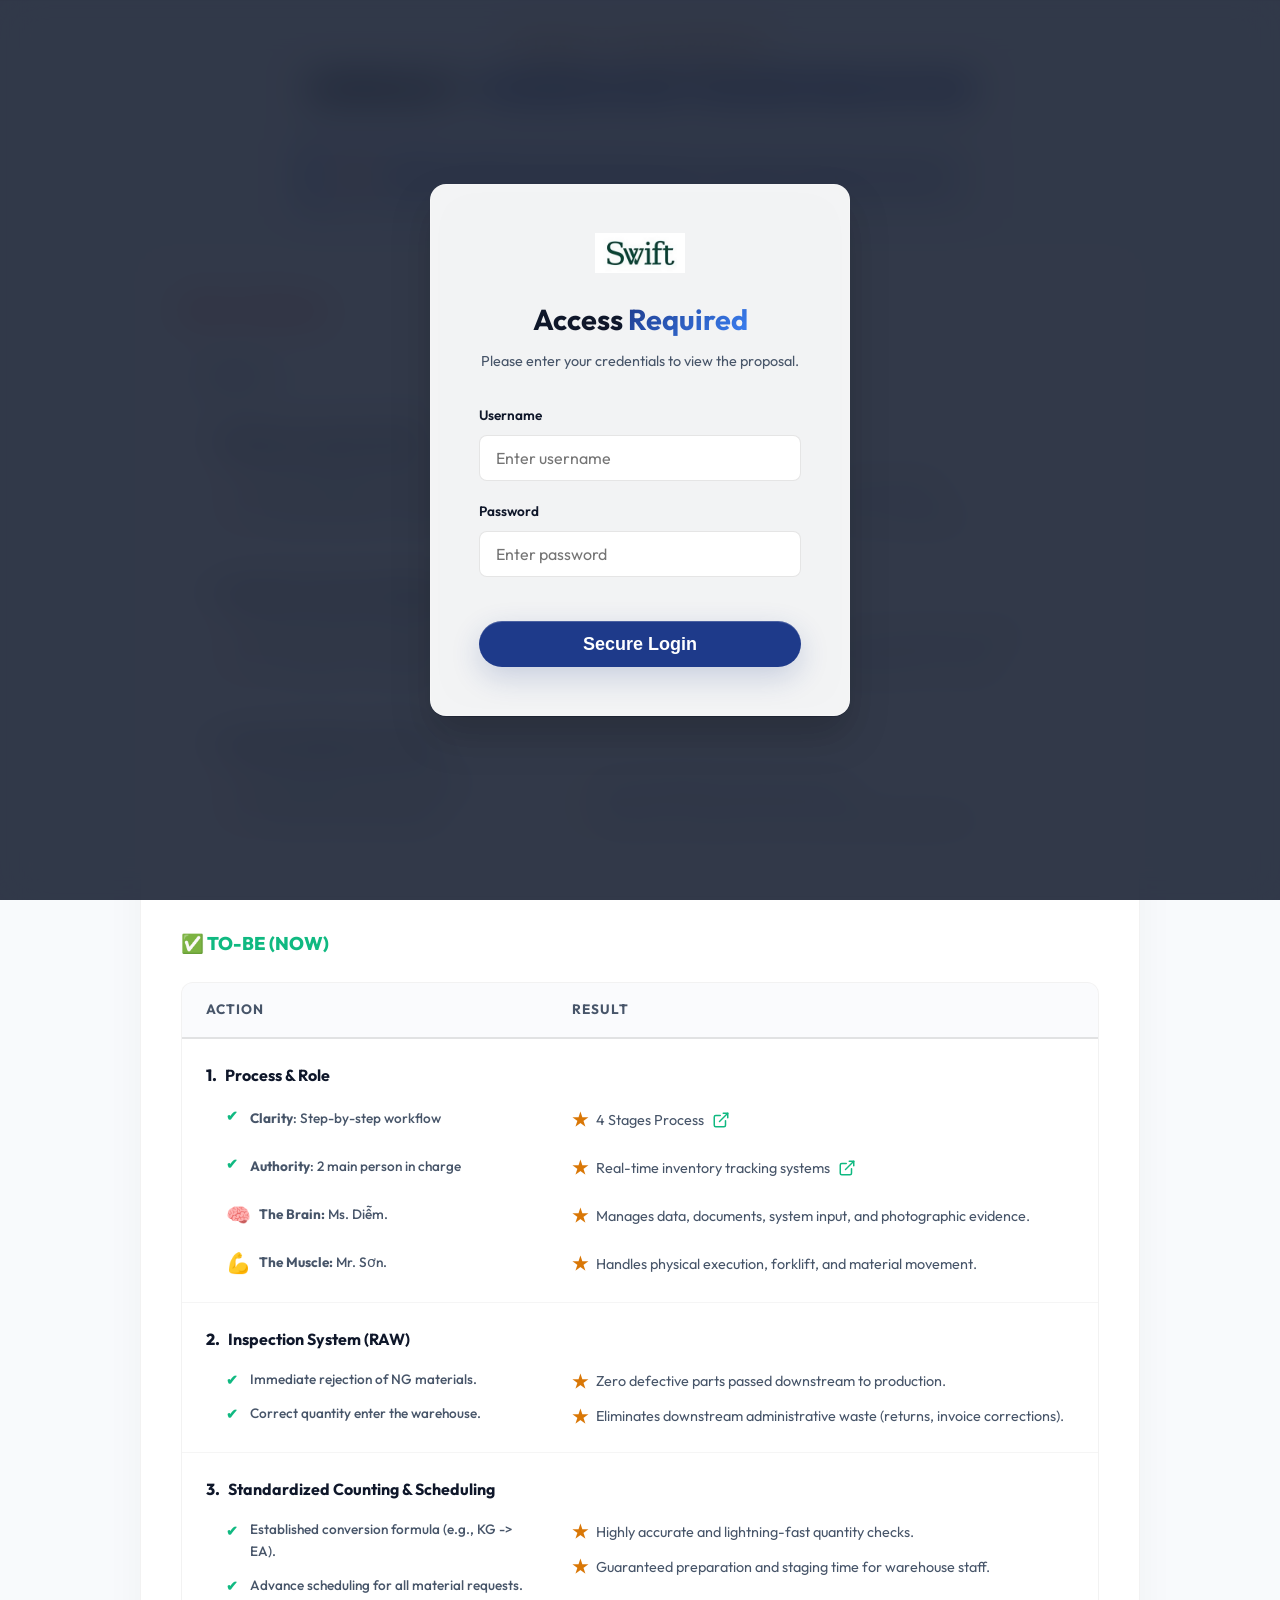
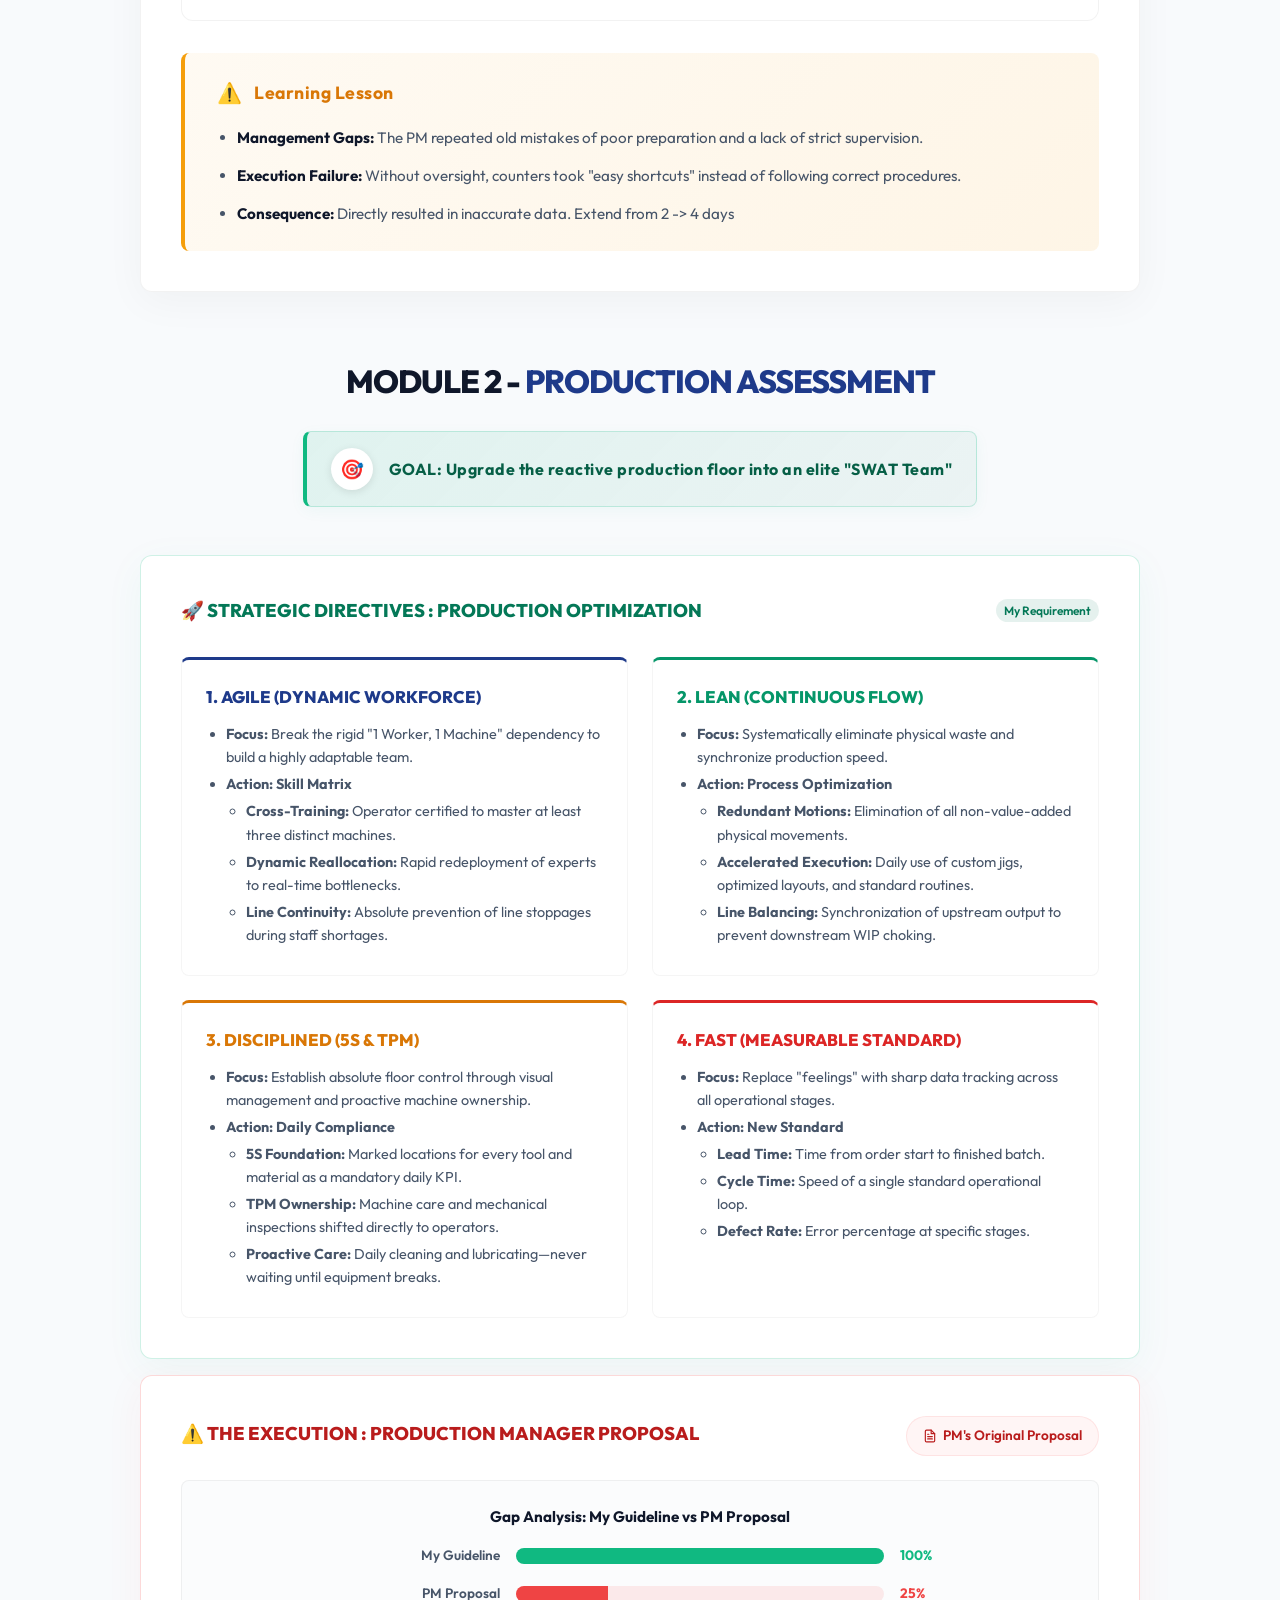
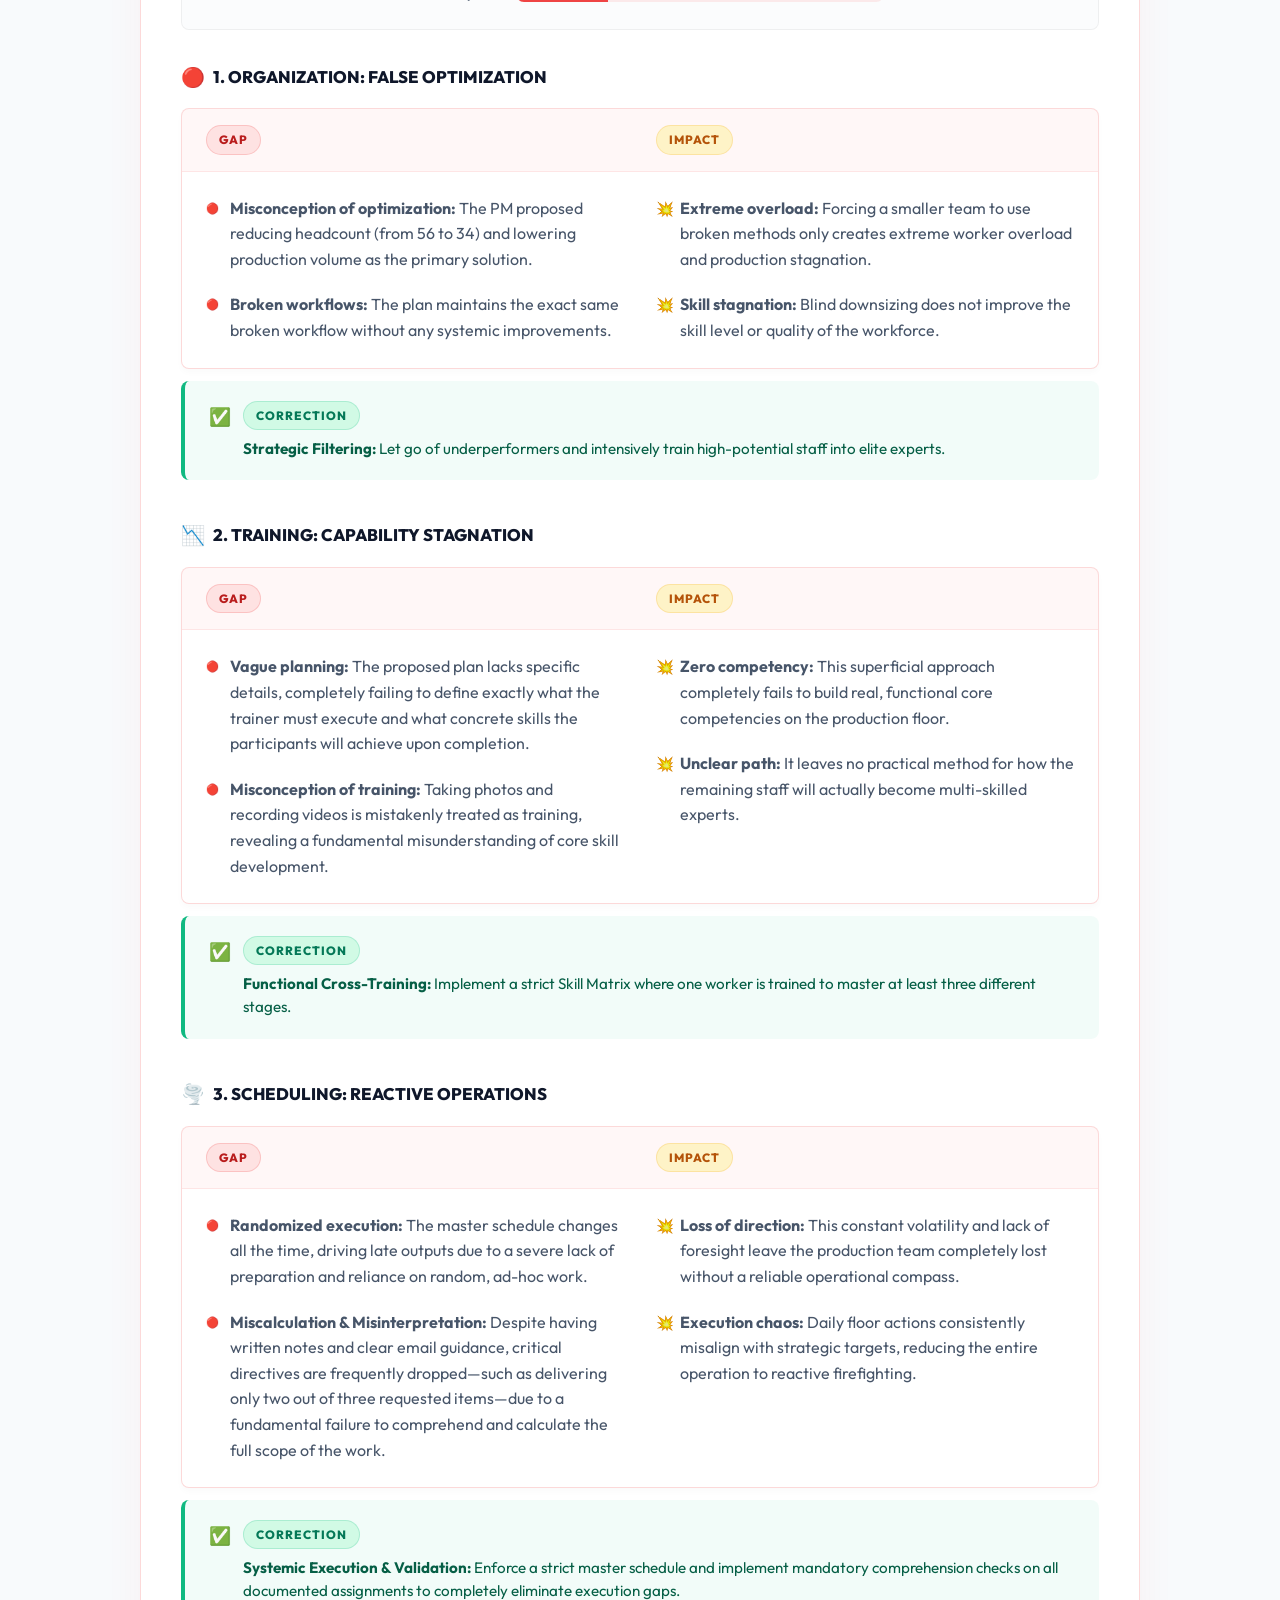
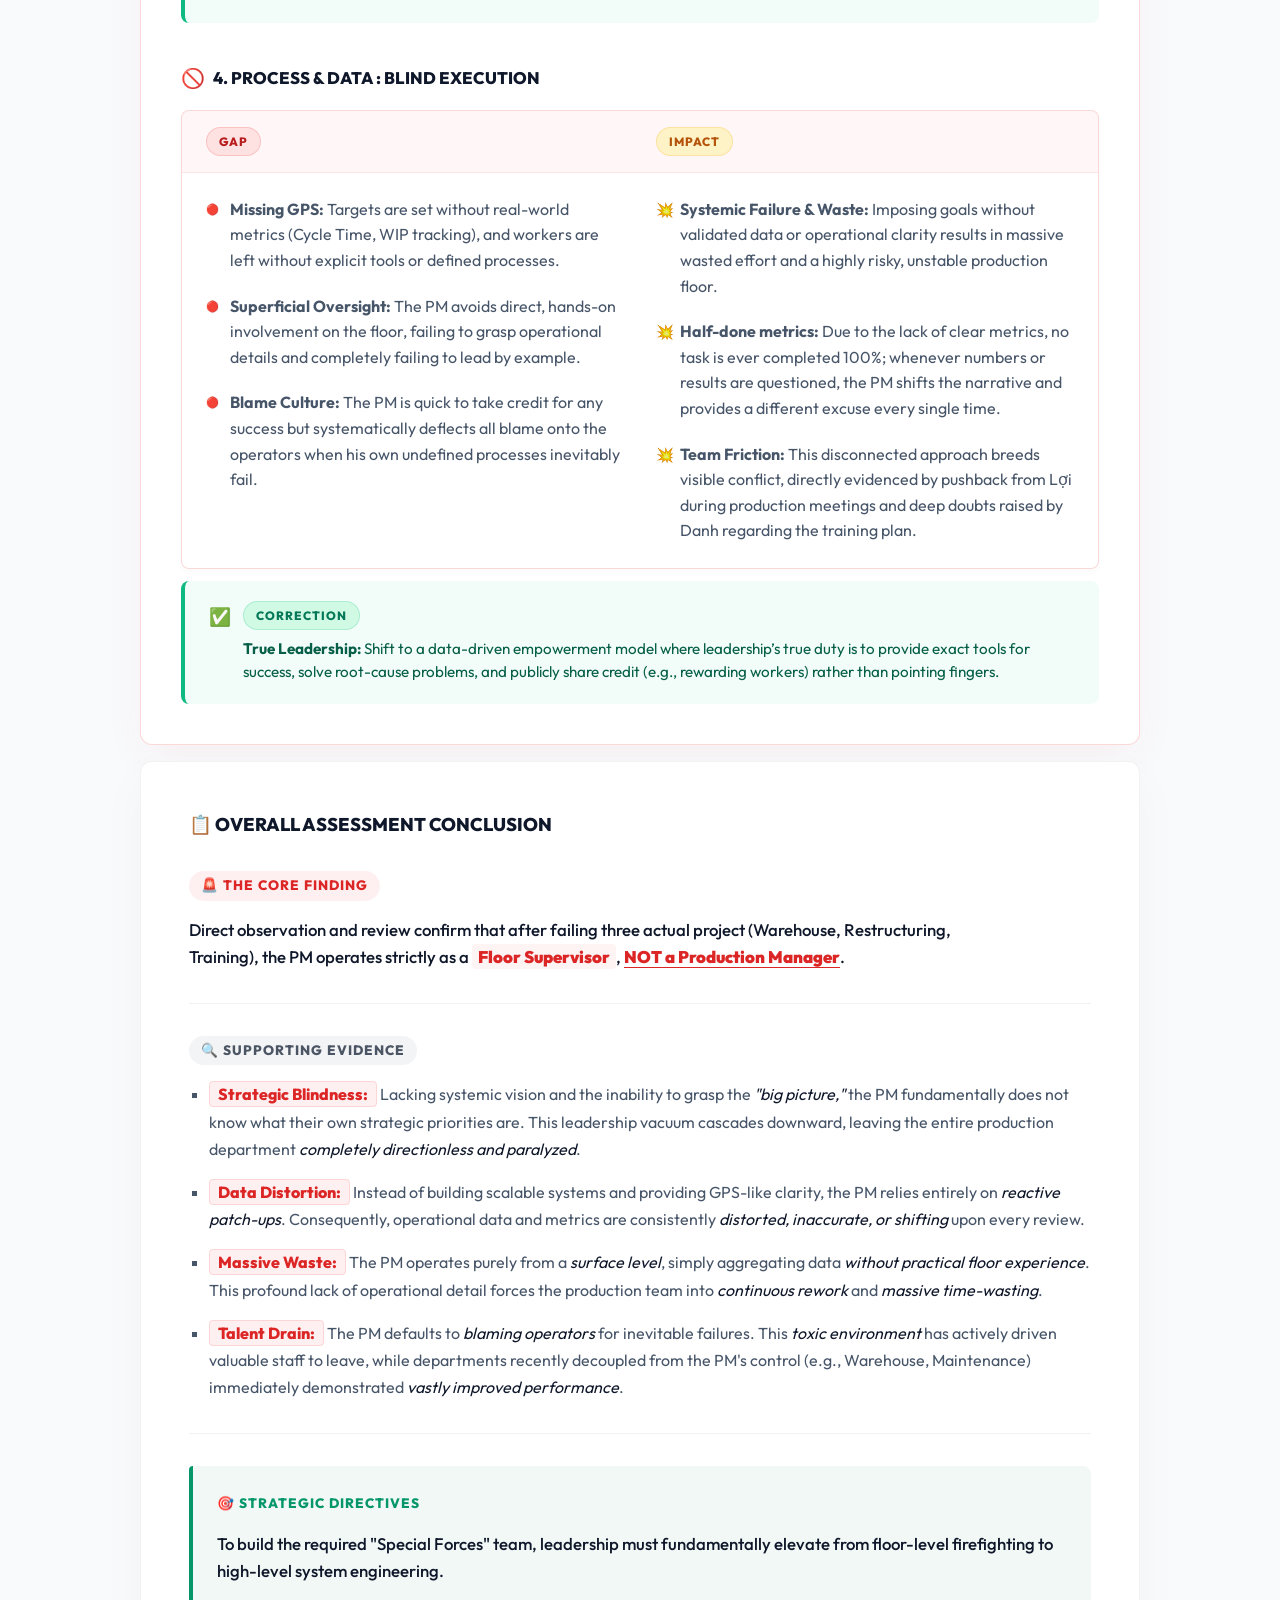
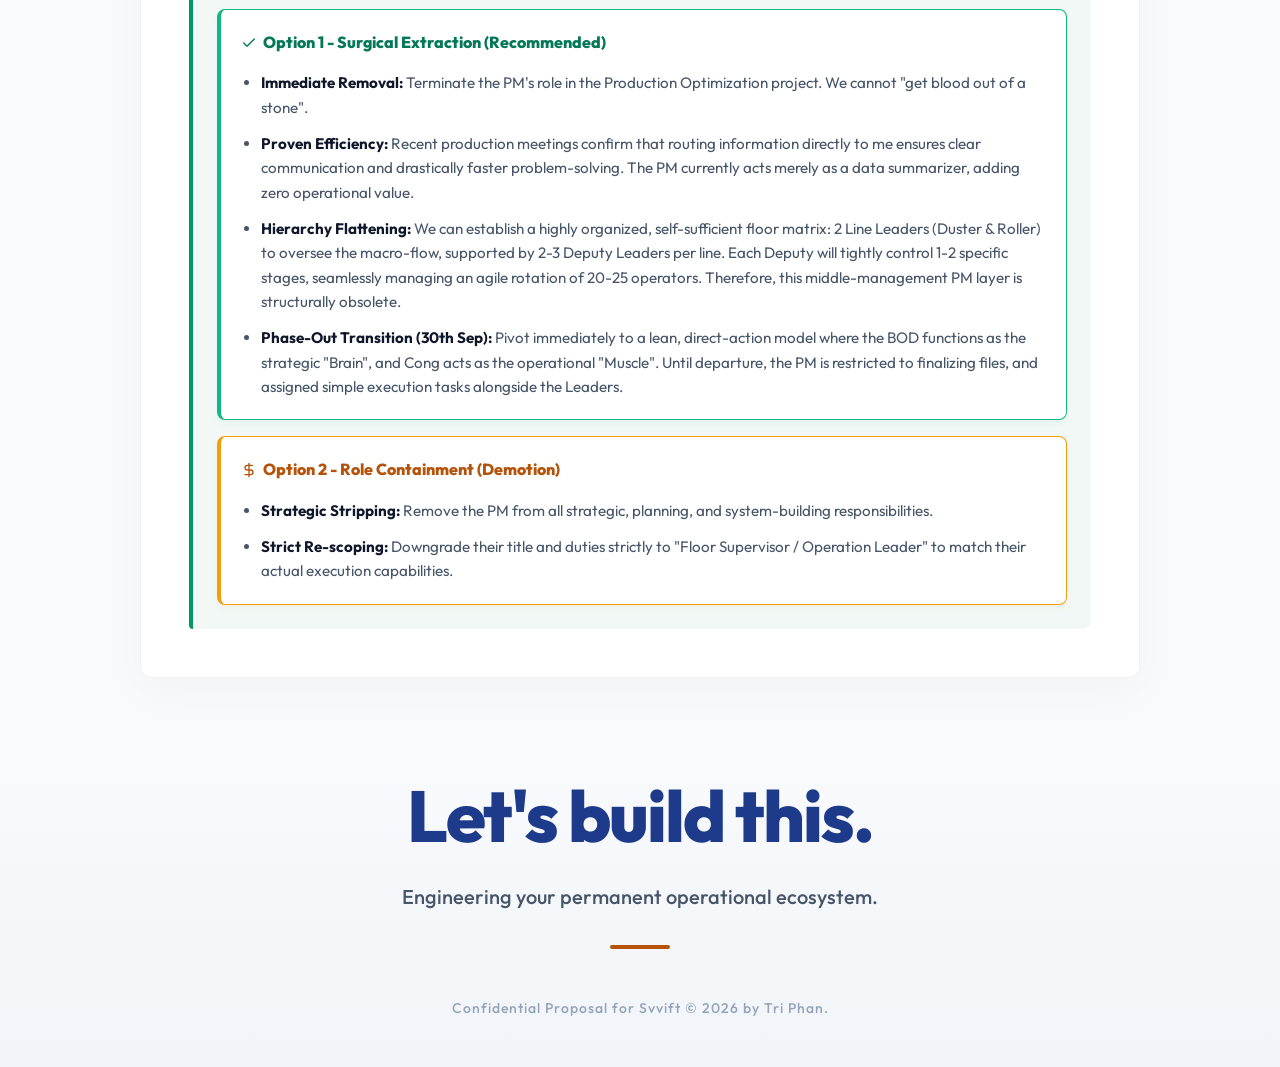
<file: index.html>
<!DOCTYPE html>
<html lang="en">
<head>
    <meta charset="UTF-8">
    <meta name="viewport" content="width=device-width, initial-scale=1.0">
    <title>Svvift Proposal | A Legacy System</title>
    <meta name="description" content="A 3-Phase Adaptive Roadmap and Risk-Free Solution for Svvift. Prepared for Ms. Fay & Mr. Scot.">
    
    <!-- Google Fonts: Outfit -->
    <link rel="preconnect" href="https://fonts.googleapis.com">
    <link rel="preconnect" href="https://fonts.gstatic.com" crossorigin>
    <link href="https://fonts.googleapis.com/css2?family=Outfit:wght@300;400;500;600;700;800&display=swap" rel="stylesheet">
    
    <link rel="stylesheet" href="styles.css">
</head>
<body>
    <!-- Login Overlay -->
    <div id="login-overlay" class="login-overlay">
        <div class="login-card glass-card">
            <div class="login-header">
                <img src="logo.png" alt="Svvift Logo" class="login-logo">
                <h2>Access <span class="gradient-text">Required</span></h2>
                <p>Please enter your credentials to view the proposal.</p>
            </div>
            <form id="login-form">
                <div class="input-group">
                    <label for="username">Username</label>
                    <input type="text" id="username" autocomplete="off" required placeholder="Enter username">
                </div>
                <div class="input-group">
                    <label for="password">Password</label>
                    <input type="password" id="password" required placeholder="Enter password">
                </div>
                <div id="login-error" class="login-error" style="display: none; color: #EF4444; font-size: 0.85rem; margin-top: 0.5rem; text-align: left;">Invalid credentials. Please try again.</div>
                <button type="submit" class="cta-button" style="width: 100%; margin-top: 1.5rem; padding: 0.8rem; border: none; cursor: pointer;">Secure Login</button>
            </form>
        </div>
    </div>
    
    <div id="main-content-wrapper" style="display: none;">
    <!-- Background Elements -->
    <div class="bg-gradient"></div>
    <div class="bg-glow"></div>

    <!-- Navigation -->
    <nav class="navbar">
        <div class="nav-content">
            <div class="logo">
                <img src="logo.png" alt="Svvift Logo" class="logo-img">
                The <span>Proposal</span>
            </div>
            <div class="nav-links">
                <a href="#hero" class="nav-home-btn">
                    <svg viewBox="0 0 24 24" width="16" height="16" stroke="currentColor" stroke-width="2.5" fill="none" style="margin-right: 4px;"><path d="M3 9l9-7 9 7v11a2 2 0 0 1-2 2H5a2 2 0 0 1-2-2z"/><polyline points="9 22 9 12 15 12 15 22"/></svg>
                    Home
                </a>
                <a href="dashboard.html" class="nav-demo-btn">Demo</a>
            </div>
        </div>
    </nav>

    <!-- Hero Section -->
    <header class="hero" id="hero">
        <!-- Abstract Glowing Orbs -->
        <div class="hero-glow hero-glow-1"></div>
        <div class="hero-glow hero-glow-2"></div>
        
        <div class="hero-content fade-in-up">
            <div class="hero-badge">
                <span class="pulse-dot"></span>
                Ms. Fay & Mr. Scot
            </div>
            <h1 class="hero-title">Manufacturing <br><span class="gradient-text">Execution Systems</span></h1>
            <p class="hero-subtitle">Comprehensive diagnostic and system implementation driving 100% adherence and establishing total factory autonomy.</p>
            <div class="hero-interactive-menu">
                <div class="hero-actions">
                    <button class="cta-button-phase active" data-phase="phase1">
                        Phase I
                    </button>
                    <button class="cta-button-phase" data-phase="phase2">
                        Phase II
                    </button>
                    <button class="cta-button-phase" data-phase="phase3">
                        Phase III
                    </button>
                </div>
                <div class="phase-navigator-container">
                    <div class="phase-navigator active" id="nav-phase1">
                        <a href="#experience" class="nav-chip">Concept</a>
                        <a href="#options" class="nav-chip">Roadmap</a>
                        <a href="#option1" class="nav-chip">Investment</a>
                        <a href="#blueprint" class="nav-chip">Blueprint</a>
                    </div>
                    <div class="phase-navigator" id="nav-phase2">
                        <a href="#phase2-survey" class="nav-chip">Survey</a>
                        <a href="#phase2-interview" class="nav-chip">Interview</a>
                        <a href="#phase2-actionplan" class="nav-chip">New Boat</a>
                        <a href="#phase2-execution" class="nav-chip">Execution</a>
                    </div>
                    <div class="phase-navigator" id="nav-phase3">
                        <a href="#phase3-warehouse" class="nav-chip">Warehouse</a>
                        <a href="#phase3-production" class="nav-chip">Production</a>
                    </div>
                </div>
            </div>
        </div>
    </header>

    <main class="bento-layout-main">
        <!-- Premium Experience Bento Section -->
        <section class="section bento-section" id="experience">
            <div class="section-container">
                <div class="philosophy-layout">
                    <!-- Left Side: Content -->
                    <div class="philosophy-content reveal">
                        <div class="section-header" style="text-align: left; margin-bottom: 3rem;">
                            <h2 class="section-title">Executive <span class="accent-text" style="position: relative; display: inline-block;">Experience<svg style="position: absolute; bottom: -8px; left: 0; width: 100%; height: 12px; opacity: 0.5;" viewBox="0 0 100 12" preserveAspectRatio="none"><path d="M0 8 Q 50 -4 100 8" stroke="var(--accent-primary)" stroke-width="6" fill="none" stroke-linecap="round"/></svg></span></h2>
                        </div>

                        <div class="philosophy-cards">
                            <div class="ph-card glass-card">
                                <div class="ph-icon">
                                    <svg viewBox="0 0 24 24" fill="none" stroke="currentColor" stroke-width="2"><path d="M22 11.08V12a10 10 0 1 1-5.93-9.14"></path><polyline points="22 4 12 14.01 9 11.01"></polyline></svg>
                                </div>
                                <div class="ph-text">
                                    <h4>Industrial Systems Architect & Entrepreneur</h4>
                                    <p>Engineered end-to-end operational solutions, including digitized SOPs, ISO compliance frameworks, and custom digital workspace software for factory environments.</p>
                                </div>
                            </div>

                            <div class="ph-card glass-card">
                                <div class="ph-icon">
                                    <svg viewBox="0 0 24 24" fill="none" stroke="currentColor" stroke-width="2"><path d="M17 21v-2a4 4 0 0 0-4-4H5a4 4 0 0 0-4 4v2"></path><circle cx="9" cy="7" r="4"></circle><path d="M23 21v-2a4 4 0 0 0-3-3.87"></path><path d="M16 3.13a4 4 0 0 1 0 7.75"></path></svg>
                                </div>
                                <div class="ph-text">
                                    <h4>Factory Operations Director</h4>
                                    <p>Commanded a high-precision automotive component facility with a 200+ floor workforce, driving production standards for global tier-1 brands (Toyota & Hyundai).</p>
                                </div>
                            </div>

                            <div class="ph-highlight-card">
                                <div class="ph-highlight-header">
                                    <span style="color:#F59E0B; margin-right: 8px;">💡</span> <span class="highlight-label">THE GROUND TRUTH</span>
                                </div>
                                <p class="ph-highlight-text">
                                    The answer is <span style="color: #DC2626;">never a thick manual SOP</span> on paper. Ultimate success hinges on: <strong>Execution & Adherence</strong> and the ability to <strong>continuously evolve</strong> to match ongoing changes.
                                </p>
                            </div>
                        </div>
                    </div>

                    <!-- Right Side: Image Card -->
                    <div class="philosophy-image-card reveal delay-1">
                        <div class="ph-image-wrapper">
                            <div class="ph-image-badge">THE ULTIMATE GOAL</div>
                            <h3 class="ph-image-text">
                                "Building a self-sustaining ecosystem that guarantees long-term compliance and true <span class="accent-text-light">Control Without Involvement.</span>"
                            </h3>
                        </div>
                    </div>
                </div>
            </div>
        </section>

        <!-- The 3-Phase Adaptive Roadmap Node -->
        <!-- Proposal Options Section -->
        <section class="section options-section" id="options">
            <div class="section-container">
                <div class="section-header text-center reveal" id="options-header">
                    <p class="section-meta">Long-term Proposal</p>
                    <h2 class="section-title">The Proposal <span class="accent-text">Options</span></h2>
                </div>

                <!-- Phase 1 Common Block -->
                <div class="phase-one-block glass-card reveal delay-1" id="phase1-roadmap-block" style="margin-bottom: 1.5rem; padding-bottom: 2rem;">
                    <div class="phase-one-badge">PHASE 1</div>
                    <h3 style="margin-bottom: 0.25rem;">The Blue Print</h3>
                    <div style="font-size: 0.9rem; font-weight: 700; color: var(--accent-primary); letter-spacing: 1px; text-transform: uppercase; margin-bottom: 0.5rem;">Duration: 4 Weeks</div>
                    <p style="margin-bottom: 0.5rem;">A rigorous foundational phase designed to decode your current manufacturing complexities, map existing workflows, and architect a robust operational framework that scales.</p>
                    <ul class="opt-features" style="text-align: left; max-width: 650px; margin: 0 auto;">
                        <li><strong>The Deliverable:</strong> A comprehensive Operational Audit Report and a finalized set of Digital SOPs tailored for your precision manufacturing.</li>
                        <li><strong>The Approach:</strong> Deep-dive factory floor observation, process mapping, and eliminating procedural bottlenecks.</li>
                    </ul>
                </div>
                
                <div id="roadmap-connector-line" style="width: 2px; height: 1.5rem; background: var(--accent-primary); margin: 0 auto; opacity: 0.5;"></div>

                <!-- Phase 2 Common Block -->
                <div class="phase-one-block glass-card reveal delay-1" id="phase2-roadmap-block" style="margin-bottom: 3rem; background: var(--text-primary); color: white;">
                    <div class="phase-one-badge" style="background: rgba(255,255,255,0.15); color: #fff;">PHASE 2</div>
                    <h3 style="color: white; margin-bottom: 0.25rem;">Execution</h3>
                    <div style="font-size: 0.9rem; font-weight: 700; color: #38BDF8; letter-spacing: 1px; text-transform: uppercase; margin-bottom: 0.5rem;">Duration: 4 Weeks</div>
                    <p style="color: rgba(255,255,255,0.85); margin-bottom: 0; max-width: 650px; margin-inline: auto;">Translating the Blueprint into operational reality. Depending on your 2026 vision and required level of involvement, we execute through one of the two dedicated pathways below.</p>
                </div>

                <div class="branch-connector reveal delay-1" id="options-branch-connector"></div>

                <div class="options-grid">
                    <!-- Option 1 -->
                    <div class="option-card glass-card reveal delay-1" id="option1">
                        <div class="opt-header">
                            <span class="opt-label">OPTION 1</span>
                            <h3>The System Builder</h3>
                            <p class="opt-subtitle">Manufacturing Execution System (MES)</p>
                        </div>
                        <div class="opt-body">
                            <p class="body-text-sm">Engineered strategically for founders who choose to retain direct operational command and high-level management of their facility, yet require an elite, enterprise-grade technological framework to monitor, audit, and direct the factory floor from anywhere.</p>
                            <ul class="opt-features">
                                <li style="line-height: 1.5;"><strong>The Deliverable:</strong> A bespoke Manufacturing Execution System (MES) Web Application deployed directly onto the production floor to eliminate operational blind spots.</li>
                                <li style="line-height: 1.5;"><strong>The Strategy:</strong> I architect the operational engine through dynamic SOPs, engineer the custom software, train your local team for standalone compliance before executing a structured transition out.</li>
                            </ul>

                            <div class="pros-cons-box" style="margin: 0.5rem 0 2rem 0; padding: 1.5rem; background: rgba(30,58,138,0.03); border-radius: 8px; border: 1px solid rgba(0,0,0,0.05);">
                                <div style="margin-bottom: 1.25rem;">
                                    <strong style="color: #059669; display: flex; align-items: center; gap: 8px;"><svg width="16" height="16" viewBox="0 0 24 24" fill="none" stroke="currentColor" stroke-width="3"><path d="M20 6L9 17l-5-5"/></svg> Advantages</strong>
                                    <ul style="font-size: 0.95rem; margin-top: 0.35rem; margin-bottom: 0; padding-left: 1.25rem; color: var(--text-secondary); line-height: 1.6;">
                                        <li style="margin-bottom: 0.35rem;"><strong>Maintain Leadership:</strong> Owners maintain absolute, unmediated command and data transparency from anywhere in the world.</li>
                                        <li style="margin-bottom: 0.35rem;"><strong>Real-Time Production & Output Tracking:</strong> Replaces human guesswork with systematic, data-driven remote management.</li>
                                        <li><strong>Clear workflow:</strong> Eradicates manual, slow logbooks and translation lag by embedding digitized workflows straight into local team workstations.</li>
                                    </ul>
                                </div>
                                <div>
                                    <strong style="color: #DC2626; display: flex; align-items: center; gap: 8px;"><svg width="16" height="16" viewBox="0 0 24 24" fill="none" stroke="currentColor" stroke-width="3"><path d="M18 6L6 18M6 6l12 12"/></svg> Disadvantages</strong>
                                    <ul style="font-size: 0.95rem; margin-top: 0.35rem; margin-bottom: 0; padding-left: 1.25rem; color: var(--text-secondary); line-height: 1.6;">
                                        <li style="margin-bottom: 0.35rem;"><strong>Active Remote Enforcement:</strong> Requires the remote ownership team to consistently monitor daily metrics to enforce operational standards.</li>
                                        <li style="margin-bottom: 0.35rem;"><strong>Static Software Scope:</strong> Fixed to finalized development workflows. Future process modifications, regulatory updates, or custom feature requests will incur separate development fees.</li>
                                        <li><strong>Ongoing IT Fees:</strong> Subject to ongoing cloud infrastructure hosting and standard system maintenance fees.</li>
                                    </ul>
                                </div>
                            </div>
                            
                            <div class="risk-free-box light-box" style="margin-top: 0; display: flex; flex-direction: column;">
                                <div style="display: flex; justify-content: space-between; align-items: baseline; margin-bottom: 1.5rem; flex-wrap: wrap; gap: 1rem;">
                                    <h4 style="margin-bottom: 0; font-weight: 500;">Risk-Free Structure</h4>
                                    <span style="color: var(--accent-primary); font-size: 1.15rem; font-weight: bold;">160M ₫ <span style="font-size: 0.9rem; opacity: 0.8; font-weight: 600;">($6k)</span></span>
                                </div>
                                <div class="rf-tier">
                                    <span class="rf-percent">20%</span>
                                    <div class="rf-text" style="width: 100%;">
                                        <strong style="display: flex; justify-content: space-between; align-items: baseline; flex-wrap: wrap; gap: 0.5rem;">
                                            <span>Project Kickoff</span>
                                            <span style="color: var(--accent-primary); font-size: 1.1rem;">32M ₫ <span style="font-size: 0.9rem; opacity: 0.8; font-weight: 600;">($1.2k)</span></span>
                                        </strong>
                                        <span style="display: block; margin-top: 0.25rem; font-weight: normal; color: var(--text-secondary);">Initial launch diagnostics process.</span>
                                    </div>
                                </div>
                                <div class="rf-tier">
                                    <span class="rf-percent">40%</span>
                                    <div class="rf-text" style="width: 100%;">
                                        <strong style="display: flex; justify-content: space-between; align-items: baseline; flex-wrap: wrap; gap: 0.5rem;">
                                            <span>Week 5 : Phase 2 Execution</span>
                                            <span style="color: var(--accent-primary); font-size: 1.1rem;">64M ₫ <span style="font-size: 0.9rem; opacity: 0.8; font-weight: 600;">($2.4k)</span></span>
                                        </strong>
                                        <span style="display: block; margin-top: 0.25rem; font-weight: normal; color: var(--text-secondary);">Upon delivery of the completed SOP blueprint.</span>
                                    </div>
                                </div>
                                <div class="rf-tier highlight">
                                    <span class="rf-percent">40%</span>
                                    <div class="rf-text" style="width: 100%;">
                                        <strong style="display: flex; justify-content: space-between; align-items: baseline; flex-wrap: wrap; gap: 0.5rem;">
                                            <span>Performance Gate</span>
                                            <span style="color: var(--accent-secondary); font-size: 1.1rem;">64M ₫ <span style="font-size: 0.9rem; opacity: 0.8; font-weight: 600;">($2.4k)</span></span>
                                        </strong>
                                        <span style="display: block; margin-top: 0.25rem; font-weight: normal; color: var(--text-secondary);">ONLY after the real-time MES run successfully</span>
                                    </div>
                                </div>
                            </div>
                            <div class="opt-footer">
                                <strong>The "Efficiency" Principle</strong><br>Zero long-term cost: A premium system builder should cost you nothing. The efficiency created will fund the rate.
                            </div>
                        </div>
                    </div>

                    <!-- Option 2 -->
                    <div class="option-card accent-glass reveal delay-2">
                        <div class="opt-header">
                            <span class="opt-label text-white" style="background: rgba(255,255,255,0.2);">OPTION 2</span>
                            <h3 class="text-white">The Partner</h3>
                            <p class="opt-subtitle text-white opacity-80">Managing Deputy Director (Full time)</p>
                        </div>
                        <div class="opt-body">
                            <p class="body-text-sm text-white opacity-90">As an on-the-ground executive with an owner’s mindset, developer capabilities, and industrial expertise, I partner directly with you to build an adaptive operational foundation—executing your goals to secure absolute freedom.</p>
                            <ul class="opt-features text-white">
                                <li style="line-height: 1.5;"><strong>The Deliverable:</strong> Absolute operational stabilization, a systematic executive handover window, and a fully optimized factory floor executing under strict accountability metrics.</li>
                                <li style="line-height: 1.5;"><strong>The Strategy:</strong> Deploy an intensive operational audit to map current workflows, optimize processes, and unlock raw material and freight bottlenecks. Simultaneously step into full-time local leadership to absorb daily operational tasks</li>
                            </ul>

                            <div class="pros-cons-box" style="margin: 0.5rem 0 2rem 0; padding: 1.5rem; background: rgba(255,255,255,0.06); border-radius: 8px; border: 1px solid rgba(255,255,255,0.1);">
                                <div style="margin-bottom: 1.25rem;">
                                    <strong style="color: #34D399; display: flex; align-items: center; gap: 8px;"><svg width="16" height="16" viewBox="0 0 24 24" fill="none" stroke="currentColor" stroke-width="3"><path d="M20 6L9 17l-5-5"/></svg> Advantages</strong>
                                    <ul style="font-size: 0.95rem; margin-top: 0.35rem; margin-bottom: 0; padding-left: 1.25rem; color: rgba(255,255,255,0.85); line-height: 1.6;">
                                        <li style="margin-bottom: 0.35rem;"><strong>Industrial Leadership & Owner Mindset:</strong> Deep expertise in heavy manufacturing, worker psychology, and multicultural dynamics between ANZ leadership and Vietnamese labor—delivering the precise high-level metrics required for absolute remote peace of mind.</li>
                                        <li style="margin-bottom: 0.35rem;"><strong>Built-In Developer Capability:</strong> I personally architect, code, and deploy your custom MES and Live Dashboards, completely eliminates the cost, friction, and risks of an external IT agency.</li>
                                        <li><strong>Living System Adaptation:</strong> SOPs and software never stay static. I deliver continuous, live upgrades to instantly adapt to shifting Vietnamese laws, market volatility, and floor realities—with zero extra fees.</li>
                                    </ul>
                                </div>
                                <div>
                                    <strong style="color: #F87171; display: flex; align-items: center; gap: 8px;"><svg width="16" height="16" viewBox="0 0 24 24" fill="none" stroke="currentColor" stroke-width="3"><path d="M18 6L6 18M6 6l12 12"/></svg> Disadvantages</strong>
                                    <ul style="font-size: 0.95rem; margin-top: 0.35rem; margin-bottom: 0; padding-left: 1.25rem; color: rgba(255,255,255,0.85); line-height: 1.6;">
                                        <li style="margin-bottom: 0.35rem;"><strong>OpEx Commitment:</strong> Requires a long-term executive payroll allocation (Base Salary + Performance-Driven Incentives).</li>
                                        <li><strong>Strategic Alignment:</strong> Requires high-level trust and a structured executive reporting cadence between the Board and local leadership.</li>
                                    </ul>
                                </div>
                            </div>
                            <div class="risk-free-box dark-box" style="margin-top: 0; display: flex; flex-direction: column;">
                                <h4 class="text-white" style="margin-bottom: 1.5rem; font-weight: 500;">Risk-Free Structure</h4>
                                
                                <div class="rf-tier" style="border-bottom-color: rgba(255,255,255,0.1);">
                                    <div style="min-width: 40px; display: flex; align-items: flex-start; padding-top: 0.1rem;">
                                        <svg width="24" height="24" viewBox="0 0 24 24" fill="none" stroke="#F87171" stroke-width="2" stroke-linecap="round" stroke-linejoin="round" style="filter: drop-shadow(0 0 8px rgba(248,113,113,0.3));"><path d="M12 22s8-4 8-10V5l-8-3-8 3v7c0 6 8 10 8 10z"/></svg>
                                    </div>
                                    <div class="rf-text" style="width: 100%;">
                                        <strong style="display: flex; justify-content: space-between; align-items: baseline; flex-wrap: wrap; gap: 0.5rem; color: white;">
                                            <span>Trial Period <span style="opacity: 0.6; font-size: 0.9rem; font-weight: 500;">(2 Months)</span></span>
                                            <span style="color: #F87171; font-size: 1.15rem;">55M ₫ <span style="font-size: 0.9rem; opacity: 0.8; font-weight: 600;">($2k) / mo</span></span>
                                        </strong>
                                        <span style="display: block; margin-top: 0.25rem; font-weight: normal; color: rgba(255,255,255,0.7); font-size: 0.95rem;">Stop any time. No questions asked.</span>
                                    </div>
                                </div>
                                
                                <div class="rf-tier" style="border-bottom-color: rgba(255,255,255,0.1);">
                                    <div style="min-width: 40px; display: flex; align-items: flex-start; padding-top: 0.1rem;">
                                        <svg width="24" height="24" viewBox="0 0 24 24" fill="none" stroke="#34D399" stroke-width="2" stroke-linecap="round" stroke-linejoin="round" style="filter: drop-shadow(0 0 8px rgba(52,211,153,0.3));"><path d="M22 11.08V12a10 10 0 1 1-5.93-9.14"></path><polyline points="22 4 12 14.01 9 11.01"></polyline></svg>
                                    </div>
                                    <div class="rf-text" style="width: 100%;">
                                        <strong style="display: flex; justify-content: space-between; align-items: baseline; flex-wrap: wrap; gap: 0.5rem; color: white;">
                                            <span>Official <span style="opacity: 0.6; font-size: 0.9rem; font-weight: 500;">(3rd Month Onward)</span></span>
                                            <span style="color: #34D399; font-size: 1.15rem;">90M ₫ <span style="font-size: 0.9rem; opacity: 0.8; font-weight: 600;">($3.3k) / mo</span></span>
                                        </strong>
                                        <div style="display: flex; justify-content: space-between; margin-top: 0.25rem; color: rgba(255,255,255,0.7); font-size: 0.95rem;">
                                            <span style="font-weight: 400;">1 year contract</span>
                                            <span style="color: #34D399; font-weight: 600;">+ Bonus (KPI)</span>
                                        </div>
                                    </div>
                                </div>

                                <div class="rf-tier highlight">
                                    <div style="min-width: 40px; display: flex; align-items: flex-start; padding-top: 0.1rem;">
                                        <svg width="24" height="24" viewBox="0 0 24 24" fill="none" stroke="#38BDF8" stroke-width="2" stroke-linecap="round" stroke-linejoin="round" style="filter: drop-shadow(0 0 8px rgba(56,189,248,0.3));"><polygon points="12 2 15.09 8.26 22 9.27 17 14.14 18.18 21.02 12 17.77 5.82 21.02 7 14.14 2 9.27 8.91 8.26 12 2"></polygon></svg>
                                    </div>
                                    <div class="rf-text" style="width: 100%;">
                                        <strong style="display: flex; justify-content: space-between; align-items: baseline; flex-wrap: wrap; gap: 0.5rem; color: white;">
                                            <span>Partnership Guarantee</span>
                                            <span style="color: #38BDF8; font-size: 0.95rem; text-transform: uppercase; letter-spacing: 1px; margin-top: 0.15rem;">Long-Term</span>
                                        </strong>
                                        <span style="display: block; margin-top: 0.25rem; font-weight: normal; color: rgba(255,255,255,0.7); font-size: 0.95rem; line-height: 1.5;">Continuous optimization and long-term scale</span>
                                    </div>
                                </div>
                            </div>     </div>
                            <div class="opt-footer text-white">
                                <strong>The "One Thing" Focus</strong><br>Absolute 100% Commitment: Full divestment from Torasung to ensure zero conflict of interest, and build a legacy system here.
                            </div>
                        </div>
                    </div>
                </div>
            <!-- </div> removed -->
        </section>
        
        <!-- Blueprint Process Section -->
        <section class="section blueprint-section" id="blueprint" style="background-color: var(--bg-surface); padding: 5rem 0;">
            <div class="section-container">
                <div class="section-header" style="text-align: left; display: flex; flex-direction: column; gap: 0.5rem; max-width: 1000px; margin-inline: auto;">
                    <div>
                        <p class="section-meta" style="margin-bottom: 0.5rem;">PHASE I: THE BLUEPRINT</p>
                        <h2 class="section-title" style="margin: 0;">The Blueprint <span class="accent-text">Architecture</span></h2>
                    </div>
                    
                    <div class="bp-objective" style="margin-top: 0.25rem; max-width: 900px;">
                        <strong style="color: #059669; display: inline-block; margin-right: 0.5rem; letter-spacing: 1px; font-size: 0.95rem; text-transform: uppercase;">Objective:</strong>
                        <span style="font-size: 1.1rem; line-height: 1.6; color: var(--text-secondary); font-weight: 500;">
                            Establish a high-efficiency management process with absolute role clarity, eliminate operational delays and setup unreadiness, and deploy a standardized framework for <span style="color: var(--accent-primary); font-weight: 800;">Control Without Involvement</span>.
                        </span>
                    </div>
                </div>
                   <div class="blueprint-process-container reveal delay-1" style="margin-top: 3rem; max-width: 1000px; margin-inline: auto;">
                    
                    <!-- Tab Navigation (The Timeline) -->
                    <div class="bp-tabs-nav" style="display: flex; align-items: center; justify-content: space-between; margin-bottom: 3rem; position: relative; z-index: 2;">
                        <div class="bp-tab-node active" data-tab="tab-1">
                            <div class="node-circle">01</div>
                            <span class="node-label">Deep Diagnostic</span>
                        </div>
                        <div class="bp-tab-line"></div>
                        <div class="bp-tab-node" data-tab="tab-2">
                            <div class="node-circle">02</div>
                            <span class="node-label">Bottleneck Isolation</span>
                        </div>
                        <div class="bp-tab-line"></div>
                        <div class="bp-tab-node" data-tab="tab-3">
                            <div class="node-circle">03</div>
                            <span class="node-label">System Architecture</span>
                        </div>
                        <div class="bp-tab-line"></div>
                        <div class="bp-tab-node" data-tab="tab-4">
                            <div class="node-circle">04</div>
                            <span class="node-label">The Master Plan</span>
                        </div>
                    </div>

                    <!-- Tab Panels -->
                    <div class="bp-tab-panels" style="position: relative;">
                        <!-- Step 1 Panel -->
                        <div class="bp-tab-panel active" id="tab-1">
                            <div style="background: white; border-radius: 12px; border: 1px solid rgba(0,0,0,0.05); box-shadow: 0 10px 40px rgba(0,0,0,0.04); padding: 2.5rem;">
                                <h3 style="font-size: 1.5rem; font-weight: 700; color: var(--text-primary); margin-bottom: 0.5rem;">Deep Diagnostic & Workflow Mapping</h3>
                                <p class="bp-desc" style="font-weight: 500; color: var(--text-secondary); margin-bottom: 2rem;"><strong>Scope:</strong> A rigorous on-site diagnostic to map end-to-end data lineages and measure physical material velocity across both administrative and production layers.</p>
                                
                                <div class="bp-sub-grid">
                                    <div class="bp-sub-card" style="box-shadow: none; background: var(--bg-surface);">
                                        <h5 class="bp-sub-title">Office Administration Audit</h5>
                                        <ul class="bp-bullet-list">
                                            <li><strong>Order-to-Floor Transition:</strong> Audit structural latency between contract execution and manufacturing orders to eliminate data transposition errors.</li>
                                            <li><strong>Procurement Trails:</strong> Trace purchasing workflows to isolate approval bottlenecks and lead-time inflation impacting working capital.</li>
                                            <li><strong>Information Silos:</strong> Document cross-departmental handoffs to replace fragmented communication with a centralized data architecture.</li>
                                        </ul>
                                    </div>
                                    <div class="bp-sub-card" style="box-shadow: none; background: var(--bg-surface);">
                                        <h5 class="bp-sub-title">Production Floor Assessment</h5>
                                        <ul class="bp-bullet-list">
                                            <li><strong>Production Planning:</strong> Audit order sequencing and daily scheduling to eliminate coordination gaps, unexpected downtime, and idle lag.</li>
                                            <li><strong>Job Setup & Readiness:</strong> Evaluate pre-staging protocols to ensure instructions, tools, and materials are at workstations before production begins.</li>
                                            <li><strong>Shift Productivity:</strong> Diagnose line-level micro-stops and process friction to maximize output velocity within the single-shift timeline.</li>
                                        </ul>
                                    </div>
                                </div>
                            </div>
                        </div>

                        <!-- Step 2 Panel -->
                        <div class="bp-tab-panel" id="tab-2">
                            <div style="background: white; border-radius: 12px; border: 1px solid rgba(0,0,0,0.05); box-shadow: 0 10px 40px rgba(0,0,0,0.04); padding: 2.5rem;">
                                <h3 style="font-size: 1.5rem; font-weight: 700; color: var(--text-primary); margin-bottom: 0.5rem;">Bottleneck Isolation</h3>
                                <p class="bp-desc" style="font-weight: 500; color: var(--text-secondary); margin-bottom: 2rem;"><strong>Scope:</strong> Ruthlessly expose the systemic variables, hidden structural friction, and human dependencies causing operational lag and margin erosion.</p>
                                
                                <div class="flow-diagram" style="background: var(--bg-surface); padding: 1.5rem; border-radius: 8px; border: 1px solid rgba(0,0,0,0.05); margin-bottom: 2rem; font-family: monospace; font-size: 0.85rem;">
                                    <div class="flow-row" style="display: flex; align-items: center; justify-content: center; gap: 0.5rem; margin-bottom: 0.75rem;">
                                        <div class="flow-node" style="background: white; padding: 0.5rem 1rem; border-radius: 4px; border: 1px solid rgba(0,0,0,0.1);">[Fragmented Workflows]</div>
                                        <div class="flow-arrow" style="color: var(--text-secondary); opacity: 0.5;">──&gt;</div>
                                        <div class="flow-node highlight" style="background: rgba(180,83,9,0.05); color: #B45309; padding: 0.5rem 1rem; border-radius: 4px; border: 1px solid #B45309;">[Operational Lag]</div>
                                        <div class="flow-arrow" style="color: var(--text-secondary); opacity: 0.5;">──&gt;</div>
                                        <div class="flow-node critical" style="background: rgba(220,38,38,0.05); color: #DC2626; padding: 0.5rem 1rem; border-radius: 4px; border: 1px solid #DC2626; font-weight: bold;">[Capacity Waste]</div>
                                    </div>
                                    <div class="flow-row" style="display: flex; align-items: center; justify-content: center; gap: 0.5rem;">
                                        <div class="flow-node" style="background: white; padding: 0.5rem 1rem; border-radius: 4px; border: 1px solid rgba(0,0,0,0.1);">[Manual Logs]</div>
                                        <div class="flow-arrow" style="color: var(--text-secondary); opacity: 0.5;">──&gt;</div>
                                        <div class="flow-node highlight" style="background: rgba(180,83,9,0.05); color: #B45309; padding: 0.5rem 1rem; border-radius: 4px; border: 1px solid #B45309;">[Human Error]</div>
                                        <div class="flow-arrow" style="color: var(--text-secondary); opacity: 0.5;">──&gt;</div>
                                        <div class="flow-node critical" style="background: rgba(220,38,38,0.05); color: #DC2626; padding: 0.5rem 1rem; border-radius: 4px; border: 1px solid #DC2626; font-weight: bold;">[Quality Drops]</div>
                                    </div>
                                </div>

                                <div class="bp-sub-grid">
                                    <div class="bp-sub-card" style="box-shadow: none; background: var(--bg-surface);">
                                        <h5 class="bp-sub-title">Operation & Supply Chain Friction</h5>
                                        <ul class="bp-bullet-list">
                                            <li><strong>Procurement Lags:</strong> Pinpoint the exact administrative and logistical friction causing raw material delays and supply chain friction.</li>
                                            <li><strong>Freight & Customs Friction:</strong> Isolate systemic delays in cargo clearance, freight scheduling, and off-loading logistics that derail delivery timelines.</li>
                                            <li><strong>Job Sequencing Friction:</strong> Target arbitrary changes in order prioritization that break production momentum and force unnecessary setup adjustments.</li>
                                        </ul>
                                    </div>
                                    <div class="bp-sub-card" style="box-shadow: none; background: var(--bg-surface);">
                                        <h5 class="bp-sub-title">Production Friction & Human Error</h5>
                                        <ul class="bp-bullet-list">
                                            <li><strong>Tribal Dependency:</strong> Identify critical procedures reliant on verbal instructions rather than accessible, standardized protocols.</li>
                                            <li><strong>Manual Logging Risks:</strong> Trace instances where handwritten operator logs cause data blind spots, delayed QC responses, or inventory mismatches.</li>
                                            <li><strong>Micro-Stops & Idle Time:</strong> Map root causes of line-level idle time, from uncalibrated setups to tool unreadiness at job kickoff.</li>
                                        </ul>
                                    </div>
                                </div>
                            </div>
                        </div>

                        <!-- Step 3 Panel -->
                        <div class="bp-tab-panel" id="tab-3">
                            <div style="background: white; border-radius: 12px; border: 1px solid rgba(0,0,0,0.05); box-shadow: 0 10px 40px rgba(0,0,0,0.04); padding: 2.5rem;">
                                <h3 style="font-size: 1.5rem; font-weight: 700; color: var(--text-primary); margin-bottom: 0.5rem;">System Architecture</h3>
                                <p class="bp-desc" style="font-weight: 500; color: var(--text-secondary); margin-bottom: 2rem;"><strong>Scope:</strong> Engineer the dual-engine foundation—combining dynamic procedural logic with a proprietary digital infrastructure—to lock in absolute operational governance.</p>
                                
                                <div class="bp-sub-grid">
                                    <div class="bp-sub-card" style="box-shadow: none; background: var(--bg-surface);">
                                        <h5 class="bp-sub-title">Core Operational Engine (Dynamic SOPs)</h5>
                                        <ul class="bp-bullet-list">
                                            <li><strong>Adaptive Workflows:</strong> Convert static text documents into agile, condition-based Standard Operating Procedures (SOPs) that dictate exact actions based on real-time variables.</li>
                                            <li><strong>Automated Management:</strong> Define clear, system-guided contingency paths, ensuring floor anomalies are addressed instantly at the correct management layer.</li>
                                            <li><strong>Standardized Quality:</strong> Anchor strict, non-negotiable Quality Control (QC) check-gates directly into the production sequence to stop defects at the source.</li>
                                        </ul>
                                    </div>
                                    <div class="bp-sub-card" style="box-shadow: none; background: rgba(30,58,138,0.03); border: 1px solid rgba(30,58,138,0.1);">
                                        <h5 class="bp-sub-title" style="color: #1E3A8A;">Technical System Design <span style="font-weight: 600; opacity: 0.8; font-size: 0.85em;">(Powerful Tools)</span></h5>
                                        <ul class="bp-bullet-list">
                                            <li><strong>Custom MES Architecture:</strong> Design the proprietary database schemas, logic engines, and state-machines for a Manufacturing Execution System (MES) mapped directly to your specific factory footprint.</li>
                                            <li><strong>Real-Time Dashboard:</strong> Connect Key Tracking Points to live executive dashboards for instant visibility into throughput, quality, and process variance.</li>
                                            <li><strong>Interactive SOP Execution:</strong> Deploy digital workflow validation tools that act as real-time quality gates, ensuring strict compliance and zero-defect execution.</li>
                                        </ul>
                                    </div>
                                </div>
                            </div>
                        </div>

                        <!-- Step 4 Panel -->
                        <div class="bp-tab-panel" id="tab-4">
                            <div style="background: white; border-radius: 12px; border: 1px solid rgba(0,0,0,0.05); box-shadow: 0 10px 40px rgba(0,0,0,0.04); padding: 2.5rem;">
                                <h3 style="font-size: 1.5rem; font-weight: 700; color: var(--text-primary); margin-bottom: 0.5rem;">The Master Plan</h3>
                                <p class="bp-desc" style="font-weight: 500; color: var(--text-secondary); margin-bottom: 2rem;"><strong>Scope:</strong> Present a definitive execution roadmap designed to transition the facility into a high-yield, self-sustaining asset. The Master Plan acts as the operational bridge to Phase II, ensuring the factory achieves absolute optimization across four critical pillars.</p>
                                
                                <!-- The Integrated Roadmap Matrix -->
                                <div class="roadmap-matrix" style="display: grid; grid-template-columns: 1fr 1fr; gap: 1px; background: rgba(0,0,0,0.1); border: 1px solid rgba(0,0,0,0.1); border-radius: 8px; overflow: hidden; margin-bottom: 0;">
                                    
                                    <!-- Quadrant 1 -->
                                    <div style="background: white; padding: 2rem;">
                                        <div style="text-align: center; margin-bottom: 0.5rem;">
                                            <div style="font-size: 0.75rem; text-transform: uppercase; font-weight: 800; color: var(--accent-secondary); letter-spacing: 1px; margin-bottom: 0.5rem;">Productivity Maximization</div>
                                            <div style="font-size: 1.15rem; font-weight: 700; color: var(--text-primary);">Line Stabilization</div>
                                        </div>
                                        <ul class="bp-bullet-list">
                                            <li><strong>Capacity Stabilization:</strong> Standardize cycle times across all workstations to eliminate structural bottlenecks and balance line flow.</li>
                                            <li><strong>Micro-Stop Elimination:</strong> Deploy real-time floor monitoring to instantly detect, escalate, and resolve line-level idle time before it compounds.</li>
                                            <li><strong>Throughput Acceleration:</strong> Optimize physical floor layouts and material staging to increase daily output without expanding headcount.</li>
                                        </ul>
                                    </div>

                                    <!-- Quadrant 2 -->
                                    <div style="background: white; padding: 2rem;">
                                        <div style="text-align: center; margin-bottom: 0.5rem;">
                                            <div style="font-size: 0.75rem; text-transform: uppercase; font-weight: 800; color: var(--accent-secondary); letter-spacing: 1px; margin-bottom: 0.5rem;">Roles & Responsibilities</div>
                                            <div style="font-size: 1.15rem; font-weight: 700; color: var(--text-primary);">Clear Workflow</div>
                                        </div>
                                        <ul class="bp-bullet-list">
                                            <li><strong>RACI Application:</strong> Establish absolute structural clarity. Define exactly who executes, approves, and owns every operational node from the office to the floor.</li>
                                            <li><strong>Autonomous Compliance:</strong> Shift local management from fire-fighting to systematic oversight, training floor leads to enforce strict compliance metrics independently.</li>
                                            <li><strong>Zero Personnel Dependency:</strong> Convert tribal knowledge into system-enforced workflows, securing consistent factory output regardless of staff turnover.</li>
                                        </ul>
                                    </div>

                                    <!-- Quadrant 3 -->
                                    <div style="background: white; padding: 2rem;">
                                        <div style="text-align: center; margin-bottom: 0.5rem;">
                                            <div style="font-size: 0.75rem; text-transform: uppercase; font-weight: 800; color: var(--accent-secondary); letter-spacing: 1px; margin-bottom: 0.5rem;">COGS Optimization</div>
                                            <div style="font-size: 1.15rem; font-weight: 700; color: var(--text-primary);">Yield Maximization</div>
                                        </div>
                                        <ul class="bp-bullet-list">
                                            <li><strong>Material Yield Optimization:</strong> Implement precise tracking at critical quality gates to ruthlessly eliminate raw material waste and scrap rates.</li>
                                            <li><strong>Supply Chain Cost Recovery:</strong> Eradicate procurement friction and freight penalties through standardized vendor SLAs and predictable shipping schedules.</li>
                                            <li><strong>Direct Labor Efficiency:</strong> Link direct labor hours tightly to actual production output via automated digital logging, reducing unallocated labor overhead.</li>
                                        </ul>
                                    </div>

                                    <!-- Quadrant 4 -->
                                    <div style="background: white; padding: 2rem;">
                                        <div style="text-align: center; margin-bottom: 0.5rem;">
                                            <div style="font-size: 0.75rem; text-transform: uppercase; font-weight: 800; color: var(--accent-secondary); letter-spacing: 1px; margin-bottom: 0.5rem;">Financial Protection</div>
                                            <div style="font-size: 1.15rem; font-weight: 700; color: var(--text-primary);">Margin Optimization</div>
                                        </div>
                                        <ul class="bp-bullet-list">
                                            <li><strong>Working Capital Optimization:</strong> Accelerate inventory turnover by aligning raw material intake directly with real-time floor consumption.</li>
                                            <li><strong>Total Transparency:</strong> Eliminate financial blindness. Deliver real-time cost-per-unit visibility directly to executive dashboards for proactive margin defense.</li>
                                            <li><strong>Cost Predictability & Forecasting:</strong> Stabilize the factory’s macro-financial health by converting erratic operational variables.</li>
                                        </ul>
                                    </div>

                                </div>
                            </div>
                        </div>
                    </div>
                </div>
                </div>
            <!-- </div> removed -->
        </section>
        
        <!-- Phase II: Execution & Action Plan Section -->
        <section class="section phase2-section" id="phase2-section" style="background-color: var(--bg-base); padding-top: 2rem; padding-bottom: 5rem; border-top: 1px solid rgba(0,0,0,0.05); display: none;">
            <div class="section-container">
                <div class="phase2-grid" style="max-width: 1000px; margin-inline: auto; display: flex; flex-direction: column; gap: 4rem;">
                    
                    <!-- Item 1: Survey - Interview - Observation -->
                    <div class="phase2-block-wrapper" id="phase2-survey" style="scroll-margin-top: 120px; display: flex; flex-direction: column; gap: 0.5rem;">
                        <div class="section-header" style="text-align: left; display: flex; flex-direction: column; gap: 0.5rem; max-width: 1000px; margin-inline: 0; padding: 0; margin-bottom: 0.5rem;">
                            <div>
                                <p class="section-meta" style="margin-bottom: 0.25rem;">1. DATA COLLECTION</p>
                                <h2 class="section-title" style="margin: 0; font-size: 2rem;">A. Survey <span class="accent-text">Summary</span></h2>
                                <p class="bp-desc" style="font-weight: 500; color: var(--text-secondary); margin-top: 0.25rem; max-width: 800px; line-height: 1.6;">The following findings represent the unfiltered voices of the employees. This data is derived directly from self-reported surveys, presented exactly as submitted without any alteration.</p>
                            </div>
                        </div>
                        
                        <!-- 1. Survey Data -->
                        <div style="margin-bottom: 0.5rem;">
                            
                            <div class="survey-grid">
                                <!-- Accounting & Finance -->
                                <div class="survey-card">
                                    <div class="survey-watermark">01</div>
                                    <div class="survey-card-header">
                                        Accounting & Finance
                                    </div>
                                    <div class="survey-card-body">
                                        <div class="survey-block bottleneck-block">
                                            <strong class="survey-badge badge-orange">Bottleneck</strong>
                                            <ul class="survey-list">
                                                <li>Constant recalculation of product costing.</li>
                                                <li>Frequent rework of reports due to data discrepancies.</li>
                                            </ul>
                                        </div>
                                        <div class="survey-block rootcause-block">
                                            <strong class="survey-badge badge-red">Rootcause</strong>
                                            <ul class="survey-list">
                                                <li>Inaccurate data input from the Warehouse (wrong cost allocations, mismatched quantities).</li>
                                                <li>Lack of cross-departmental collaboration and support.</li>
                                            </ul>
                                        </div>
                                        <div class="survey-block consequence-block">
                                            <strong class="survey-badge badge-purple">Consequence</strong>
                                            <ul class="survey-list">
                                                <li>Delayed financial closing and reporting.</li>
                                                <li>Lacks real-time financial visibility, paralyzing critical decision-making.</li>
                                            </ul>
                                        </div>
                                        <div class="survey-block suggestion-block">
                                            <strong class="survey-badge badge-blue">Suggestion</strong>
                                            <ul class="survey-list">
                                                <li>Establish a clearly defined <strong>organizational chart</strong>.</li>
                                                <li>Set <strong>strict boundaries of authority</strong>, especially for Factory Management.</li>
                                                <li>Foster a <strong>fair, objective, and collaborative</strong> work environment.</li>
                                            </ul>
                                        </div>
                                    </div>
                                </div>

                                <!-- Human Resources -->
                                <div class="survey-card">
                                    <div class="survey-watermark">02</div>
                                    <div class="survey-card-header">
                                        Human Resources
                                    </div>
                                    <div class="survey-card-body">
                                        <div class="survey-block bottleneck-block">
                                            <strong class="survey-badge badge-orange">Bottleneck</strong>
                                            <ul class="survey-list">
                                                <li>Manual payroll reconciliation and data adjustments.</li>
                                                <li>Continuous internal conflict resolution between departments.</li>
                                            </ul>
                                        </div>
                                        <div class="survey-block rootcause-block">
                                            <strong class="survey-badge badge-red">Rootcause</strong>
                                            <ul class="survey-list">
                                                <li>Undefined management boundaries causing cross-departmental interference.</li>
                                                <li>Rigid systems lacking automation for special cases.</li>
                                                <li>Below-market compensation structures for male workers.</li>
                                            </ul>
                                        </div>
                                        <div class="survey-block consequence-block">
                                            <strong class="survey-badge badge-purple">Consequence</strong>
                                            <ul class="survey-list">
                                                <li>Toxic, uncooperative workplace culture.</li>
                                                <li>High turnover of essential factory workers.</li>
                                                <li>Opaque, overlapping, and chaotic payroll structure.</li>
                                            </ul>
                                        </div>
                                        <div class="survey-block suggestion-block">
                                            <strong class="survey-badge badge-blue">Suggestion</strong>
                                            <ul class="survey-list">
                                                <li>Implement capable, <strong>data-driven leadership</strong>.</li>
                                                <li><strong>Clarify roles urgently</strong> to stop departmental interference.</li>
                                                <li><strong>Adjust compensation structures</strong> to retain talent.</li>
                                            </ul>
                                        </div>
                                    </div>
                                </div>

                                <!-- Purchasing -->
                                <div class="survey-card">
                                    <div class="survey-watermark">03</div>
                                    <div class="survey-card-header">
                                        Purchasing
                                    </div>
                                    <div class="survey-card-body">
                                        <div class="survey-block bottleneck-block">
                                            <strong class="survey-badge badge-orange">Bottleneck</strong>
                                            <ul class="survey-list">
                                                <li>Manually cross-checking repetitive and disorganized material requests.</li>
                                                <li>Processing fragmented, urgent Purchase Orders (POs).</li>
                                            </ul>
                                        </div>
                                        <div class="survey-block rootcause-block">
                                            <strong class="survey-badge badge-red">Rootcause</strong>
                                            <ul class="survey-list">
                                                <li>Production bypassing standard lead times.</li>
                                                <li>Requests submitted without clear technical specifications (SPEC).</li>
                                                <li>Failure to define actual "Need Dates."</li>
                                            </ul>
                                        </div>
                                        <div class="survey-block consequence-block">
                                            <strong class="survey-badge badge-purple">Consequence</strong>
                                            <ul class="survey-list">
                                                <li>Sub-optimal vendor pricing.</li>
                                                <li>Increased logistics costs due to missed free-shipping thresholds.</li>
                                                <li>Reactive, inefficient supply chain causing friction.</li>
                                            </ul>
                                        </div>
                                        <div class="survey-block suggestion-block">
                                            <strong class="survey-badge badge-blue">Suggestion</strong>
                                            <ul class="survey-list">
                                                <li>Standardize the <strong>Material Request process</strong>.</li>
                                                <li>Mandate <strong>clear technical specs</strong> and true "Need Dates."</li>
                                                <li>Cultivate a <strong>data-driven, process-oriented</strong> professional culture.</li>
                                            </ul>
                                        </div>
                                    </div>
                                </div>


                                <!-- Logistics -->
                                <div class="survey-card">
                                    <div class="survey-watermark">04</div>
                                    <div class="survey-card-header">
                                        Logistics (Import/Export)
                                    </div>
                                    <div class="survey-card-body">
                                        <div class="survey-block bottleneck-block">
                                            <strong class="survey-badge badge-orange">Bottleneck</strong>
                                            <ul class="survey-list">
                                                <li>Correcting inaccurate export documentation (weights, CBM).</li>
                                                <li>Missing vessel schedules and critical payment deadlines.</li>
                                            </ul>
                                        </div>
                                        <div class="survey-block rootcause-block">
                                            <strong class="survey-badge badge-red">Rootcause</strong>
                                            <ul class="survey-list">
                                                <li>Lack of a locked data system; allows undocumented, manual data changes.</li>
                                                <li>Over-reliance on external vendors due to poor internal oversight.</li>
                                            </ul>
                                        </div>
                                        <div class="survey-block consequence-block">
                                            <strong class="survey-badge badge-purple">Consequence</strong>
                                            <ul class="survey-list">
                                                <li>Severe shipping and customs clearance delays.</li>
                                                <li>High risk of compliance penalties, leading to immediate blame-shifting.</li>
                                            </ul>
                                        </div>
                                        <div class="survey-block suggestion-block">
                                            <strong class="survey-badge badge-blue">Suggestion</strong>
                                            <ul class="survey-list">
                                                <li>Deploy a <strong>locked, traceable system</strong> for all shipping documents.</li>
                                                <li>Enforce <strong>strict accountability</strong> and clear compliance policies.</li>
                                                <li>Standardize workflows to eliminate the need for <strong>investor micro-management</strong>.</li>
                                            </ul>
                                        </div>
                                    </div>
                                </div>
                                <!-- Production -->
                                <div class="survey-card">
                                    <div class="survey-watermark">05</div>
                                    <div class="survey-card-header">
                                        Production
                                    </div>
                                    <div class="survey-card-body">
                                        <div class="survey-block bottleneck-block">
                                            <strong class="survey-badge badge-orange">Bottleneck</strong>
                                            <ul class="survey-list">
                                                <li>Redundant dual-data entry (Excel vs. MISA).</li>
                                                <li>Daily firefighting of material mismatches and shortages.</li>
                                            </ul>
                                        </div>
                                        <div class="survey-block rootcause-block">
                                            <strong class="survey-badge badge-red">Rootcause</strong>
                                            <ul class="survey-list">
                                                <li>Absence of a strictly enforced centralized data system.</li>
                                                <li>Reliance on single-source suppliers for critical parts (e.g., mechanical).</li>
                                                <li>Lack of standardized export data protocols.</li>
                                            </ul>
                                        </div>
                                        <div class="survey-block consequence-block">
                                            <strong class="survey-badge badge-purple">Consequence</strong>
                                            <ul class="survey-list">
                                                <li>Operational delays and inefficient output.</li>
                                                <li>Chronic material shortages disrupting production lines.</li>
                                                <li>Manual, error-prone reporting requiring endless re-verification.</li>
                                            </ul>
                                        </div>
                                        <div class="survey-block suggestion-block">
                                            <strong class="survey-badge badge-blue">Suggestion</strong>
                                            <ul class="survey-list">
                                                <li>Deploy a <strong>unified, company-wide data system</strong> with <strong>digitized approvals</strong>.</li>
                                                <li><strong>Transferring HR and Purchasing</strong> to Production management.</li>
                                            </ul>
                                        </div>
                                    </div>
                                </div>

                                <!-- Warehouse -->
                                <div class="survey-card">
                                    <div class="survey-watermark">06</div>
                                    <div class="survey-card-header">
                                        Warehouse
                                    </div>
                                    <div class="survey-card-body">
                                        <div class="survey-block bottleneck-block">
                                            <strong class="survey-badge badge-orange">Bottleneck</strong>
                                            <ul class="survey-list">
                                                <li>Extensive physical recounting of individual inventory items.</li>
                                                <li>Struggling to operate with severely faulty, hazardous equipment.</li>
                                            </ul>
                                        </div>
                                        <div class="survey-block rootcause-block">
                                            <strong class="survey-badge badge-red">Rootcause</strong>
                                            <ul class="survey-list">
                                                <li>Unstandardized units of measurement across departments (buying in kg vs. counting in pieces).</li>
                                                <li>Delayed maintenance execution for critical machinery.</li>
                                            </ul>
                                        </div>
                                        <div class="survey-block consequence-block">
                                            <strong class="survey-badge badge-purple">Consequence</strong>
                                            <ul class="survey-list">
                                                <li>Crippled material flow to Production.</li>
                                                <li>Immediate, high-risk safety liability (forklift electrical/brake failure).</li>
                                            </ul>
                                        </div>
                                        <div class="survey-block suggestion-block">
                                            <strong class="survey-badge badge-blue">Suggestion</strong>
                                            <ul class="survey-list">
                                                <li>Immediate authorization for <strong>equipment repair (forklift)</strong>.</li>
                                                <li><strong>Stop using MISA</strong> & use 1 system for <strong>real-time inventory reconciliation</strong>.</li>
                                                <li><strong>Unify the import/export reporting system</strong> and review working hours (Saturday off).</li>
                                            </ul>
                                        </div>
                                    </div>
                                </div>
                            </div>
                        </div>

                        <!-- 2. Interview & Observation -->
                        <div id="phase2-interview" style="margin-top: 4rem; scroll-margin-top: 120px;">
                            <div class="section-header" style="text-align: left; display: flex; flex-direction: column; gap: 0.5rem; max-width: 1000px; margin-inline: 0; padding: 0; margin-bottom: 0.5rem;">
                                <div>
                                    <h2 class="section-title" style="margin: 0; font-size: 2rem;">B. Interview & <span class="accent-text">Observation</span></h2>
                                    <p class="bp-desc" style="font-weight: 500; color: var(--text-secondary); margin-top: 0.25rem; max-width: 800px; line-height: 1.6;">This diagnostic is an objective <strong>reality check, not a complaint</strong>. The truth may be <strong>uncomfortable</strong>, but confronting it head-on is mandatory to <strong>resolve conflicts, drive continuous improvement, and scale efficiency</strong>.</p>
                                </div>
                            </div>
                            
                            <div class="phase2-card glass-card" style="padding: 2.5rem; border-radius: 12px; background: white; border: 1px solid rgba(0,0,0,0.05); box-shadow: 0 10px 40px rgba(0,0,0,0.04);">
                            <!-- Diagnostic Result Grid -->
                            <!-- Diagnostic Result Grid -->
                            <div class="interview-table" style="display: flex; flex-direction: column;">
                                <div class="interview-header" style="display: grid; grid-template-columns: minmax(0, 1fr) minmax(0, 1.5fr); gap: 2rem; padding: 1rem 1.5rem; border-bottom: 2px solid rgba(0,0,0,0.1); font-weight: 700; font-size: 0.85rem; color: var(--text-secondary); letter-spacing: 1px;">
                                    <div>ROOT CAUSE</div>
                                    <div>OPERATIONAL CONSEQUENCE</div>
                                </div>
                                
                                <!-- Finding 1 -->
                                <div class="interview-row">
                                    <div class="row-cause">
                                            <div class="cause-title">
                                                <span class="cause-num">1.</span> Leadership Void
                                            </div>
                                        <div class="cause-desc">
                                            <ul class="interview-list">
                                                <li>Absence of a definitive on-site <strong>"Captain"</strong> to drive execution and make final decisions.</li>
                                            </ul>
                                        </div>
                                    </div>
                                    <div class="row-consequence">
                                        <ul class="interview-list">
                                            <li>Issues are <strong>never solved</strong> "once and for all."</li>
                                            <li>Results in a <strong>lack of consistency</strong>, endless unprepared meetings, and <strong>zero actionable conclusions</strong>.</li>
                                        </ul>
                                    </div>
                                </div>

                                <!-- Finding 2 -->
                                <div class="interview-row">
                                    <div class="row-cause">
                                        <div class="cause-title">
                                            <span class="cause-num">2.</span> Process Vacuum (Missing SOPs)
                                        </div>
                                        <div class="cause-desc">
                                            <ul class="interview-list">
                                                <li><strong>No standard</strong> operating guidelines.</li>
                                                <li>Personnel invent <strong>ad-hoc, improvised processes</strong> to suit their own convenience.</li>
                                            </ul>
                                        </div>
                                    </div>
                                    <div class="row-consequence">
                                        <ul class="interview-list">
                                            <li>Rampant <strong>blame-shifting</strong> and malicious compliance.</li>
                                            <li>When crises ("smoke") occur, efforts are spent <strong>inflating the issue</strong> to blame others rather than extinguishing the fire.</li>
                                        </ul>
                                    </div>
                                </div>

                                <!-- Finding 3 -->
                                <div class="interview-row">
                                    <div class="row-cause">
                                        <div class="cause-title">
                                            <span class="cause-num">3.</span> Information Hoarding & Data Asymmetry
                                        </div>
                                        <div class="cause-desc">
                                            <ul class="interview-list">
                                                <li><strong>Zero transparency.</strong></li>
                                                <li>Work progress is hidden, and critical data is <strong>siloed locally</strong> on individual computers.</li>
                                            </ul>
                                        </div>
                                    </div>
                                    <div class="row-consequence">
                                        <ul class="interview-list">
                                            <li>Incomplete data and unverified information sharing cause critical misunderstandings.</li>
                                            <li>The Board <strong>operates blindly</strong>, unable to assess real performance or make fact-based, objective decisions.</li>
                                        </ul>
                                    </div>
                                </div>

                                <!-- Finding 4 -->
                                <div class="interview-row">
                                    <div class="row-cause">
                                        <div class="cause-title">
                                            <span class="cause-num">4.</span> Fragmented Communication & Overcomplication
                                        </div>
                                        <div class="cause-desc">
                                            <ul class="interview-list">
                                                <li>Proliferation of <strong>unstructured group chats</strong>.</li>
                                                <li>Tasks are <strong>intentionally overcomplicated</strong> by individuals to inflate their own importance.</li>
                                            </ul>
                                        </div>
                                    </div>
                                    <div class="row-consequence">
                                        <ul class="interview-list">
                                            <li>High <strong>information noise</strong> and deep departmental silos.</li>
                                            <li>Personnel waste energy <strong>fighting against each other</strong> instead of aligning with overarching company goals.</li>
                                        </ul>
                                    </div>
                                </div>

                                <!-- Finding 5 -->
                                <div class="interview-row">
                                    <div class="row-cause">
                                        <div class="cause-title">
                                            <span class="cause-num">5.</span> Self-Centric Culture
                                        </div>
                                        <div class="cause-desc">
                                            <ul class="interview-list">
                                                <li>A <strong>"themselves first, company second"</strong> mindset.</li>
                                                <li>Personnel prioritize <strong>individual convenience</strong> and departmental territory over shared objectives.</li>
                                            </ul>
                                        </div>
                                    </div>
                                    <div class="row-consequence">
                                        <ul class="interview-list">
                                            <li><strong>Defensive</strong> decision-making.</li>
                                            <li>Collective effort is destroyed by <strong>internal conflicts</strong> and time wasted on defending personal territories.</li>
                                        </ul>
                                    </div>
                                </div>

                                <!-- Finding 6 -->
                                <div class="interview-row">
                                    <div class="row-cause">
                                        <div class="cause-title">
                                            <span class="cause-num">6.</span> Severe Capability Gaps
                                        </div>
                                        <div class="cause-desc">
                                            <ul class="interview-list">
                                                <li>The current team lacks the <strong>baseline professional expertise</strong> required.</li>
                                                <li>They are relying on <strong>"learning along the way"</strong> rather than executing proven methodologies.</li>
                                            </ul>
                                        </div>
                                    </div>
                                    <div class="row-consequence">
                                        <ul class="interview-list">
                                            <li>Execution is <strong>messy, slow, and highly error-prone</strong>.</li>
                                            <li><strong>Costly mistakes</strong> are continuously repeated due to this trial-and-error approach, draining company resources.</li>
                                        </ul>
                                    </div>
                                </div>

                                 <!-- Conclusion -->
                                <div class="conclusion-block" style="margin-top: 2rem; padding: 1.5rem 2rem; border-radius: 8px; background: linear-gradient(135deg, rgba(16, 185, 129, 0.05) 0%, rgba(16, 185, 129, 0.1) 100%); border-left: 4px solid #10B981;">
                                    <div style="display: flex; align-items: center; gap: 0.75rem; margin-bottom: 1rem;">
                                        <span style="font-size: 1.25rem;">✨</span>
                                        <strong style="color: #047857; font-size: 1.1rem; letter-spacing: 0.5px;">The Opportunity (Positive)</strong>
                                    </div>
                                    <ul style="margin: 0; padding-left: 1.25rem; color: var(--text-secondary); line-height: 1.7; font-size: 0.95rem; display: flex; flex-direction: column; gap: 0.75rem;">
                                        <li>
                                            <strong style="color: var(--text-primary);">The Asset:</strong> A young, highly energetic, and responsible team. Their active, self-guided problem-solving demonstrates raw capability and a strong foundation of accountability.
                                        </li>
                                        <li>
                                            <strong style="color: var(--text-primary);">Unified Corporate Mindset:</strong> The perfect timing to train a new "Company First, Not Individual" mindset, breaking down personal silos to unify the workforce into a cohesive "SVVIFT Family."
                                        </li>
                                        <li>
                                            <strong style="color: var(--text-primary);">Guided Expertise Development:</strong> Equipped with clear SOPs, modern tools, and professional leadership, this adaptable workforce will rapidly bridge their skill gaps and elevate execution.
                                        </li>
                                    </ul>
                                </div>
                            </div>
                        </div>
                        </div>
                    </div>

                                                                                <!-- Item 2: Action Plan -->
                    <div class="phase2-block-wrapper" id="phase2-actionplan" style="scroll-margin-top: 120px; display: flex; flex-direction: column; gap: 0.5rem;">
                        <div class="section-header" style="text-align: left; display: flex; flex-direction: column; gap: 0.5rem; max-width: 1000px; margin-inline: 0; padding: 0;">
                            <div>
                                <p class="section-meta" style="margin-bottom: 0.25rem;">2. ACTION PLAN</p>
                                <h2 class="section-title" style="margin: 0; font-size: 2rem;">The Blue Print</h2>
                            </div>
                        </div>
                        
                        <div class="phase2-card glass-card" style="padding: 2.5rem; border-radius: 12px; background: white; border: 1px solid rgba(0,0,0,0.05); box-shadow: 0 10px 40px rgba(0,0,0,0.04);">
                            
                            <!-- I. 3 Pillars of Restructuring -->
                            <div style="margin-bottom: 4rem;">
                                <h4 style="font-size: 1.15rem; font-weight: 800; color: var(--text-primary); margin-bottom: 1rem; text-transform: uppercase; letter-spacing: 0.5px;">I. A New BOAT: 3 Pillars of Restructuring</h4>
                                <p style="font-size: 0.95rem; color: var(--text-secondary); margin-bottom: 1.5rem; line-height: 1.6;">
                                    To operate the factory at a higher standard, the restructuring will be built upon three core pillars:
                                </p>
                                
                                <div style="display: grid; grid-template-columns: repeat(auto-fit, minmax(260px, 1fr)); gap: 1.5rem; margin-bottom: 2rem;">
                                    <div class="glass-card hover-lift" style="padding: 1.75rem 1.5rem; border-radius: 10px; background: rgba(30,58,138,0.02); border: 1px solid rgba(30,58,138,0.08); position: relative; overflow: hidden;">
                                        <div style="position: absolute; top: 0; left: 0; right: 0; height: 4px; background: var(--accent-primary);"></div>
                                        <strong style="display: flex; align-items: center; gap: 12px; color: var(--accent-primary); font-size: 1.1rem; margin-bottom: 1rem;">
                                            <span style="background: var(--accent-primary); color: white; width: 32px; height: 32px; border-radius: 50%; display: flex; align-items: center; justify-content: center; font-size: 0.95rem; font-weight: bold; box-shadow: 0 4px 10px rgba(30,58,138,0.2);">S</span> System (SOP)
                                        </strong>
                                        <ul style="margin: 0; padding-left: 1.25rem; font-size: 0.9rem; color: var(--text-secondary); line-height: 1.6; list-style-type: disc;">
                                            <li style="margin-bottom: 0.25rem;">Establishing standardized policies and clear procedural guidelines.</li>
                                            <li style="margin-bottom: 0.25rem;">Defining absolute clarity in Roles & Responsibilities (R&R).</li>
                                            <li>Applying SMART criteria (Specific, Measurable, Achievable, Relevant, Time-bound) to eliminate operational guesswork.</li>
                                        </ul>
                                    </div>
                                    <div class="glass-card hover-lift" style="padding: 1.75rem 1.5rem; border-radius: 10px; background: rgba(180,83,9,0.02); border: 1px solid rgba(180,83,9,0.08); position: relative; overflow: hidden;">
                                        <div style="position: absolute; top: 0; left: 0; right: 0; height: 4px; background: var(--accent-secondary);"></div>
                                        <strong style="display: flex; align-items: center; gap: 12px; color: var(--accent-secondary); font-size: 1.1rem; margin-bottom: 1rem;">
                                            <span style="background: var(--accent-secondary); color: white; width: 32px; height: 32px; border-radius: 50%; display: flex; align-items: center; justify-content: center; font-size: 0.95rem; font-weight: bold; box-shadow: 0 4px 10px rgba(180,83,9,0.2);">T</span> Tool (App)
                                        </strong>
                                        <ul style="margin: 0; padding-left: 1.25rem; font-size: 0.9rem; color: var(--text-secondary); line-height: 1.6; list-style-type: disc;">
                                            <li style="margin-bottom: 0.25rem;">Deploying one centralized App to govern the entire company-wide ecosystem.</li>
                                            <li style="margin-bottom: 0.25rem;">Utilizing the "right tool for the right job" tailored to each specific module.</li>
                                            <li>Ensuring all daily operations are seamlessly executed, measurable, and fully trackable.</li>
                                        </ul>
                                    </div>
                                    <div class="glass-card hover-lift" style="padding: 1.75rem 1.5rem; border-radius: 10px; background: rgba(5,150,105,0.02); border: 1px solid rgba(5,150,105,0.08); position: relative; overflow: hidden;">
                                        <div style="position: absolute; top: 0; left: 0; right: 0; height: 4px; background: #059669;"></div>
                                        <strong style="display: flex; align-items: center; gap: 12px; color: #059669; font-size: 1.1rem; margin-bottom: 1rem;">
                                            <span style="background: #059669; color: white; width: 32px; height: 32px; border-radius: 50%; display: flex; align-items: center; justify-content: center; font-size: 0.95rem; font-weight: bold; box-shadow: 0 4px 10px rgba(5,150,105,0.2);">P</span> People (Training)
                                        </strong>
                                        <ul style="margin: 0; padding-left: 1.25rem; font-size: 0.9rem; color: var(--text-secondary); line-height: 1.6; list-style-type: disc;">
                                            <li style="margin-bottom: 0.25rem;">Equipping the team with precise professional skills for flawless execution.</li>
                                            <li style="margin-bottom: 0.25rem;">Cultivating a proactive, open-minded, and solution-oriented culture.</li>
                                            <li>Enforcing strict discipline and uncompromising compliance with the SOPs.</li>
                                        </ul>
                                    </div>
                                </div>
                                
                                <div class="hover-lift" style="background: linear-gradient(135deg, rgba(30,58,138,0.04) 0%, rgba(30,58,138,0.08) 100%); border-left: 4px solid var(--accent-primary); border-radius: 6px; padding: 1.5rem 2rem;">
                                    <strong style="display: block; font-size: 0.95rem; color: var(--accent-primary); margin-bottom: 0.75rem; text-transform: uppercase; letter-spacing: 0.5px;">Solution: The Hybrid Approach</strong>
                                    <ul style="margin: 0; padding-left: 1.25rem; font-size: 0.95rem; color: var(--text-primary); line-height: 1.6; font-weight: 500; list-style-type: disc;">
                                        <li style="margin-bottom: 0.5rem;"><strong style="color: var(--accent-primary);">Simultaneous Development:</strong> Building the Process (SOP) and developing the App concurrently, module by module.</li>
                                        <li style="margin-bottom: 0.5rem;"><strong style="color: var(--accent-primary);">Immediate Deployment:</strong> Enabling departments to deploy and use their specific module the moment it is built.</li>
                                        <li><strong style="color: var(--accent-primary);">Seamless Integration ("Lego Blocks"):</strong> Connecting subsequent modules to existing ones seamlessly - snapping together exactly like Lego blocks until the entire system is fully unified.</li>
                                    </ul>
                                </div>
                            </div>
                            
                            <hr style="border: 0; height: 1px; background: rgba(0,0,0,0.06); margin: 3rem 0;">
                            
                            <!-- II. Execution Strategy -->
                            <div style="margin-bottom: 1.5rem;">
                                <h4 style="font-size: 1.3rem; font-weight: 800; color: var(--text-primary); margin-bottom: 2.5rem; text-transform: uppercase; letter-spacing: 0.5px;">II. Execution Strategy</h4>
                                
                                <!-- 1. Timing -->
                                <div style="margin-bottom: 3.5rem;">
                                    <h5 style="font-size: 1.05rem; font-weight: 800; color: var(--text-primary); margin-bottom: 1.25rem; display: flex; align-items: center; gap: 8px;"><span style="color: var(--accent-secondary);">1.</span> TIMING: WHY RESTRUCTURE NOW? <span style="font-size: 0.75rem; font-weight: 600; color: #DC2626; background: rgba(220,38,38,0.1); padding: 2px 8px; border-radius: 12px; margin-left: auto;">NO NEED TO WAIT UNTIL MID-AUG</span></h5>
                                    <p style="font-size: 0.95rem; color: var(--text-secondary); margin-bottom: 1.5rem; line-height: 1.6;">Time is money. Waiting means wasting capital and losing efficiency. We must initiate this immediately for four strategic reasons:</p>
                                    
                                    <div style="display: grid; grid-template-columns: repeat(auto-fit, minmax(350px, 1fr)); gap: 1.25rem;">
                                        <div class="hover-lift" style="padding: 1.5rem; border-radius: 8px; background: var(--bg-surface); border: 1px solid rgba(0,0,0,0.04); border-top: 3px solid var(--accent-secondary);">
                                            <strong style="display: block; font-size: 1rem; color: var(--text-primary); margin-bottom: 0.75rem;">Momentum</strong>
                                            <ul style="margin: 0; padding-left: 1.25rem; font-size: 0.9rem; color: var(--text-secondary); line-height: 1.6; list-style-type: disc;">
                                                <li style="margin-bottom: 0.25rem;">The recent salary increase has created significant financial motivation.</li>
                                                <li style="margin-bottom: 0.25rem;">Combining this with a "new Captain on a new boat" creates the perfect starting point.</li>
                                                <li>Waiting will only cool down the team's excitement and drain their morale.</li>
                                            </ul>
                                        </div>
                                        <div class="hover-lift" style="padding: 1.5rem; border-radius: 8px; background: var(--bg-surface); border: 1px solid rgba(0,0,0,0.04); border-top: 3px solid #059669;">
                                            <strong style="display: block; font-size: 1rem; color: var(--text-primary); margin-bottom: 0.75rem;">Team Readiness</strong>
                                            <ul style="margin: 0; padding-left: 1.25rem; font-size: 0.9rem; color: var(--text-secondary); line-height: 1.6; list-style-type: disc;">
                                                <li style="margin-bottom: 0.25rem;">The personnel are fully primed for restructuring.</li>
                                                <li style="margin-bottom: 0.25rem;">They are excited about the new journey and happy to work under new direction.</li>
                                                <li>The team has absolute belief in the Captain's operational capabilities.</li>
                                            </ul>
                                        </div>
                                        <div class="hover-lift" style="padding: 1.5rem; border-radius: 8px; background: var(--bg-surface); border: 1px solid rgba(0,0,0,0.04); border-top: 3px solid #DC2626;">
                                            <strong style="display: block; font-size: 1rem; color: var(--text-primary); margin-bottom: 0.75rem;">Founder Focus (Fay & Scot)</strong>
                                            <ul style="margin: 0; padding-left: 1.25rem; font-size: 0.9rem; color: var(--text-secondary); line-height: 1.6; list-style-type: disc;">
                                                <li style="margin-bottom: 0.25rem;">Free up 100% of time by permanently eliminating daily operational firefighting.</li>
                                                <li style="margin-bottom: 0.25rem;">Focus purely on driving Sales and Product Improvement (R&D).</li>
                                                <li style="margin-bottom: 0.25rem;">Expand aggressively into new markets (US, China, etc.).</li>
                                                <li>Optimize the strategic supply chain for global scalability.</li>
                                            </ul>
                                        </div>
                                        <div class="hover-lift" style="padding: 1.5rem; border-radius: 8px; background: var(--bg-surface); border: 1px solid rgba(0,0,0,0.04); border-top: 3px solid #7C3AED;">
                                            <strong style="display: block; font-size: 1rem; color: var(--text-primary); margin-bottom: 0.75rem;">Operations Leadership (Tri & Cong)</strong>
                                            <div style="display: flex; flex-direction: column; gap: 0.75rem; font-size: 0.9rem; color: var(--text-secondary); line-height: 1.6;">
                                                <div>
                                                    <strong style="color: var(--text-primary); display: block; margin-bottom: 0.25rem;">Operations Captain : Tri</strong>
                                                    <ul style="margin: 0; padding-left: 1.25rem; list-style-type: disc;">
                                                        <li><strong>Build & Execute:</strong> Simultaneously architect the "New Boat" (new system) while actively running it.</li>
                                                    </ul>
                                                </div>
                                                <div>
                                                    <strong style="color: var(--text-primary); display: block; margin-bottom: 0.25rem;">Transition Support : Cong</strong>
                                                    <ul style="margin: 0; padding-left: 1.25rem; list-style-type: disc;">
                                                        <li><strong>Operational Stability:</strong> Handle all day-to-day factory operations to ensure zero disruption during the transition.</li>
                                                    </ul>
                                                </div>
                                            </div>
                                        </div>
                                    </div>
                                </div>

                                <!-- 2. Execution Focus -->
                                <div id="phase2-execution" style="margin-bottom: 3.5rem; scroll-margin-top: 120px;">
                                    <h5 style="font-size: 1.05rem; font-weight: 800; color: var(--text-primary); margin-bottom: 1.25rem; display: flex; align-items: center; gap: 8px;"><span style="color: var(--accent-secondary);">II.</span> STRATEGIC EXECUTION FOCUS</h5>
                                    <p style="font-size: 0.95rem; color: var(--text-secondary); margin-bottom: 2rem; line-height: 1.6;">During the transition phase, my execution will be ruthlessly prioritized around two core pillars:</p>
                                    
                                    <div style="margin-bottom: 2.5rem;">
                                        <strong style="display: inline-block; font-size: 1rem; color: var(--accent-primary); margin-bottom: 1rem; background: rgba(30,58,138,0.05); padding: 4px 12px; border-radius: 6px;">1. "The ONE Thing" - Right People, Right Job (Role & Responsiblity)</strong>
                                        <p style="font-size: 0.95rem; color: var(--text-secondary); line-height: 1.6; margin-bottom: 1.5rem;">Every department is strictly aligned with a singular, non-negotiable metric of success to drive peak performance:</p>
                                        
                                        <div style="display: grid; grid-template-columns: repeat(auto-fit, minmax(280px, 1fr)); gap: 1.25rem;">
                                            <div class="glass-card hover-lift" style="padding: 1.5rem; border-radius: 8px; border-top: 4px solid var(--accent-primary);">
                                                <h6 style="color: var(--accent-primary); font-weight: 800; font-size: 1.1rem; margin-bottom: 0.75rem; text-transform: uppercase;">Warehouse</h6>
                                                <strong style="display: block; color: var(--text-primary); margin-bottom: 0.5rem; font-size: 0.95rem;">Asset Management</strong>
                                                <ul style="margin: 0; padding-left: 1.25rem; font-size: 0.9rem; color: var(--text-secondary); line-height: 1.6; list-style-type: disc;">
                                                    <li style="margin-bottom: 0.25rem;">Ensure absolute asset integrity and real-time visibility.</li>
                                                    <li style="margin-bottom: 0.25rem;">Maintain 100% inventory accuracy.</li>
                                                    <li>Guarantee zero disruptions to the production line.</li>
                                                </ul>
                                            </div>
                                            <div class="glass-card hover-lift" style="padding: 1.5rem; border-radius: 8px; border-top: 4px solid var(--accent-secondary);">
                                                <h6 style="color: var(--accent-secondary); font-weight: 800; font-size: 1.1rem; margin-bottom: 0.75rem; text-transform: uppercase;">Purchasing</h6>
                                                <strong style="display: block; color: var(--text-primary); margin-bottom: 0.5rem; font-size: 0.95rem;">Cost Management</strong>
                                                <ul style="margin: 0; padding-left: 1.25rem; font-size: 0.9rem; color: var(--text-secondary); line-height: 1.6; list-style-type: disc;">
                                                    <li style="margin-bottom: 0.25rem;">Evaluate and develop strategic supplier partnerships to continuously drive optimal cost and superior quality.</li>
                                                    <li style="margin-bottom: 0.25rem;">Deepen procurement expertise to thoroughly understand material specifications and product behavior.</li>
                                                    <li>Eliminate supply chain bottlenecks by ensuring the right inputs at the right time.</li>
                                                </ul>
                                            </div>
                                            <div class="glass-card hover-lift" style="padding: 1.5rem; border-radius: 8px; border-top: 4px solid #059669;">
                                                <h6 style="color: #059669; font-weight: 800; font-size: 1.1rem; margin-bottom: 0.75rem; text-transform: uppercase;">Production</h6>
                                                <strong style="display: block; color: var(--text-primary); margin-bottom: 0.5rem; font-size: 0.95rem;">Operational Excellence</strong>
                                                <ul style="margin: 0; padding-left: 1.25rem; font-size: 0.9rem; color: var(--text-secondary); line-height: 1.6; list-style-type: disc;">
                                                    <li style="margin-bottom: 0.25rem;">Elevate labor productivity through targeted upskilling and capacity building.</li>
                                                    <li style="margin-bottom: 0.25rem;">Drive an aggressive reduction in COGS (Cost of Goods Sold) while maintaining stringent quality standards.</li>
                                                    <li>Enforce strict adherence to On-Time In-Full (OTIF) delivery to serve as the core engine.</li>
                                                </ul>
                                            </div>
                                            <div class="glass-card hover-lift" style="padding: 1.5rem; border-radius: 8px; border-top: 4px solid #D97706;">
                                                <h6 style="color: #D97706; font-weight: 800; font-size: 1.1rem; margin-bottom: 0.75rem; text-transform: uppercase;">Logistics</h6>
                                                <strong style="display: block; color: var(--text-primary); margin-bottom: 0.5rem; font-size: 0.95rem;">Schedule Integrity</strong>
                                                <ul style="margin: 0; padding-left: 1.25rem; font-size: 0.9rem; color: var(--text-secondary); line-height: 1.6; list-style-type: disc;">
                                                    <li style="margin-bottom: 0.25rem;">Master delivery schedules to ensure 100% on-time fulfillment and eliminate idle time.</li>
                                                    <li style="margin-bottom: 0.25rem;">Synchronize transportation workflows with production outputs to prevent dispatch delays.</li>
                                                    <li>Optimize routing and distribution networks for maximum reliability and cost-effectiveness.</li>
                                                </ul>
                                            </div>
                                            <div class="glass-card hover-lift" style="padding: 1.5rem; border-radius: 8px; border-top: 4px solid #7C3AED;">
                                                <h6 style="color: #7C3AED; font-weight: 800; font-size: 1.1rem; margin-bottom: 0.75rem; text-transform: uppercase;">Accounting</h6>
                                                <strong style="display: block; color: var(--text-primary); margin-bottom: 0.5rem; font-size: 0.95rem;">Financial Optimization</strong>
                                                <ul style="margin: 0; padding-left: 1.25rem; font-size: 0.9rem; color: var(--text-secondary); line-height: 1.6; list-style-type: disc;">
                                                    <li style="margin-bottom: 0.25rem;">Maximize cash flow efficiency and ensure highly strategic capital deployment.</li>
                                                    <li style="margin-bottom: 0.25rem;">Eradicate non-essential overheads and operational waste to protect profit margins.</li>
                                                    <li>Leverage preferential policies and financial incentives to maximize corporate savings.</li>
                                                </ul>
                                            </div>
                                            <div class="glass-card hover-lift" style="padding: 1.5rem; border-radius: 8px; border-top: 4px solid #DC2626;">
                                                <h6 style="color: #DC2626; font-weight: 800; font-size: 1.1rem; margin-bottom: 0.75rem; text-transform: uppercase;">HR - GA</h6>
                                                <strong style="display: block; color: var(--text-primary); margin-bottom: 0.5rem; font-size: 0.95rem;">Talent & Compliance</strong>
                                                <ul style="margin: 0; padding-left: 1.25rem; font-size: 0.9rem; color: var(--text-secondary); line-height: 1.6; list-style-type: disc;">
                                                    <li style="margin-bottom: 0.25rem;">Overhaul current frameworks to establish a clean, highly structured operational foundation.</li>
                                                    <li style="margin-bottom: 0.25rem;">Enforce a transparent, performance-based reward & penalty system to drive absolute accountability.</li>
                                                    <li>Foster robust internal cohesion by enhancing both material benefits and mental well-being.</li>
                                                </ul>
                                            </div>
                                     </div>

                                     <!-- 2. Operational Governance & Working Standards -->
                                     <div style="margin-top: 3rem; margin-bottom: 2.5rem; display: flex; flex-direction: column; gap: 1.5rem;">
                                         <strong style="display: inline-block; font-size: 1rem; color: var(--accent-primary); margin-bottom: 0.5rem; background: rgba(30,58,138,0.05); padding: 4px 12px; border-radius: 6px;">2. Operational Governance & Working Standards</strong>
                                         
                                         <!-- Working Method: SMART -->
                                         <div class="hover-lift" style="background: linear-gradient(135deg, rgba(255,255,255,0.95) 0%, rgba(248,250,252,0.95) 100%); border: 1px solid rgba(30,58,138,0.1); border-radius: 12px; padding: 2rem; box-shadow: 0 10px 35px rgba(0,0,0,0.03); border-top: 4px solid var(--accent-primary);">
                                             <div style="display: flex; align-items: center; justify-content: space-between; flex-wrap: wrap; gap: 0.5rem; margin-bottom: 1.5rem; border-bottom: 1px dashed rgba(0,0,0,0.08); padding-bottom: 1rem;">
                                                 <strong style="display: flex; align-items: center; gap: 10px; font-size: 1.1rem; color: var(--accent-primary); text-transform: uppercase; letter-spacing: 0.5px;">
                                                     <span style="background: var(--accent-primary); color: white; width: 28px; height: 28px; border-radius: 6px; display: flex; align-items: center; justify-content: center; font-size: 0.9rem;">🎯</span>
                                                     Working Method: SMART Framework
                                                 </strong>
                                                 <span style="font-size: 0.8rem; font-weight: 600; color: var(--text-secondary); background: rgba(30,58,138,0.05); padding: 4px 12px; border-radius: 20px;">Execution Standard</span>
                                             </div>

                                             <div style="display: grid; grid-template-columns: repeat(auto-fit, minmax(170px, 1fr)); gap: 1rem;">
                                                 
                                                 <!-- S Card -->
                                                 <div class="hover-lift" style="background: white; padding: 1.25rem 1rem; border-radius: 10px; border: 1px solid rgba(30,58,138,0.1); border-top: 3px solid #1E3A8A; display: flex; flex-direction: column; justify-content: space-between; gap: 0.75rem;">
                                                     <div>
                                                         <div style="display: flex; align-items: center; gap: 8px; margin-bottom: 0.5rem;">
                                                             <span style="background: #1E3A8A; color: white; font-weight: 800; font-size: 0.85rem; width: 24px; height: 24px; border-radius: 50%; display: flex; align-items: center; justify-content: center; box-shadow: 0 2px 6px rgba(30,58,138,0.2);">S</span>
                                                             <strong style="font-weight: 800; color: #1E3A8A; font-size: 0.95rem;">Specific</strong>
                                                         </div>
                                                         <p style="font-size: 0.825rem; color: var(--text-secondary); line-height: 1.5; margin: 0;">Clearly defined targets with zero ambiguity.</p>
                                                     </div>
                                                     <div style="font-size: 0.775rem; color: #1E3A8A; background: rgba(30,58,138,0.04); border: 1px solid rgba(30,58,138,0.08); padding: 6px 8px; border-radius: 6px; line-height: 1.4;">
                                                         <strong>📌 Evidence:</strong> Departmental SOPs & explicit task assignments.
                                                     </div>
                                                 </div>

                                                 <!-- M Card -->
                                                 <div class="hover-lift" style="background: white; padding: 1.25rem 1rem; border-radius: 10px; border: 1px solid rgba(180,83,9,0.1); border-top: 3px solid #B45309; display: flex; flex-direction: column; justify-content: space-between; gap: 0.75rem;">
                                                     <div>
                                                         <div style="display: flex; align-items: center; gap: 8px; margin-bottom: 0.5rem;">
                                                             <span style="background: #B45309; color: white; font-weight: 800; font-size: 0.85rem; width: 24px; height: 24px; border-radius: 50%; display: flex; align-items: center; justify-content: center; box-shadow: 0 2px 6px rgba(180,83,9,0.2);">M</span>
                                                             <strong style="font-weight: 800; color: #B45309; font-size: 0.95rem;">Measurable</strong>
                                                         </div>
                                                         <p style="font-size: 0.825rem; color: var(--text-secondary); line-height: 1.5; margin: 0;">Trackable metrics and quantifiable data.</p>
                                                     </div>
                                                     <div style="font-size: 0.775rem; color: #B45309; background: rgba(180,83,9,0.04); border: 1px solid rgba(180,83,9,0.08); padding: 6px 8px; border-radius: 6px; line-height: 1.4;">
                                                         <strong>📌 Evidence:</strong> Real-time MES dashboard logs & weekly KPI tracking.
                                                     </div>
                                                 </div>

                                                 <!-- A Card -->
                                                 <div class="hover-lift" style="background: white; padding: 1.25rem 1rem; border-radius: 10px; border: 1px solid rgba(5,150,105,0.1); border-top: 3px solid #059669; display: flex; flex-direction: column; justify-content: space-between; gap: 0.75rem;">
                                                     <div>
                                                         <div style="display: flex; align-items: center; gap: 8px; margin-bottom: 0.5rem;">
                                                             <span style="background: #059669; color: white; font-weight: 800; font-size: 0.85rem; width: 24px; height: 24px; border-radius: 50%; display: flex; align-items: center; justify-content: center; box-shadow: 0 2px 6px rgba(5,150,105,0.2);">A</span>
                                                             <strong style="font-weight: 800; color: #059669; font-size: 0.95rem;">Achievable</strong>
                                                         </div>
                                                         <p style="font-size: 0.825rem; color: var(--text-secondary); line-height: 1.5; margin: 0;">Realistic and actionable operational goals.</p>
                                                     </div>
                                                     <div style="font-size: 0.775rem; color: #059669; background: rgba(5,150,105,0.04); border: 1px solid rgba(5,150,105,0.08); padding: 6px 8px; border-radius: 6px; line-height: 1.4;">
                                                         <strong>📌 Evidence:</strong> Resource-allocated sprint plans per department.
                                                     </div>
                                                 </div>

                                                 <!-- R Card -->
                                                 <div class="hover-lift" style="background: white; padding: 1.25rem 1rem; border-radius: 10px; border: 1px solid rgba(124,58,237,0.1); border-top: 3px solid #7C3AED; display: flex; flex-direction: column; justify-content: space-between; gap: 0.75rem;">
                                                     <div>
                                                         <div style="display: flex; align-items: center; gap: 8px; margin-bottom: 0.5rem;">
                                                             <span style="background: #7C3AED; color: white; font-weight: 800; font-size: 0.85rem; width: 24px; height: 24px; border-radius: 50%; display: flex; align-items: center; justify-content: center; box-shadow: 0 2px 6px rgba(124,58,237,0.2);">R</span>
                                                             <strong style="font-weight: 800; color: #7C3AED; font-size: 0.95rem;">Relevant</strong>
                                                         </div>
                                                         <p style="font-size: 0.825rem; color: var(--text-secondary); line-height: 1.5; margin: 0;">Directly aligned with factory objectives.</p>
                                                     </div>
                                                     <div style="font-size: 0.775rem; color: #7C3AED; background: rgba(124,58,237,0.04); border: 1px solid rgba(124,58,237,0.08); padding: 6px 8px; border-radius: 6px; line-height: 1.4;">
                                                         <strong>📌 Evidence:</strong> Elimination of non-core tasks and wasteful activities.
                                                     </div>
                                                 </div>

                                                 <!-- T Card -->
                                                 <div class="hover-lift" style="background: white; padding: 1.25rem 1rem; border-radius: 10px; border: 1px solid rgba(220,38,38,0.1); border-top: 3px solid #DC2626; display: flex; flex-direction: column; justify-content: space-between; gap: 0.75rem;">
                                                     <div>
                                                         <div style="display: flex; align-items: center; gap: 8px; margin-bottom: 0.5rem;">
                                                             <span style="background: #DC2626; color: white; font-weight: 800; font-size: 0.85rem; width: 24px; height: 24px; border-radius: 50%; display: flex; align-items: center; justify-content: center; box-shadow: 0 2px 6px rgba(220,38,38,0.2);">T</span>
                                                             <strong style="font-weight: 800; color: #DC2626; font-size: 0.95rem;">Time-bound</strong>
                                                         </div>
                                                         <p style="font-size: 0.825rem; color: var(--text-secondary); line-height: 1.5; margin: 0;">Strict deadlines & completion windows.</p>
                                                     </div>
                                                     <div style="font-size: 0.775rem; color: #DC2626; background: rgba(220,38,38,0.04); border: 1px solid rgba(220,38,38,0.08); padding: 6px 8px; border-radius: 6px; line-height: 1.4;">
                                                         <strong>📌 Evidence:</strong> 1-week modular "Lego Block" deployment cycles.
                                                     </div>
                                                 </div>

                                             </div>
                                         </div>

                                         <!-- Governance Grid: Weekly Report, Weekly Meeting, 1-3-1 Rule -->
                                         <div style="display: grid; grid-template-columns: repeat(auto-fit, minmax(280px, 1fr)); gap: 1.25rem;">
                                             
                                             <!-- Weekly Report -->
                                             <div class="hover-lift" style="padding: 1.5rem; border-radius: 8px; background: white; border: 1px solid rgba(0,0,0,0.06); border-top: 3px solid var(--accent-primary);">
                                                 <strong style="display: flex; align-items: center; gap: 8px; font-size: 1rem; color: var(--accent-primary); margin-bottom: 0.75rem;">
                                                     📧 Weekly Report: "The Friday Finish"
                                                 </strong>
                                                 <div style="font-size: 0.85rem; color: var(--text-secondary); margin-bottom: 0.75rem; font-weight: 600;">
                                                     Mandatory Weekly Email (All Leaders):
                                                 </div>
                                                 <ul style="margin: 0; padding-left: 1.25rem; font-size: 0.85rem; color: var(--text-secondary); line-height: 1.6; list-style-type: disc;">
                                                     <li><strong style="color: #059669;">● Win of the Week:</strong> Key achievements & milestones</li>
                                                     <li><strong style="color: #DC2626;">● Red Flag:</strong> Critical risks & bottlenecks for escalation</li>
                                                     <li><strong style="color: var(--accent-primary);">● Top 5 Focus:</strong> Priority targets for upcoming week</li>
                                                 </ul>
                                             </div>

                                             <!-- Weekly Meeting -->
                                             <div class="hover-lift" style="padding: 1.5rem; border-radius: 8px; background: white; border: 1px solid rgba(0,0,0,0.06); border-top: 3px solid var(--accent-secondary);">
                                                 <strong style="display: flex; align-items: center; gap: 8px; font-size: 1rem; color: var(--accent-secondary); margin-bottom: 0.75rem;">
                                                     🤝 Weekly Meeting Cadence
                                                 </strong>
                                                 <div style="display: flex; flex-direction: column; gap: 0.75rem; font-size: 0.85rem;">
                                                     <div style="background: rgba(180,83,9,0.04); padding: 0.75rem; border-radius: 6px; border-left: 3px solid var(--accent-secondary);">
                                                         <strong style="color: var(--text-primary); display: block; margin-bottom: 0.25rem;">Production Sync:</strong>
                                                         <span style="color: var(--text-secondary);">All leaders + Purchasing</span>
                                                     </div>
                                                     <div style="background: rgba(30,58,138,0.04); padding: 0.75rem; border-radius: 6px; border-left: 3px solid var(--accent-primary);">
                                                         <strong style="color: var(--text-primary); display: block; margin-bottom: 0.25rem;">Office Sync:</strong>
                                                         <span style="color: var(--text-secondary);">All Leaders</span>
                                                     </div>
                                                 </div>
                                             </div>

                                             <!-- 1-3-1 Rule -->
                                             <div class="hover-lift" style="padding: 1.5rem; border-radius: 8px; background: white; border: 1px solid rgba(0,0,0,0.06); border-top: 3px solid #7C3AED;">
                                                 <strong style="display: flex; align-items: center; gap: 8px; font-size: 1rem; color: #7C3AED; margin-bottom: 0.75rem;">
                                                     💡 1-3-1 Rule (Problem Solving)
                                                 </strong>
                                                 <div style="font-size: 0.85rem; color: var(--text-secondary); margin-bottom: 0.75rem;">
                                                     No complaining without solutions. Enforce in all escalations:
                                                 </div>
                                                 <ul style="margin: 0; padding-left: 1.25rem; font-size: 0.85rem; color: var(--text-secondary); line-height: 1.6; list-style-type: disc;">
                                                     <li><strong style="color: #DC2626;">1 Problem:</strong> Clear identify</li>
                                                     <li><strong style="color: var(--accent-primary);">3 Options:</strong> Available suggestion</li>
                                                     <li><strong style="color: #059669;">1 Recommend:</strong> Your choice</li>
                                                 </ul>
                                             </div>

                                         </div>
                                     </div>

                                    <div class="hover-lift" style="margin-top: 3rem; background: linear-gradient(135deg, rgba(30,58,138,0.02) 0%, rgba(30,58,138,0.06) 100%); border: 1px solid rgba(30,58,138,0.1); padding: 2rem; border-radius: 12px; position: relative; overflow: hidden; box-shadow: 0 10px 30px rgba(0,0,0,0.03);">
                                        <div style="position: absolute; top: 0; left: 0; width: 4px; height: 100%; background: var(--accent-primary);"></div>
                                        <strong style="display: inline-block; font-size: 1.1rem; color: var(--accent-primary); margin-bottom: 1.25rem; text-transform: uppercase; letter-spacing: 0.5px;">3. Strategic Capital Allocation</strong>
                                        <ul style="margin: 0; padding-left: 1.5rem; font-size: 0.95rem; color: var(--text-secondary); line-height: 1.7; list-style-type: none;">
                                            <li style="margin-bottom: 0.75rem; position: relative;">
                                                <span style="position: absolute; left: -1.5rem; color: var(--accent-primary); font-weight: bold;">✓</span>
                                                <strong style="color: var(--text-primary);">Product-Centric Allocation:</strong> Direct funds strictly toward essential areas that directly impact the core product (critical machine, skilled workers, essential materials).
                                            </li>
                                            <li style="margin-bottom: 0.75rem; position: relative;">
                                                <span style="position: absolute; left: -1.5rem; color: var(--accent-primary); font-weight: bold;">✓</span>
                                                <strong style="color: var(--text-primary);">Cash Flow:</strong> Enforce rigorous and disciplined cash flow management.
                                            </li>
                                            <li style="position: relative;">
                                                <span style="position: absolute; left: -1.5rem; color: var(--accent-primary); font-weight: bold;">✓</span>
                                                <strong style="color: var(--text-primary);">Profit Maximization:</strong> Eradicate operational waste to maximize overall profit margins.
                                            </li>
                                        </ul>
                                    </div>
                                    </div>
                                </div>

                                <!-- 3. Roadmap -->
                                <div>
                                    <h5 style="font-size: 1.05rem; font-weight: 800; color: var(--text-primary); margin-bottom: 1.25rem; display: flex; align-items: center; gap: 8px;"><span style="color: var(--accent-secondary);">III.</span> DEEP DIVE ROADMAP: AUGUST & SEPTEMBER</h5>
                                    <p style="font-size: 0.95rem; color: var(--text-secondary); margin-bottom: 2rem; line-height: 1.6;">To ensure absolute quality and flawless execution of the Hybrid Approach, we will dedicate exactly <strong style="color: var(--accent-primary);">ONE full week to ONE specific department.</strong> This allows us to deeply audit the process, build the SOP, develop the App module, and deploy that <strong style="color: var(--accent-primary);">"Lego block"</strong> immediately without rushing.</p>
                                    
                                    <div style="position: relative; padding-left: 2rem; margin-top: 2rem; margin-bottom: 2rem;">
                                        <!-- Vertical Line -->
                                        <div style="position: absolute; left: 0; top: 0; bottom: 0; width: 2px; background: rgba(0,0,0,0.1); transform: translateX(-50%);"></div>

                                        <!-- AUGUST SECTION -->
                                        <div style="margin-bottom: 2.5rem;">
                                            <div style="margin-bottom: 1.5rem;">
                                                <strong style="display: inline-block; background: var(--text-primary); color: white; padding: 6px 16px; border-radius: 4px; font-size: 1.1rem; position: relative; z-index: 2; letter-spacing: 2px;">AUG</strong>
                                            </div>
                                            
                                            <!-- Week 1 -->
                                            <div style="position: relative; margin-bottom: 1.5rem;" class="hover-lift">
                                                <div style="position: absolute; left: -2rem; width: 16px; height: 16px; border-radius: 50%; background: #DC2626; border: 3px solid white; box-shadow: 0 0 0 1px rgba(0,0,0,0.1); transform: translateX(-50%); top: 8px; z-index: 2;"></div>
                                                <div style="background: white; border: 1px solid rgba(0,0,0,0.05); padding: 1.5rem; border-radius: 8px; border-left: 4px solid #DC2626; box-shadow: 0 4px 15px rgba(220,38,38,0.06);">
                                                    <div style="display: flex; align-items: center; justify-content: space-between; margin-bottom: 0.75rem;">
                                                        <strong style="color: #DC2626; font-family: monospace; font-size: 1.1rem;">Week 1 - Warehouse</strong>
                                                        <span style="font-size: 0.7rem; color: #DC2626; background: rgba(220,38,38,0.1); padding: 4px 8px; border-radius: 20px; text-transform: uppercase; letter-spacing: 0.5px; font-weight: 800;">Top Priority</span>
                                                    </div>
                                                    <p style="font-size: 0.95rem; color: var(--text-secondary); margin-bottom: 0.5rem; line-height: 1.6;"><strong style="color: var(--text-primary);">Focus:</strong> Physical asset audit, inventory accuracy, and storage SOP.</p>
                                                    <p style="font-size: 0.95rem; color: var(--text-secondary); margin: 0; line-height: 1.6;"><strong style="color: var(--text-primary);">Output:</strong> Deploy the Warehouse App module. (If this foundation is weak, the rest of the supply chain breaks).</p>
                                                </div>
                                            </div>

                                            <!-- Week 2 -->
                                            <div style="position: relative; margin-bottom: 1.5rem;" class="hover-lift">
                                                <div style="position: absolute; left: -2rem; width: 16px; height: 16px; border-radius: 50%; background: var(--accent-primary); border: 3px solid white; box-shadow: 0 0 0 1px rgba(0,0,0,0.1); transform: translateX(-50%); top: 8px; z-index: 2;"></div>
                                                <div style="background: var(--bg-surface); border: 1px solid rgba(0,0,0,0.05); padding: 1.5rem; border-radius: 8px; border-left: 4px solid var(--accent-primary);">
                                                    <div style="margin-bottom: 0.75rem;">
                                                        <strong style="color: var(--accent-primary); font-family: monospace; font-size: 1.1rem;">Week 2 - Purchasing</strong>
                                                    </div>
                                                    <p style="font-size: 0.95rem; color: var(--text-secondary); margin-bottom: 0.5rem; line-height: 1.6;"><strong style="color: var(--text-primary);">Focus:</strong> Supplier coordination, procurement SOP, and lead-time optimization.</p>
                                                    <p style="font-size: 0.95rem; color: var(--text-secondary); margin: 0; line-height: 1.6;"><strong style="color: var(--text-primary);">Output:</strong> Deploy the Purchasing module and snap it into the Warehouse block to prevent material shortages or phantom inventory.</p>
                                                </div>
                                            </div>

                                            <!-- Week 3 -->
                                            <div style="position: relative; margin-bottom: 1.5rem;" class="hover-lift">
                                                <div style="position: absolute; left: -2rem; width: 16px; height: 16px; border-radius: 50%; background: #059669; border: 3px solid white; box-shadow: 0 0 0 1px rgba(0,0,0,0.1); transform: translateX(-50%); top: 8px; z-index: 2;"></div>
                                                <div style="background: var(--bg-surface); border: 1px solid rgba(0,0,0,0.05); padding: 1.5rem; border-radius: 8px; border-left: 4px solid #059669;">
                                                    <div style="margin-bottom: 0.75rem;">
                                                        <strong style="color: #059669; font-family: monospace; font-size: 1.1rem;">Week 3 - Production</strong>
                                                    </div>
                                                    <p style="font-size: 0.95rem; color: var(--text-secondary); margin-bottom: 0.5rem; line-height: 1.6;"><strong style="color: var(--text-primary);">Focus:</strong> Manufacturing SOPs, tracking output, eliminating bottlenecks, and quality control (OTIF).</p>
                                                    <p style="font-size: 0.95rem; color: var(--text-secondary); margin: 0; line-height: 1.6;"><strong style="color: var(--text-primary);">Output:</strong> Deploy the Production module, connecting secured inputs (Warehouse/Purchasing) to the manufacturing floor.</p>
                                                </div>
                                            </div>

                                            <!-- Week 4 -->
                                            <div style="position: relative; margin-bottom: 1.5rem;" class="hover-lift">
                                                <div style="position: absolute; left: -2rem; width: 16px; height: 16px; border-radius: 50%; background: #D97706; border: 3px solid white; box-shadow: 0 0 0 1px rgba(0,0,0,0.1); transform: translateX(-50%); top: 8px; z-index: 2;"></div>
                                                <div style="background: var(--bg-surface); border: 1px solid rgba(0,0,0,0.05); padding: 1.5rem; border-radius: 8px; border-left: 4px solid #D97706;">
                                                    <div style="margin-bottom: 0.75rem;">
                                                        <strong style="color: #D97706; font-family: monospace; font-size: 1.1rem;">Week 4 - Logistics</strong>
                                                    </div>
                                                    <p style="font-size: 0.95rem; color: var(--text-secondary); margin-bottom: 0.5rem; line-height: 1.6;"><strong style="color: var(--text-primary);">Focus:</strong> Standardizing the output process, packaging, shipping, and delivery optimization.</p>
                                                    <p style="font-size: 0.95rem; color: var(--text-secondary); margin: 0; line-height: 1.6;"><strong style="color: var(--text-primary);">Output:</strong> Deploy the Logistics module to complete the physical flow of goods.</p>
                                                </div>
                                            </div>
                                        </div>

                                        <!-- SEPTEMBER SECTION -->
                                        <div style="margin-top: 1.5rem;">
                                            <div style="margin-bottom: 1.5rem;">
                                                <strong style="display: inline-block; background: var(--text-primary); color: white; padding: 6px 16px; border-radius: 4px; font-size: 1.1rem; position: relative; z-index: 2; letter-spacing: 2px;">SEP</strong>
                                            </div>
                                            
                                            <!-- Week 5 -->
                                            <div style="position: relative; margin-bottom: 1.5rem;" class="hover-lift">
                                                <div style="position: absolute; left: -2rem; width: 16px; height: 16px; border-radius: 50%; background: #7C3AED; border: 3px solid white; box-shadow: 0 0 0 1px rgba(0,0,0,0.1); transform: translateX(-50%); top: 8px; z-index: 2;"></div>
                                                <div style="background: var(--bg-surface); border: 1px solid rgba(0,0,0,0.05); padding: 1.5rem; border-radius: 8px; border-left: 4px solid #7C3AED;">
                                                    <div style="margin-bottom: 0.75rem;">
                                                        <strong style="color: #7C3AED; font-family: monospace; font-size: 1.1rem;">Week 5 - Accounting</strong>
                                                    </div>
                                                    <p style="font-size: 0.95rem; color: var(--text-secondary); margin-bottom: 0.5rem; line-height: 1.6;"><strong style="color: var(--text-primary);">Focus:</strong> Transparent financials, cost control, and cash flow tracking.</p>
                                                    <p style="font-size: 0.95rem; color: var(--text-secondary); margin: 0; line-height: 1.6;"><strong style="color: var(--text-primary);">Output:</strong> Deploy the Accounting module to capture real-time financial data generated from the operational changes in August.</p>
                                                </div>
                                            </div>

                                            <!-- Week 6 -->
                                            <div style="position: relative; margin-bottom: 1.5rem;" class="hover-lift">
                                                <div style="position: absolute; left: -2rem; width: 16px; height: 16px; border-radius: 50%; background: #DC2626; border: 3px solid white; box-shadow: 0 0 0 1px rgba(0,0,0,0.1); transform: translateX(-50%); top: 8px; z-index: 2;"></div>
                                                <div style="background: var(--bg-surface); border: 1px solid rgba(0,0,0,0.05); padding: 1.5rem; border-radius: 8px; border-left: 4px solid #DC2626;">
                                                    <div style="margin-bottom: 0.75rem;">
                                                        <strong style="color: #DC2626; font-family: monospace; font-size: 1.1rem;">Week 6 - HR</strong>
                                                    </div>
                                                    <p style="font-size: 0.95rem; color: var(--text-secondary); margin-bottom: 0.5rem; line-height: 1.6;"><strong style="color: var(--text-primary);">Focus:</strong> Finalizing R&R, enforcing discipline, evaluating personnel, and targeted mindset training.</p>
                                                    <p style="font-size: 0.95rem; color: var(--text-secondary); margin: 0; line-height: 1.6;"><strong style="color: var(--text-primary);">Output:</strong> Deploy the HR/Team management module to ensure we have the Right People doing the Right Jobs.</p>
                                                </div>
                                            </div>

                                            <!-- Week 7 -->
                                            <div style="position: relative; margin-bottom: 1.5rem;" class="hover-lift">
                                                <div style="position: absolute; left: -2rem; width: 16px; height: 16px; border-radius: 50%; background: var(--accent-secondary); border: 3px solid white; box-shadow: 0 0 0 1px rgba(0,0,0,0.1); transform: translateX(-50%); top: 8px; z-index: 2;"></div>
                                                <div style="background: var(--bg-surface); border: 1px solid rgba(0,0,0,0.05); padding: 1.5rem; border-radius: 8px; border-left: 4px solid var(--accent-secondary);">
                                                    <div style="margin-bottom: 0.75rem;">
                                                        <strong style="color: var(--accent-secondary); font-family: monospace; font-size: 1.1rem;">Week 7 - System Integration</strong>
                                                    </div>
                                                    <p style="font-size: 0.95rem; color: var(--text-secondary); margin-bottom: 0.5rem; line-height: 1.6;"><strong style="color: var(--text-primary);">Focus:</strong> Connecting all 6 developed Lego blocks. Testing data flow from Purchasing all the way to Logistics and Accounting.</p>
                                                    <p style="font-size: 0.95rem; color: var(--text-secondary); margin: 0; line-height: 1.6;"><strong style="color: var(--text-primary);">Output:</strong> A unified, communicative ecosystem where no department works in a silo.</p>
                                                </div>
                                            </div>

                                            <!-- Week 8 -->
                                            <div style="position: relative; margin-bottom: 0;" class="hover-lift">
                                                <div style="position: absolute; left: -2rem; width: 16px; height: 16px; border-radius: 50%; background: var(--text-primary); border: 3px solid white; box-shadow: 0 0 0 1px rgba(0,0,0,0.1); transform: translateX(-50%); top: 8px; z-index: 2;"></div>
                                                <div style="background: var(--text-primary); border: 1px solid rgba(0,0,0,0.05); padding: 1.5rem; border-radius: 8px; box-shadow: 0 4px 15px rgba(0,0,0,0.1);">
                                                    <div style="margin-bottom: 0.75rem;">
                                                        <strong style="color: white; font-family: monospace; font-size: 1.1rem;">Week 8 - Final Review & Refinement</strong>
                                                    </div>
                                                    <p style="font-size: 0.95rem; color: rgba(255,255,255,0.8); margin-bottom: 0.5rem; line-height: 1.6;"><strong style="color: white;">Focus:</strong> Fixing any remaining bugs, fine-tuning the SOPs based on actual usage, and full deployment validation.</p>
                                                    <p style="font-size: 0.95rem; color: rgba(255,255,255,0.8); margin: 0; line-height: 1.6;"><strong style="color: white;">Output:</strong> The "New Boat" operates smoothly and automatically.</p>
                                                </div>
                                            </div>
                                        </div>
                                    </div>
                                </div>
                            </div>
                        </div>
                    </div>

                            </div>
                        </div>
                    </div>
                        </div>
                    </div>
                </div>
            </div>
        </section>

        <!-- Phase III: MES SYSTEM UPGRADE ASSESSMENT -->
        <section class="section phase3-section" id="phase3-section" style="background-color: var(--bg-base); padding-top: 2rem; padding-bottom: 5rem; border-top: 1px solid rgba(0,0,0,0.05); display: none;">
            <div class="section-container">
                <div class="phase3-grid" style="max-width: 1000px; margin-inline: auto; display: flex; flex-direction: column; gap: 4rem;">
                    
                    <!-- MODULE 1: WAREHOUSE TRANSFORMATION -->
                    <div class="phase3-block-wrapper" id="phase3-warehouse" style="scroll-margin-top: 120px; display: flex; flex-direction: column; gap: 0.5rem;">
                        <div class="section-header" style="text-align: center; display: flex; flex-direction: column; align-items: center; gap: 0.5rem; max-width: 1000px; margin-inline: auto; padding: 0; margin-bottom: 2rem;">
                            <div style="display: flex; flex-direction: column; align-items: center;">
                                <p class="section-meta" style="margin-bottom: 0.25rem;">PHASE III: MES PROCESS</p>
                                <h2 class="section-title" style="margin: 0; font-size: 2rem;">MODULE 1 - <span class="accent-text">WAREHOUSE TRANSFORMATION</span></h2>
                                <div style="background: linear-gradient(135deg, rgba(29, 78, 216, 0.1) 0%, rgba(30, 58, 138, 0.05) 100%); border: 1px solid rgba(29, 78, 216, 0.2); border-left: 4px solid #1D4ED8; border-radius: 8px; padding: 1rem 1.5rem; margin-top: 1.5rem; display: flex; align-items: center; gap: 1rem; box-shadow: 0 4px 15px rgba(29, 78, 216, 0.05); max-width: 800px; text-align: left;">
                                    <div style="background: white; border-radius: 50%; width: 42px; height: 42px; display: flex; align-items: center; justify-content: center; font-size: 1.2rem; box-shadow: 0 2px 8px rgba(0,0,0,0.1); flex-shrink: 0;">
                                        🎯
                                    </div>
                                    <div style="font-size: 1rem; font-weight: 700; color: #1E3A8A; line-height: 1.5; letter-spacing: 0.5px;">
                                        GOAL: Transform manual storage into a real-time trackable asset App.
                                    </div>
                                </div>
                            </div>
                        </div>

                        <div class="phase2-card glass-card" style="padding: 2.5rem; border-radius: 12px; background: white; border: 1px solid rgba(0,0,0,0.05); box-shadow: 0 10px 40px rgba(0,0,0,0.04);">
                            <!-- AS-IS -->
                            <div style="margin-bottom: 2.5rem;">
                                <h5 style="font-size: 1.15rem; font-weight: 800; color: #EF4444; margin-bottom: 1.5rem; display: flex; align-items: center; gap: 8px;">❌ AS-IS (Before)</h5>
                                <div class="interview-table" style="display: flex; flex-direction: column;">
                                    <div class="interview-header" style="display: grid; grid-template-columns: minmax(0, 1fr) minmax(0, 1.5fr); gap: 2rem; padding: 1rem 1.5rem; border-bottom: 2px solid rgba(0,0,0,0.1); font-weight: 700; font-size: 0.85rem; color: var(--text-secondary); letter-spacing: 1px;">
                                        <div>STATUS</div>
                                        <div>CONSEQUENCE</div>
                                    </div>
                                    
                                    <!-- Item 1 -->
                                    <div class="interview-row">
                                        <div class="row-cause">
                                            <div class="cause-title">
                                                <span class="cause-num" style="color: inherit;">1.</span> Blind Receiving (No QA/QC)
                                            </div>
                                            <div class="cause-desc">
                                                <ul class="interview-list">
                                                    <li>Goods accepted purely on paper signatures.</li>
                                                    <li>Zero physical quantity or quality checks.</li>
                                                </ul>
                                            </div>
                                        </div>
                                        <div class="row-consequence">
                                            <ul class="interview-list" style="color: #B91C1C;">
                                                <li>Missing quantity & defective materials entering the floor.</li>
                                                <li>Extra administrative work: Returns, Invoice, Compensation.</li>
                                            </ul>
                                        </div>
                                    </div>
                                    
                                    <!-- Item 2 -->
                                    <div class="interview-row">
                                        <div class="row-cause">
                                            <div class="cause-title">
                                                <span class="cause-num" style="color: inherit;">2.</span> Phantom Inventory (Missing Assets)
                                            </div>
                                            <div class="cause-desc">
                                                <ul class="interview-list">
                                                    <li>Extracted materials randomly for convenience.</li>
                                                    <li>Zero tracking or documentation.</li>
                                                </ul>
                                            </div>
                                        </div>
                                        <div class="row-consequence">
                                            <ul class="interview-list" style="color: #B91C1C;">
                                                <li>Severe data mismatch between system records and physical reality.</li>
                                                <li>Constant physical stock discrepancies exposed after every audit.</li>
                                            </ul>
                                        </div>
                                    </div>
                                    
                                    <!-- Item 3 -->
                                    <div class="interview-row">
                                        <div class="row-cause">
                                            <div class="cause-title">
                                                <span class="cause-num" style="color: inherit;">3.</span> Chaotic Workflows (No Plan)
                                            </div>
                                            <div class="cause-desc">
                                                <ul class="interview-list">
                                                    <li>Unpredictable production schedules.</li>
                                                    <li>Miscalculation Material Request.</li>
                                                </ul>
                                            </div>
                                        </div>
                                        <div class="row-consequence">
                                            <ul class="interview-list" style="color: #B91C1C;">
                                                <li>Massive BOM (Bill of Materials) deviations.</li>
                                                <li>Warehouse overload and continuous operational bottlenecks.</li>
                                            </ul>
                                        </div>
                                    </div>
                                </div>
                            </div>

                            <!-- TO-BE -->
                            <div style="margin-bottom: 2rem; padding-top: 2rem; border-top: 1px solid rgba(0,0,0,0.05);">
                                <h5 style="font-size: 1.15rem; font-weight: 800; color: #10B981; margin-bottom: 1.5rem; display: flex; align-items: center; gap: 8px;">✅ TO-BE (NOW)</h5>
                                <style>
                                    .tobe-table .interview-list li::before {
                                        content: '✔';
                                        color: #10B981;
                                    }
                                    .tobe-table .row-consequence .interview-list li::before {
                                        content: '★';
                                        color: #D97706;
                                        font-size: 1.1rem;
                                        top: 50%;
                                        transform: translateY(-50%);
                                    }
                                    .tobe-table .interview-list li.no-icon {
                                        padding-left: 0;
                                    }
                                    .tobe-table .interview-list li.no-icon::before {
                                        content: none !important;
                                    }
                                </style>
                                <div class="interview-table tobe-table" style="display: flex; flex-direction: column;">
                                    <div class="interview-header" style="display: grid; grid-template-columns: minmax(0, 1fr) minmax(0, 1.5fr); gap: 2rem; padding: 1rem 1.5rem; border-bottom: 2px solid rgba(0,0,0,0.1); font-weight: 700; font-size: 0.85rem; color: var(--text-secondary); letter-spacing: 1px;">
                                        <div>ACTION</div>
                                        <div>RESULT</div>
                                    </div>
                                    
                                    <!-- Item 1 -->
                                    <div class="interview-row">
                                        <div class="row-cause">
                                            <div class="cause-title">
                                                <span class="cause-num" style="color: inherit;">1.</span> Process & Role
                                            </div>
                                            <div class="cause-desc">
                                                <ul class="interview-list">
                                                    <li style="min-height: 28px; display: flex; align-items: center;"><strong>Clarity</strong> : Step-by-step workflow</li>
                                                    <li style="min-height: 28px; margin-top: 0.5rem; display: flex; align-items: center;"><strong>Authority</strong> : 2 main person in charge</li>
                                                    <li class="no-icon" style="list-style: none; display: flex; align-items: center; gap: 8px; margin-top: 0.5rem; min-height: 28px;">
                                                        <span style="font-size: 1.25rem; line-height: 1;">🧠</span> <div><strong>The Brain:</strong> Ms. Diễm.</div>
                                                    </li>
                                                    <li class="no-icon" style="list-style: none; display: flex; align-items: center; gap: 8px; margin-top: 0.5rem; min-height: 28px;">
                                                        <span style="font-size: 1.25rem; line-height: 1;">💪</span> <div><strong>The Muscle:</strong> Mr. Sơn.</div>
                                                    </li>
                                                </ul>
                                            </div>
                                        </div>
                                        <div class="row-consequence">
                                            <ul class="interview-list" style="color: #047857;">
                                                <li style="min-height: 28px; display: flex; align-items: center; gap: 0.5rem;">
                                                    4 Stages Process 
                                                    <a href="https://svvift-training.vercel.app/" target="_blank" style="color: #10B981; display: inline-flex; transition: color 0.2s;" onmouseover="this.style.color='#059669'" onmouseout="this.style.color='#10B981'"><svg width="18" height="18" viewBox="0 0 24 24" fill="none" stroke="currentColor" stroke-width="2" stroke-linecap="round" stroke-linejoin="round"><path d="M18 13v6a2 2 0 0 1-2 2H5a2 2 0 0 1-2-2V8a2 2 0 0 1 2-2h6"></path><polyline points="15 3 21 3 21 9"></polyline><line x1="10" y1="14" x2="21" y2="3"></line></svg></a>
                                                </li>
                                                <li style="margin-top: 0.5rem; min-height: 28px; display: flex; align-items: center; gap: 0.5rem;">
                                                    Real-time inventory tracking systems
                                                    <a href="https://www.appsheet.com/start/f9a61f40-918e-4e19-8135-00fe1dc161f1?platform=desktop#appName=MES-SVV-113051404&vss=[base64]&row=D%C3%A2y%20k%E1%BA%BDm%20l%C3%A0m%20ch%E1%BB%95i%20FH1610-%20310mm&view=09_Warehouse_Detail" target="_blank" style="color: #10B981; display: inline-flex; transition: color 0.2s;" onmouseover="this.style.color='#059669'" onmouseout="this.style.color='#10B981'"><svg width="18" height="18" viewBox="0 0 24 24" fill="none" stroke="currentColor" stroke-width="2" stroke-linecap="round" stroke-linejoin="round"><path d="M18 13v6a2 2 0 0 1-2 2H5a2 2 0 0 1-2-2V8a2 2 0 0 1 2-2h6"></path><polyline points="15 3 21 3 21 9"></polyline><line x1="10" y1="14" x2="21" y2="3"></line></svg></a>
                                                </li>
                                                <li style="margin-top: 0.5rem; min-height: 28px; display: flex; align-items: center;">Manages data, documents, system input, and photographic evidence.</li>
                                                <li style="margin-top: 0.5rem; min-height: 28px; display: flex; align-items: center;">Handles physical execution, forklift, and material movement.</li>
                                            </ul>
                                        </div>
                                    </div>

                                    <!-- Item 2 -->
                                    <div class="interview-row">
                                        <div class="row-cause">
                                            <div class="cause-title">
                                                <span class="cause-num" style="color: inherit;">2.</span> Inspection System (RAW)
                                            </div>
                                            <div class="cause-desc">
                                                <ul class="interview-list">
                                                    <li>Immediate rejection of NG materials.</li>
                                                    <li>Correct quantity enter the warehouse.</li>
                                                </ul>
                                            </div>
                                        </div>
                                        <div class="row-consequence">
                                            <ul class="interview-list" style="color: #047857;">
                                                <li>Zero defective parts passed downstream to production.</li>
                                                <li>Eliminates downstream administrative waste (returns, invoice corrections).</li>
                                            </ul>
                                        </div>
                                    </div>

                                    <!-- Item 3 -->
                                    <div class="interview-row">
                                        <div class="row-cause">
                                            <div class="cause-title">
                                                <span class="cause-num" style="color: inherit;">3.</span> Standardized Counting & Scheduling
                                            </div>
                                            <div class="cause-desc">
                                                <ul class="interview-list">
                                                    <li>Established conversion formula (e.g., KG -> EA).</li>
                                                    <li>Advance scheduling for all material requests.</li>
                                                </ul>
                                            </div>
                                        </div>
                                        <div class="row-consequence">
                                            <ul class="interview-list" style="color: #047857;">
                                                <li>Highly accurate and lightning-fast quantity checks.</li>
                                                <li>Guaranteed preparation and staging time for warehouse staff.</li>
                                            </ul>
                                        </div>
                                    </div>
                                </div>
                            </div>

                            <!-- AUDIT INSIGHT -->
                            <div class="conclusion-block" style="margin-top: 2rem; padding: 1.5rem 2rem; border-radius: 8px; background: linear-gradient(135deg, rgba(245, 158, 11, 0.05) 0%, rgba(245, 158, 11, 0.1) 100%); border-left: 4px solid #F59E0B;">
                                <div style="display: flex; align-items: center; gap: 0.75rem; margin-bottom: 1rem;">
                                    <span style="font-size: 1.25rem;">⚠️</span>
                                    <strong style="color: #D97706; font-size: 1.1rem; letter-spacing: 0.5px;">Learning Lesson</strong>
                                </div>
                                <ul style="margin: 0; padding-left: 1.25rem; color: var(--text-secondary); line-height: 1.7; font-size: 0.95rem; display: flex; flex-direction: column; gap: 0.75rem;">
                                    <li>
                                        <strong style="color: var(--text-primary);">Management Gaps:</strong> The PM repeated old mistakes of poor preparation and a lack of strict supervision.
                                    </li>
                                    <li>
                                        <strong style="color: var(--text-primary);">Execution Failure:</strong> Without oversight, counters took "easy shortcuts" instead of following correct procedures.
                                    </li>
                                    <li>
                                        <strong style="color: var(--text-primary);">Consequence:</strong> Directly resulted in inaccurate data. Extend from 2 -> 4 days
                                    </li>
                                </ul>
                            </div>
                        </div>
                    </div>

                    <!-- MODULE 2: PRODUCTION ASSESSMENT -->
                    <div class="phase3-block-wrapper" id="phase3-production" style="scroll-margin-top: 120px; display: flex; flex-direction: column; gap: 1rem;">
                        <div class="section-header" style="text-align: center; display: flex; flex-direction: column; align-items: center; gap: 0.5rem; max-width: 1000px; margin-inline: auto; padding: 0; margin-bottom: 2rem;">
                            <div style="display: flex; flex-direction: column; align-items: center;">
                                <h2 class="section-title" style="margin: 0; font-size: 2rem;">MODULE 2 - <span class="accent-text">PRODUCTION ASSESSMENT</span></h2>
                                <div style="background: linear-gradient(135deg, rgba(16, 185, 129, 0.1) 0%, rgba(4, 120, 87, 0.05) 100%); border: 1px solid rgba(16, 185, 129, 0.2); border-left: 4px solid #10B981; border-radius: 8px; padding: 1rem 1.5rem; margin-top: 1.5rem; display: flex; align-items: center; gap: 1rem; box-shadow: 0 4px 15px rgba(16, 185, 129, 0.05); max-width: 800px; text-align: left;">
                                    <div style="background: white; border-radius: 50%; width: 42px; height: 42px; display: flex; align-items: center; justify-content: center; font-size: 1.2rem; box-shadow: 0 2px 8px rgba(0,0,0,0.1); flex-shrink: 0;">
                                        🎯
                                    </div>
                                    <div style="font-size: 1rem; font-weight: 700; color: #065F46; line-height: 1.5; letter-spacing: 0.5px;">
                                        GOAL: Upgrade the reactive production floor into an elite "SWAT Team"
                                    </div>
                                </div>
                            </div>
                        </div>

                        <!-- STRATEGIC DIRECTIVES -->
                        <div class="phase2-card glass-card" style="padding: 2.5rem; border-radius: 12px; background: white; border: 1px solid rgba(16, 185, 129, 0.2); box-shadow: 0 10px 40px rgba(16, 185, 129, 0.05);">
                            <h5 style="font-size: 1.15rem; font-weight: 800; color: #047857; margin-bottom: 2rem; display: flex; align-items: center; gap: 8px;">🚀 STRATEGIC DIRECTIVES : PRODUCTION OPTIMIZATION <span style="font-size: 0.75rem; font-weight: 600; color: #047857; background: rgba(4,120,87,0.1); padding: 2px 8px; border-radius: 12px; margin-left: auto;">My Requirement</span></h5>
                            
                            <div style="display: grid; grid-template-columns: repeat(auto-fit, minmax(320px, 1fr)); gap: 1.5rem;">
                                <!-- Directive 1: Agile -->
                                <div class="hover-lift" style="padding: 1.5rem; border-radius: 8px; background: var(--bg-surface); border: 1px solid rgba(0,0,0,0.04); border-top: 3px solid #1E3A8A;">
                                    <strong style="display: block; font-size: 1.05rem; font-weight: 800; color: #1E3A8A; margin-bottom: 0.75rem; text-transform: uppercase;">1. AGILE (Dynamic Workforce)</strong>
                                    <ul style="margin: 0; padding-left: 1.25rem; font-size: 0.9rem; color: var(--text-secondary); line-height: 1.6; list-style-type: disc;">
                                        <li style="margin-bottom: 0.25rem;"><strong>Focus:</strong> Break the rigid "1 Worker, 1 Machine" dependency to build a highly adaptable team.</li>
                                        <li style="margin-bottom: 0.25rem;"><strong>Action: Skill Matrix</strong>
                                            <ul style="margin-top: 0.25rem; margin-bottom: 0; padding-left: 1.25rem; list-style-type: circle;">
                                                <li style="margin-bottom: 0.25rem;"><strong>Cross-Training:</strong> Operator certified to master at least three distinct machines.</li>
                                                <li style="margin-bottom: 0.25rem;"><strong>Dynamic Reallocation:</strong> Rapid redeployment of experts to real-time bottlenecks.</li>
                                                <li><strong>Line Continuity:</strong> Absolute prevention of line stoppages during staff shortages.</li>
                                            </ul>
                                        </li>
                                    </ul>
                                </div>
                                
                                <!-- Directive 2: Lean -->
                                <div class="hover-lift" style="padding: 1.5rem; border-radius: 8px; background: var(--bg-surface); border: 1px solid rgba(0,0,0,0.04); border-top: 3px solid #059669;">
                                    <strong style="display: block; font-size: 1.05rem; font-weight: 800; color: #059669; margin-bottom: 0.75rem; text-transform: uppercase;">2. LEAN (Continuous Flow)</strong>
                                    <ul style="margin: 0; padding-left: 1.25rem; font-size: 0.9rem; color: var(--text-secondary); line-height: 1.6; list-style-type: disc;">
                                        <li style="margin-bottom: 0.25rem;"><strong>Focus:</strong> Systematically eliminate physical waste and synchronize production speed.</li>
                                        <li style="margin-bottom: 0.25rem;"><strong>Action: Process Optimization</strong>
                                            <ul style="margin-top: 0.25rem; margin-bottom: 0; padding-left: 1.25rem; list-style-type: circle;">
                                                <li style="margin-bottom: 0.25rem;"><strong>Redundant Motions:</strong> Elimination of all non-value-added physical movements.</li>
                                                <li style="margin-bottom: 0.25rem;"><strong>Accelerated Execution:</strong> Daily use of custom jigs, optimized layouts, and standard routines.</li>
                                                <li><strong>Line Balancing:</strong> Synchronization of upstream output to prevent downstream WIP choking.</li>
                                            </ul>
                                        </li>
                                    </ul>
                                </div>

                                <!-- Directive 3: Disciplined -->
                                <div class="hover-lift" style="padding: 1.5rem; border-radius: 8px; background: var(--bg-surface); border: 1px solid rgba(0,0,0,0.04); border-top: 3px solid #D97706;">
                                    <strong style="display: block; font-size: 1.05rem; font-weight: 800; color: #D97706; margin-bottom: 0.75rem; text-transform: uppercase;">3. DISCIPLINED (5S & TPM)</strong>
                                    <ul style="margin: 0; padding-left: 1.25rem; font-size: 0.9rem; color: var(--text-secondary); line-height: 1.6; list-style-type: disc;">
                                        <li style="margin-bottom: 0.25rem;"><strong>Focus:</strong> Establish absolute floor control through visual management and proactive machine ownership.</li>
                                        <li style="margin-bottom: 0.25rem;"><strong>Action: Daily Compliance</strong>
                                            <ul style="margin-top: 0.25rem; margin-bottom: 0; padding-left: 1.25rem; list-style-type: circle;">
                                                <li style="margin-bottom: 0.25rem;"><strong>5S Foundation:</strong> Marked locations for every tool and material as a mandatory daily KPI.</li>
                                                <li style="margin-bottom: 0.25rem;"><strong>TPM Ownership:</strong> Machine care and mechanical inspections shifted directly to operators.</li>
                                                <li><strong>Proactive Care:</strong> Daily cleaning and lubricating—never waiting until equipment breaks.</li>
                                            </ul>
                                        </li>
                                    </ul>
                                </div>

                                <!-- Directive 4: Speed -->
                                <div class="hover-lift" style="padding: 1.5rem; border-radius: 8px; background: var(--bg-surface); border: 1px solid rgba(0,0,0,0.04); border-top: 3px solid #DC2626;">
                                    <strong style="display: block; font-size: 1.05rem; font-weight: 800; color: #DC2626; margin-bottom: 0.75rem; text-transform: uppercase;">4. FAST (Measurable Standard)</strong>
                                    <ul style="margin: 0; padding-left: 1.25rem; font-size: 0.9rem; color: var(--text-secondary); line-height: 1.6; list-style-type: disc;">
                                        <li style="margin-bottom: 0.25rem;"><strong>Focus:</strong> Replace "feelings" with sharp data tracking across all operational stages.</li>
                                        <li style="margin-bottom: 0.25rem;"><strong>Action: New Standard</strong>
                                            <ul style="margin-top: 0.25rem; margin-bottom: 0; padding-left: 1.25rem; list-style-type: circle;">
                                                <li style="margin-bottom: 0.25rem;"><strong>Lead Time:</strong> Time from order start to finished batch.</li>
                                                <li style="margin-bottom: 0.25rem;"><strong>Cycle Time:</strong> Speed of a single standard operational loop.</li>
                                                <li><strong>Defect Rate:</strong> Error percentage at specific stages.</li>
                                            </ul>
                                        </li>
                                    </ul>
                                </div>
                            </div>
                        </div>

                        <!-- CURRENT STATE -->
                        <div class="phase2-card glass-card" style="padding: 2.5rem; border-radius: 12px; background: white; border: 1px solid rgba(239, 68, 68, 0.2); box-shadow: 0 10px 40px rgba(239, 68, 68, 0.05);">
                            <div style="display: flex; justify-content: space-between; align-items: center; margin-bottom: 1.5rem;">
                                <div>
                                    <h5 style="font-size: 1.15rem; font-weight: 800; color: #B91C1C; margin-bottom: 0.25rem; display: flex; align-items: center; gap: 8px;">⚠️ THE EXECUTION : PRODUCTION MANAGER PROPOSAL</h5>

                                </div>
                                <a href="https://docs.google.com/spreadsheets/d/1FL_KTfMVPG9IeB_ot8gTnT4PbCsNgrA4OMo1bG1hVe4/edit?gid=821871331#gid=821871331" target="_blank" style="display: inline-flex; align-items: center; gap: 6px; padding: 0.5rem 1rem; background: rgba(239, 68, 68, 0.05); color: #B91C1C; border-radius: 999px; text-decoration: none; font-size: 0.85rem; font-weight: 600; border: 1px solid rgba(239, 68, 68, 0.1); transition: all 0.2s;">
                                    <svg width="14" height="14" viewBox="0 0 24 24" fill="none" stroke="currentColor" stroke-width="2" stroke-linecap="round" stroke-linejoin="round"><path d="M14 2H6a2 2 0 0 0-2 2v16a2 2 0 0 0 2 2h12a2 2 0 0 0 2-2V8z"></path><polyline points="14 2 14 8 20 8"></polyline><line x1="16" y1="13" x2="8" y2="13"></line><line x1="16" y1="17" x2="8" y2="17"></line><polyline points="10 9 9 9 8 9"></polyline></svg>
                                    PM's Original Proposal
                                </a>
                            </div>

                            <!-- Gap Analysis Bar Chart -->
                            <div style="background: rgba(248, 250, 252, 0.5); padding: 1.5rem; border-radius: 8px; border: 1px solid rgba(0,0,0,0.05); margin-bottom: 2rem;">
                                <h6 style="font-size: 0.95rem; font-weight: 700; color: var(--text-primary); margin-bottom: 1rem; text-align: center;">Gap Analysis: My Guideline vs PM Proposal</h6>
                                <div style="display: flex; flex-direction: column; gap: 1rem; max-width: 600px; margin: 0 auto;">
                                    <div style="display: flex; align-items: center; gap: 1rem;">
                                        <div style="width: 160px; font-size: 0.85rem; font-weight: 600; color: var(--text-secondary); text-align: right;">My Guideline</div>
                                        <div style="flex-grow: 1; height: 16px; background: rgba(16, 185, 129, 0.1); border-radius: 999px; overflow: hidden; display: flex;">
                                            <div style="width: 100%; background: #10B981; height: 100%;"></div>
                                        </div>
                                        <div style="width: 40px; font-size: 0.85rem; font-weight: 700; color: #10B981;">100%</div>
                                    </div>
                                    <div style="display: flex; align-items: center; gap: 1rem;">
                                        <div style="width: 160px; font-size: 0.85rem; font-weight: 600; color: var(--text-secondary); text-align: right;">PM Proposal</div>
                                        <div style="flex-grow: 1; height: 16px; background: rgba(239, 68, 68, 0.1); border-radius: 999px; overflow: hidden; display: flex;">
                                            <div style="width: 25%; background: #EF4444; height: 100%;"></div>
                                        </div>
                                        <div style="width: 40px; font-size: 0.85rem; font-weight: 700; color: #EF4444;">25%</div>
                                    </div>
                                </div>
                            </div>
                            
                            <style>
                                .gap-impact-table .interview-header {
                                    grid-template-columns: minmax(0, 1fr) minmax(0, 1fr) !important;
                                }
                                .gap-impact-table .interview-row {
                                    grid-template-columns: minmax(0, 1fr) minmax(0, 1fr) !important;
                                    border-bottom: none !important;
                                    align-items: start;
                                }
                                .gap-impact-table .interview-list li::before {
                                    content: '🔴';
                                    font-size: 0.65rem;
                                    top: 5px;
                                    transform: none;
                                }
                                .gap-impact-table .impact-list.interview-list li::before {
                                    content: '💥';
                                    font-size: 0.9rem;
                                    top: 2px;
                                    transform: none;
                                    filter: sepia(1) saturate(5) hue-rotate(0deg) brightness(0.9);
                                }
                                @media (max-width: 768px) {
                                    .gap-impact-table .interview-header {
                                        display: none !important;
                                    }
                                    .gap-impact-table .interview-row {
                                        grid-template-columns: 1fr !important;
                                    }
                                }
                            </style>
                            <div class="bottleneck-container" style="display: flex; flex-direction: column; gap: 2.5rem;">
                                <!-- Point 1 -->
                                <div>
                                    <h6 style="font-size: 1.05rem; font-weight: 800; color: var(--text-primary); margin-bottom: 1rem; display: flex; align-items: center; gap: 8px;"><span style="font-size: 1.2rem;">🔴</span> 1. ORGANIZATION: FALSE OPTIMIZATION</h6>
                                    <div class="interview-table gap-impact-table" style="display: flex; flex-direction: column; background: white; border-radius: 8px; border: 1px solid rgba(239, 68, 68, 0.2); overflow: hidden; box-shadow: 0 4px 6px rgba(0,0,0,0.02);">
                                        <div class="interview-header" style="display: grid; gap: 2rem; padding: 1rem 1.5rem; border-bottom: 1px solid rgba(239, 68, 68, 0.1); background: rgba(239, 68, 68, 0.04);">
                                            <div style="display: inline-flex; align-items: center; justify-content: center; background: #FEE2E2; color: #B91C1C; padding: 4px 12px; border-radius: 999px; border: 1px solid rgba(239, 68, 68, 0.2); font-weight: 800; font-size: 0.75rem; letter-spacing: 1px; width: fit-content; text-transform: uppercase;">GAP</div>
                                            <div style="display: inline-flex; align-items: center; justify-content: center; background: #FEF3C7; color: #B45309; padding: 4px 12px; border-radius: 999px; border: 1px solid rgba(245, 158, 11, 0.2); font-weight: 800; font-size: 0.75rem; letter-spacing: 1px; width: fit-content; text-transform: uppercase;">IMPACT</div>
                                        </div>
                                        <div class="interview-row" style="gap: 2rem; padding: 1.5rem;">
                                            <div>
                                                <ul class="interview-list" style="color: var(--text-secondary); margin: 0;">
                                                    <li style="margin-bottom: 0.5rem;"><strong>Misconception of optimization:</strong> The PM proposed reducing headcount (from 56 to 34) and lowering production volume as the primary solution.</li>
                                                    <li><strong>Broken workflows:</strong> The plan maintains the exact same broken workflow without any systemic improvements.</li>
                                                </ul>
                                            </div>
                                            <div>
                                                <ul class="interview-list impact-list" style="color: #991B1B; margin: 0;">
                                                    <li style="margin-bottom: 0.5rem;"><strong>Extreme overload:</strong> Forcing a smaller team to use broken methods only creates extreme worker overload and production stagnation.</li>
                                                    <li><strong>Skill stagnation:</strong> Blind downsizing does not improve the skill level or quality of the workforce.</li>
                                                </ul>
                                            </div>
                                        </div>
                                    </div>
                                    <div class="conclusion-block" style="margin-top: 0.75rem; padding: 1.25rem 1.5rem; border-radius: 8px; background: rgba(16, 185, 129, 0.05); border-left: 4px solid #10B981; display: flex; gap: 0.75rem; align-items: flex-start;">
                                        <span style="font-size: 1.1rem; margin-top: 2px;">✅</span>
                                        <div>
                                            <div style="display: inline-flex; align-items: center; justify-content: center; background: #D1FAE5; color: #047857; padding: 4px 12px; border-radius: 999px; border: 1px solid rgba(16, 185, 129, 0.2); font-weight: 800; font-size: 0.75rem; letter-spacing: 1px; margin-bottom: 0.5rem; text-transform: uppercase;">Correction</div>
                                            <p style="margin: 0; color: #065F46; font-size: 0.95rem; line-height: 1.5;"><strong>Strategic Filtering:</strong> Let go of underperformers and intensively train high-potential staff into elite experts.</p>
                                        </div>
                                    </div>
                                </div>

                                <!-- Point 2 -->
                                <div>
                                    <h6 style="font-size: 1.05rem; font-weight: 800; color: var(--text-primary); margin-bottom: 1rem; display: flex; align-items: center; gap: 8px;"><span style="font-size: 1.2rem;">📉</span> 2. TRAINING: CAPABILITY STAGNATION</h6>
                                    <div class="interview-table gap-impact-table" style="display: flex; flex-direction: column; background: white; border-radius: 8px; border: 1px solid rgba(239, 68, 68, 0.2); overflow: hidden; box-shadow: 0 4px 6px rgba(0,0,0,0.02);">
                                        <div class="interview-header" style="display: grid; gap: 2rem; padding: 1rem 1.5rem; border-bottom: 1px solid rgba(239, 68, 68, 0.1); background: rgba(239, 68, 68, 0.04);">
                                            <div style="display: inline-flex; align-items: center; justify-content: center; background: #FEE2E2; color: #B91C1C; padding: 4px 12px; border-radius: 999px; border: 1px solid rgba(239, 68, 68, 0.2); font-weight: 800; font-size: 0.75rem; letter-spacing: 1px; width: fit-content; text-transform: uppercase;">GAP</div>
                                            <div style="display: inline-flex; align-items: center; justify-content: center; background: #FEF3C7; color: #B45309; padding: 4px 12px; border-radius: 999px; border: 1px solid rgba(245, 158, 11, 0.2); font-weight: 800; font-size: 0.75rem; letter-spacing: 1px; width: fit-content; text-transform: uppercase;">IMPACT</div>
                                        </div>
                                        <div class="interview-row" style="gap: 2rem; padding: 1.5rem;">
                                            <div>
                                                <ul class="interview-list" style="color: var(--text-secondary); margin: 0;">
                                                    <li style="margin-bottom: 0.5rem;"><strong>Vague planning:</strong> The proposed plan lacks specific details, completely failing to define exactly what the trainer must execute and what concrete skills the participants will achieve upon completion.</li>
                                                    <li><strong>Misconception of training:</strong> Taking photos and recording videos is mistakenly treated as training, revealing a fundamental misunderstanding of core skill development.</li>
                                                </ul>
                                            </div>
                                            <div>
                                                <ul class="interview-list impact-list" style="color: #991B1B; margin: 0;">
                                                    <li style="margin-bottom: 0.5rem;"><strong>Zero competency:</strong> This superficial approach completely fails to build real, functional core competencies on the production floor.</li>
                                                    <li><strong>Unclear path:</strong> It leaves no practical method for how the remaining staff will actually become multi-skilled experts.</li>
                                                </ul>
                                            </div>
                                        </div>
                                    </div>
                                    <div class="conclusion-block" style="margin-top: 0.75rem; padding: 1.25rem 1.5rem; border-radius: 8px; background: rgba(16, 185, 129, 0.05); border-left: 4px solid #10B981; display: flex; gap: 0.75rem; align-items: flex-start;">
                                        <span style="font-size: 1.1rem; margin-top: 2px;">✅</span>
                                        <div>
                                            <div style="display: inline-flex; align-items: center; justify-content: center; background: #D1FAE5; color: #047857; padding: 4px 12px; border-radius: 999px; border: 1px solid rgba(16, 185, 129, 0.2); font-weight: 800; font-size: 0.75rem; letter-spacing: 1px; margin-bottom: 0.5rem; text-transform: uppercase;">Correction</div>
                                            <p style="margin: 0; color: #065F46; font-size: 0.95rem; line-height: 1.5;"><strong>Functional Cross-Training:</strong> Implement a strict Skill Matrix where one worker is trained to master at least three different stages.</p>
                                        </div>
                                    </div>
                                </div>

                                <!-- Point 3 -->
                                <div>
                                    <h6 style="font-size: 1.05rem; font-weight: 800; color: var(--text-primary); margin-bottom: 1rem; display: flex; align-items: center; gap: 8px;"><span style="font-size: 1.2rem;">🌪️</span> 3. SCHEDULING: REACTIVE OPERATIONS</h6>
                                    <div class="interview-table gap-impact-table" style="display: flex; flex-direction: column; background: white; border-radius: 8px; border: 1px solid rgba(239, 68, 68, 0.2); overflow: hidden; box-shadow: 0 4px 6px rgba(0,0,0,0.02);">
                                        <div class="interview-header" style="display: grid; gap: 2rem; padding: 1rem 1.5rem; border-bottom: 1px solid rgba(239, 68, 68, 0.1); background: rgba(239, 68, 68, 0.04);">
                                            <div style="display: inline-flex; align-items: center; justify-content: center; background: #FEE2E2; color: #B91C1C; padding: 4px 12px; border-radius: 999px; border: 1px solid rgba(239, 68, 68, 0.2); font-weight: 800; font-size: 0.75rem; letter-spacing: 1px; width: fit-content; text-transform: uppercase;">GAP</div>
                                            <div style="display: inline-flex; align-items: center; justify-content: center; background: #FEF3C7; color: #B45309; padding: 4px 12px; border-radius: 999px; border: 1px solid rgba(245, 158, 11, 0.2); font-weight: 800; font-size: 0.75rem; letter-spacing: 1px; width: fit-content; text-transform: uppercase;">IMPACT</div>
                                        </div>
                                        <div class="interview-row" style="gap: 2rem; padding: 1.5rem;">
                                            <div>
                                                <ul class="interview-list" style="color: var(--text-secondary); margin: 0;">
                                                    <li style="margin-bottom: 0.5rem;"><strong>Randomized execution:</strong> The master schedule changes all the time, driving late outputs due to a severe lack of preparation and reliance on random, ad-hoc work.</li>
                                                    <li><strong>Miscalculation & Misinterpretation:</strong> Despite having written notes and clear email guidance, critical directives are frequently dropped—such as delivering only two out of three requested items—due to a fundamental failure to comprehend and calculate the full scope of the work.</li>
                                                </ul>
                                            </div>
                                            <div>
                                                <ul class="interview-list impact-list" style="color: #991B1B; margin: 0;">
                                                    <li style="margin-bottom: 0.5rem;"><strong>Loss of direction:</strong> This constant volatility and lack of foresight leave the production team completely lost without a reliable operational compass.</li>
                                                    <li><strong>Execution chaos:</strong> Daily floor actions consistently misalign with strategic targets, reducing the entire operation to reactive firefighting.</li>
                                                </ul>
                                            </div>
                                        </div>
                                    </div>
                                    <div class="conclusion-block" style="margin-top: 0.75rem; padding: 1.25rem 1.5rem; border-radius: 8px; background: rgba(16, 185, 129, 0.05); border-left: 4px solid #10B981; display: flex; gap: 0.75rem; align-items: flex-start;">
                                        <span style="font-size: 1.1rem; margin-top: 2px;">✅</span>
                                        <div>
                                            <div style="display: inline-flex; align-items: center; justify-content: center; background: #D1FAE5; color: #047857; padding: 4px 12px; border-radius: 999px; border: 1px solid rgba(16, 185, 129, 0.2); font-weight: 800; font-size: 0.75rem; letter-spacing: 1px; margin-bottom: 0.5rem; text-transform: uppercase;">Correction</div>
                                            <p style="margin: 0; color: #065F46; font-size: 0.95rem; line-height: 1.5;"><strong>Systemic Execution & Validation:</strong> Enforce a strict master schedule and implement mandatory comprehension checks on all documented assignments to completely eliminate execution gaps.</p>
                                        </div>
                                    </div>
                                </div>

                                <!-- Point 4 -->
                                <div>
                                    <h6 style="font-size: 1.05rem; font-weight: 800; color: var(--text-primary); margin-bottom: 1rem; display: flex; align-items: center; gap: 8px;"><span style="font-size: 1.2rem;">🚫</span> 4. PROCESS & DATA : BLIND EXECUTION</h6>
                                    <div class="interview-table gap-impact-table" style="display: flex; flex-direction: column; background: white; border-radius: 8px; border: 1px solid rgba(239, 68, 68, 0.2); overflow: hidden; box-shadow: 0 4px 6px rgba(0,0,0,0.02);">
                                        <div class="interview-header" style="display: grid; gap: 2rem; padding: 1rem 1.5rem; border-bottom: 1px solid rgba(239, 68, 68, 0.1); background: rgba(239, 68, 68, 0.04);">
                                            <div style="display: inline-flex; align-items: center; justify-content: center; background: #FEE2E2; color: #B91C1C; padding: 4px 12px; border-radius: 999px; border: 1px solid rgba(239, 68, 68, 0.2); font-weight: 800; font-size: 0.75rem; letter-spacing: 1px; width: fit-content; text-transform: uppercase;">GAP</div>
                                            <div style="display: inline-flex; align-items: center; justify-content: center; background: #FEF3C7; color: #B45309; padding: 4px 12px; border-radius: 999px; border: 1px solid rgba(245, 158, 11, 0.2); font-weight: 800; font-size: 0.75rem; letter-spacing: 1px; width: fit-content; text-transform: uppercase;">IMPACT</div>
                                        </div>
                                        <div class="interview-row" style="gap: 2rem; padding: 1.5rem;">
                                            <div>
                                                <ul class="interview-list" style="color: var(--text-secondary); margin: 0;">
                                                    <li style="margin-bottom: 0.5rem;"><strong>Missing GPS:</strong> Targets are set without real-world metrics (Cycle Time, WIP tracking), and workers are left without explicit tools or defined processes.</li>
                                                    <li style="margin-bottom: 0.5rem;"><strong>Superficial Oversight:</strong> The PM avoids direct, hands-on involvement on the floor, failing to grasp operational details and completely failing to lead by example.</li>
                                                    <li><strong>Blame Culture:</strong> The PM is quick to take credit for any success but systematically deflects all blame onto the operators when his own undefined processes inevitably fail.</li>
                                                </ul>
                                            </div>
                                            <div>
                                                <ul class="interview-list impact-list" style="color: #991B1B; margin: 0;">
                                                    <li style="margin-bottom: 0.5rem;"><strong>Systemic Failure & Waste:</strong> Imposing goals without validated data or operational clarity results in massive wasted effort and a highly risky, unstable production floor.</li>
                                                    <li style="margin-bottom: 0.5rem;"><strong>Half-done metrics:</strong> Due to the lack of clear metrics, no task is ever completed 100%; whenever numbers or results are questioned, the PM shifts the narrative and provides a different excuse every single time.</li>
                                                    <li><strong>Team Friction:</strong> This disconnected approach breeds visible conflict, directly evidenced by pushback from Lợi during production meetings and deep doubts raised by Danh regarding the training plan.</li>
                                                </ul>
                                            </div>
                                        </div>
                                    </div>
                                    <div class="conclusion-block" style="margin-top: 0.75rem; padding: 1.25rem 1.5rem; border-radius: 8px; background: rgba(16, 185, 129, 0.05); border-left: 4px solid #10B981; display: flex; gap: 0.75rem; align-items: flex-start;">
                                        <span style="font-size: 1.1rem; margin-top: 2px;">✅</span>
                                        <div>
                                            <div style="display: inline-flex; align-items: center; justify-content: center; background: #D1FAE5; color: #047857; padding: 4px 12px; border-radius: 999px; border: 1px solid rgba(16, 185, 129, 0.2); font-weight: 800; font-size: 0.75rem; letter-spacing: 1px; margin-bottom: 0.5rem; text-transform: uppercase;">Correction</div>
                                            <p style="margin: 0; color: #065F46; font-size: 0.95rem; line-height: 1.5;"><strong>True Leadership:</strong> Shift to a data-driven empowerment model where leadership’s true duty is to provide exact tools for success, solve root-cause problems, and publicly share credit (e.g., rewarding workers) rather than pointing fingers.</p>
                                        </div>
                                    </div>
                                </div>


                            </div>
                        </div>

                        <!-- OVERALL ASSESSMENT CONCLUSION -->
                        <div class="phase2-card glass-card" style="padding: 3rem; border-radius: 12px; background: white; border: 1px solid rgba(0,0,0,0.05); box-shadow: 0 15px 50px rgba(0,0,0,0.03);">
                            <h5 style="font-size: 1.15rem; font-weight: 800; color: var(--text-primary); margin-bottom: 2rem; display: flex; align-items: center; gap: 8px; text-transform: uppercase;">
                                📋 OVERALL ASSESSMENT CONCLUSION
                            </h5>
                            
                            <!-- THE CORE FINDING -->
                            <div style="margin-bottom: 2rem; padding-bottom: 2rem; border-bottom: 1px solid rgba(0,0,0,0.05);">
                                <div style="display: inline-flex; align-items: center; gap: 6px; font-size: 0.85rem; font-weight: 800; color: #DC2626; background: rgba(239, 68, 68, 0.08); padding: 4px 12px; border-radius: 999px; margin-bottom: 1rem; letter-spacing: 1px; text-transform: uppercase;">🚨 THE CORE FINDING</div>
                                <p style="font-size: 1.05rem; font-weight: 500; color: var(--text-primary); line-height: 1.6; margin: 0; max-width: 800px;">
                                    Direct observation and review confirm that after failing three actual project (Warehouse, Restructuring, Training), the PM operates strictly as a <span style="color: #DC2626; font-weight: 900; background: rgba(220,38,38,0.05); padding: 2px 6px; border-radius: 4px;">Floor Supervisor</span>, <span style="color: #DC2626; font-weight: 900; text-decoration: underline; text-decoration-color: #DC2626; text-underline-offset: 4px;">NOT a Production Manager</span>.
                                </p>
                            </div>

                            <!-- SUPPORTING EVIDENCE -->
                            <div style="margin-bottom: 2rem; padding-bottom: 2rem; border-bottom: 1px solid rgba(0,0,0,0.05);">
                                <div style="display: inline-flex; align-items: center; gap: 6px; font-size: 0.85rem; font-weight: 800; color: #4B5563; background: #F3F4F6; padding: 4px 12px; border-radius: 999px; margin-bottom: 1rem; letter-spacing: 1px; text-transform: uppercase;">🔍 SUPPORTING EVIDENCE</div>
                                <ul style="margin: 0; padding-left: 1.25rem; font-size: 1rem; color: var(--text-secondary); line-height: 1.7; list-style-type: square;">
                                    <li style="margin-bottom: 1rem;"><span style="color: #DC2626; font-weight: 800; background: rgba(239, 68, 68, 0.08); padding: 2px 8px; border-radius: 4px; border: 1px solid rgba(239, 68, 68, 0.15);">Strategic Blindness:</span> Lacking systemic vision and the inability to grasp the <em style="color: var(--text-primary); font-style: italic;">"big picture,"</em> the PM fundamentally does not know what their own strategic priorities are. This leadership vacuum cascades downward, leaving the entire production department <em style="color: var(--text-primary); font-style: italic;">completely directionless and paralyzed</em>.</li>
                                    <li style="margin-bottom: 1rem;"><span style="color: #DC2626; font-weight: 800; background: rgba(239, 68, 68, 0.08); padding: 2px 8px; border-radius: 4px; border: 1px solid rgba(239, 68, 68, 0.15);">Data Distortion:</span> Instead of building scalable systems and providing GPS-like clarity, the PM relies entirely on <em style="color: var(--text-primary); font-style: italic;">reactive patch-ups</em>. Consequently, operational data and metrics are consistently <em style="color: var(--text-primary); font-style: italic;">distorted, inaccurate, or shifting</em> upon every review.</li>
                                    <li style="margin-bottom: 1rem;"><span style="color: #DC2626; font-weight: 800; background: rgba(239, 68, 68, 0.08); padding: 2px 8px; border-radius: 4px; border: 1px solid rgba(239, 68, 68, 0.15);">Massive Waste:</span> The PM operates purely from a <em style="color: var(--text-primary); font-style: italic;">surface level</em>, simply aggregating data <em style="color: var(--text-primary); font-style: italic;">without practical floor experience</em>. This profound lack of operational detail forces the production team into <em style="color: var(--text-primary); font-style: italic;">continuous rework</em> and <em style="color: var(--text-primary); font-style: italic;">massive time-wasting</em>.</li>
                                    <li><span style="color: #DC2626; font-weight: 800; background: rgba(239, 68, 68, 0.08); padding: 2px 8px; border-radius: 4px; border: 1px solid rgba(239, 68, 68, 0.15);">Talent Drain:</span> The PM defaults to <em style="color: var(--text-primary); font-style: italic;">blaming operators</em> for inevitable failures. This <em style="color: var(--text-primary); font-style: italic;">toxic environment</em> has actively driven valuable staff to leave, while departments recently decoupled from the PM's control (e.g., Warehouse, Maintenance) immediately demonstrated <em style="color: var(--text-primary); font-style: italic;">vastly improved performance</em>.</li>
                                </ul>
                            </div>

                            <!-- STRATEGIC DIRECTIVES -->
                            <div style="background: rgba(4, 120, 87, 0.05); border-left: 4px solid #059669; border-radius: 4px 8px 8px 4px; padding: 1.5rem;">
                                <div style="display: inline-flex; align-items: center; gap: 6px; font-size: 0.85rem; font-weight: 800; color: #059669; margin-bottom: 1rem; letter-spacing: 1px; text-transform: uppercase;">🎯 STRATEGIC DIRECTIVES</div>
                                <p style="font-size: 1.05rem; font-weight: 500; color: var(--text-primary); margin-bottom: 1.5rem; line-height: 1.6;">
                                    To build the required "Special Forces" team, leadership must fundamentally elevate from floor-level firefighting to high-level system engineering.
                                </p>
                                <div style="display: flex; flex-direction: column; gap: 1rem;">
                                    <div style="background: white; border: 1px solid #10B981; border-left: 4px solid #10B981; padding: 1.25rem; border-radius: 8px; box-shadow: 0 4px 6px rgba(16, 185, 129, 0.05);">
                                        <div style="font-weight: 800; color: #047857; margin-bottom: 1rem; display: flex; align-items: center; gap: 6px;">
                                            <svg width="16" height="16" viewBox="0 0 24 24" fill="none" stroke="currentColor" stroke-width="2" stroke-linecap="round" stroke-linejoin="round"><polyline points="20 6 9 17 4 12"></polyline></svg>
                                            Option 1 - Surgical Extraction (Recommended)
                                        </div>
                                        <ul style="margin: 0; padding-left: 1.25rem; font-size: 0.95rem; color: var(--text-secondary); line-height: 1.6; list-style-type: disc;">
                                            <li style="margin-bottom: 0.75rem;"><strong style="color: var(--text-primary);">Immediate Removal:</strong> Terminate the PM's role in the Production Optimization project. We cannot "get blood out of a stone".</li>
                                            <li style="margin-bottom: 0.75rem;"><strong style="color: var(--text-primary);">Proven Efficiency:</strong> Recent production meetings confirm that routing information directly to me ensures clear communication and drastically faster problem-solving. The PM currently acts merely as a data summarizer, adding zero operational value.</li>
                                            <li style="margin-bottom: 0.75rem;"><strong style="color: var(--text-primary);">Hierarchy Flattening:</strong> We can establish a highly organized, self-sufficient floor matrix: 2 Line Leaders (Duster & Roller) to oversee the macro-flow, supported by 2-3 Deputy Leaders per line. Each Deputy will tightly control 1-2 specific stages, seamlessly managing an agile rotation of 20-25 operators. Therefore, this middle-management PM layer is structurally obsolete.</li>
                                            <li><strong style="color: var(--text-primary);">Phase-Out Transition (30th Sep):</strong> Pivot immediately to a lean, direct-action model where the BOD functions as the strategic "Brain", and Cong acts as the operational "Muscle". Until departure, the PM is restricted to finalizing files, and assigned simple execution tasks alongside the Leaders.</li>
                                        </ul>
                                    </div>
                                    
                                    <div style="background: white; border: 1px solid #F59E0B; border-left: 4px solid #F59E0B; padding: 1.25rem; border-radius: 8px; box-shadow: 0 4px 6px rgba(245, 158, 11, 0.05);">
                                        <div style="font-weight: 800; color: #B45309; margin-bottom: 1rem; display: flex; align-items: center; gap: 6px;">
                                            <svg width="16" height="16" viewBox="0 0 24 24" fill="none" stroke="currentColor" stroke-width="2" stroke-linecap="round" stroke-linejoin="round"><path d="M12 2v20M17 5H9.5a3.5 3.5 0 0 0 0 7h5a3.5 3.5 0 0 1 0 7H6"></path></svg>
                                            Option 2 - Role Containment (Demotion)
                                        </div>
                                        <ul style="margin: 0; padding-left: 1.25rem; font-size: 0.95rem; color: var(--text-secondary); line-height: 1.6; list-style-type: disc;">
                                            <li style="margin-bottom: 0.75rem;"><strong style="color: var(--text-primary);">Strategic Stripping:</strong> Remove the PM from all strategic, planning, and system-building responsibilities.</li>
                                            <li><strong style="color: var(--text-primary);">Strict Re-scoping:</strong> Downgrade their title and duties strictly to "Floor Supervisor / Operation Leader" to match their actual execution capabilities.</li>
                                        </ul>
                                    </div>
                                </div>
                            </div>
                        </div>
                    </div>

                </div>
            </div>
        </section>
    </main>

    <footer class="footer">
        <div class="footer-content reveal">
            <h2 class="footer-cta" style="margin-bottom: 0.5rem;">Let's build this.</h2>
            <p style="font-size: 1.25rem; color: var(--text-secondary); margin-bottom: 2rem; font-weight: 500;">Engineering your permanent operational ecosystem.</p>
            <div class="footer-line"></div>
            <p class="copyright">Confidential Proposal for Svvift © 2026 by Tri Phan.</p>
        </div>
    </footer>

    </div>
    <script src="script.js"></script>
</body>
</html>
</file>
<file: styles.css>
/* =========================================
   DESIGN SYSTEM & VARIABLES (LIGHT THEME)
   ========================================= */
:root {
    /* Colors */
    --bg-base: #F8FAFC;
    --bg-surface: rgba(255, 255, 255, 0.8);
    --bg-card: rgba(255, 255, 255, 0.9);
    
    --text-primary: #0F172A;
    --text-secondary: #475569;
    --text-muted: #94A3B8;
    
    --accent-primary: #1E3A8A; /* Professional Deep Blue */
    --accent-secondary: #B45309; /* Elegant Bronze/Gold */
    --accent-glow: rgba(30, 58, 138, 0.08);

    /* Typography */
    --font-main: 'Outfit', sans-serif;
    
    /* Spacing & Radii */
    --radius-lg: 24px;
    --radius-md: 16px;
    --radius-sm: 8px;
    
    /* Transitions */
    --transition-smooth: all 0.6s cubic-bezier(0.16, 1, 0.3, 1);
    --transition-fast: all 0.3s ease;
}

/* =========================================
   RESET & GLOBAL
   ========================================= */
* {
    margin: 0;
    padding: 0;
    box-sizing: border-box;
}

html {
    scroll-behavior: smooth;
    background-color: var(--bg-base);
    scroll-padding-top: 90px;
}

body {
    font-family: var(--font-main);
    color: var(--text-primary);
    line-height: 1.6;
    overflow-x: hidden;
    position: relative;
}

/* =========================================
   BACKGROUND EFFECTS (Elegant Light)
   ========================================= */
.bg-gradient {
    position: fixed;
    top: 0;
    left: 0;
    width: 100vw;
    height: 100vh;
    background: radial-gradient(circle at 15% 50%, rgba(30,58,138,0.05), transparent 50%),
                radial-gradient(circle at 85% 30%, rgba(180,83,9,0.04), transparent 50%);
    z-index: -2;
    pointer-events: none;
}

.bg-glow {
    position: fixed;
    top: 0;
    left: 0;
    width: 100%;
    height: 100%;
    background: url('data:image/svg+xml;utf8,<svg viewBox="0 0 200 200" xmlns="http://www.w3.org/2000/svg"><filter id="noiseFilter"><feTurbulence type="fractalNoise" baseFrequency="0.8" numOctaves="3" stitchTiles="stitch"/></filter><rect width="100%" height="100%" filter="url(%23noiseFilter)"/></svg>');
    opacity: 0.015;
    z-index: -1;
    pointer-events: none;
}

/* =========================================
   TYPOGRAPHY & UTILITIES
   ========================================= */
.gradient-text {
    background: linear-gradient(135deg, var(--accent-primary), #3B82F6);
    -webkit-background-clip: text;
    -webkit-text-fill-color: transparent;
    display: inline-block;
}

.accent-text {
    color: var(--accent-primary);
}

.body-text {
    font-size: 1.125rem;
    color: var(--text-secondary);
    margin-bottom: 1.5rem;
    font-weight: 400;
}

.body-text.highlight {
    font-size: 1.25rem;
    color: var(--text-primary);
    font-weight: 500;
    border-left: 3px solid var(--accent-secondary);
    padding-left: 1.5rem;
    background: linear-gradient(90deg, rgba(180,83,9,0.03), transparent);
    padding-top: 1rem;
    padding-bottom: 1rem;
    border-radius: 0 8px 8px 0;
}

.body-text.emphasis {
    font-weight: 500;
    color: var(--accent-primary);
}

.body-text strong {
    color: var(--text-primary);
    font-weight: 700;
}

/* =========================================
   NAVIGATION
   ========================================= */
.navbar {
    position: fixed;
    top: 0;
    left: 0;
    width: 100%;
    padding: 1.5rem 0;
    z-index: 100;
    background: rgba(255, 255, 255, 0.7);
    backdrop-filter: blur(12px);
    border-bottom: 1px solid rgba(0, 0, 0, 0.05);
    transition: var(--transition-fast);
}

.nav-content {
    max-width: 1200px;
    margin: 0 auto;
    padding: 0 2rem;
    display: flex;
    justify-content: space-between;
    align-items: flex-start;
}

.logo {
    display: flex;
    align-items: flex-start;
    gap: 8px;
    font-size: 1.25rem;
    font-weight: 800;
    letter-spacing: 2px;
    color: var(--text-primary);
}

.logo-img {
    height: 32px;
    width: auto;
    object-fit: contain;
}

.logo span {
    color: var(--text-muted);
    font-weight: 500;
}

.nav-links {
    display: flex;
    gap: 2rem;
}

.nav-links a {
    text-decoration: none;
    color: var(--text-secondary);
    font-weight: 500;
    font-size: 0.95rem;
    transition: var(--transition-fast);
    position: relative;
}

.nav-links a::after {
    content: '';
    position: absolute;
    bottom: -4px;
    left: 0;
    width: 0%;
    height: 2px;
    background: var(--accent-primary);
    transition: var(--transition-fast);
}

.nav-links a:hover {
    color: var(--accent-primary);
}

.nav-links a:hover::after {
    width: 100%;
}

.nav-links a.nav-demo-btn {
    background: linear-gradient(135deg, var(--accent-primary), #3B82F6);
    color: #fff !important;
    padding: 0.5rem 1.4rem;
    border-radius: 50px;
    text-decoration: none;
    font-weight: 600;
    transition: var(--transition-smooth);
    box-shadow: 0 4px 12px rgba(30, 58, 138, 0.2);
}

.nav-links a.nav-demo-btn::after {
    display: none;
}

.nav-links a.nav-demo-btn:hover {
    transform: translateY(-2px);
    box-shadow: 0 6px 16px rgba(30, 58, 138, 0.3);
}

.nav-links a.nav-home-btn {
    display: inline-flex;
    align-items: center;
    justify-content: center;
    border: 1.5px solid rgba(30, 58, 138, 0.15);
    background: rgba(255, 255, 255, 0.6);
    color: var(--text-secondary);
    padding: 0.5rem 1.4rem;
    border-radius: 50px;
    font-weight: 600;
    font-size: 0.95rem;
    transition: var(--transition-smooth);
    box-shadow: 0 2px 6px rgba(0, 0, 0, 0.02);
    backdrop-filter: blur(4px);
}

.nav-links a.nav-home-btn::after {
    display: none;
}

.nav-links a.nav-home-btn:hover {
    border-color: var(--accent-primary);
    color: var(--accent-primary) !important;
    background: white;
    transform: translateY(-2px);
    box-shadow: 0 4px 12px rgba(30, 58, 138, 0.08);
}

/* =========================================
   HERO SECTION
   ========================================= */
.hero {
    min-height: 100vh;
    display: flex;
    align-items: center;
    justify-content: center;
    padding: 4rem 2rem 0;
    position: relative;
    text-align: center;
    overflow: hidden;
}

.hero-glow {
    position: absolute;
    border-radius: 50%;
    filter: blur(100px);
    z-index: 1;
    opacity: 0.6;
    animation: floatOrb 10s infinite alternate ease-in-out;
}

.hero-glow-1 {
    width: 600px;
    height: 600px;
    background: rgba(30, 58, 138, 0.08); /* accent-primary */
    top: -100px;
    left: -150px;
}

.hero-glow-2 {
    width: 500px;
    height: 500px;
    background: rgba(180, 83, 9, 0.05); /* accent-secondary */
    bottom: -50px;
    right: -100px;
    animation-delay: -5s;
}

@keyframes floatOrb {
    0% { transform: translate(0, 0) scale(1); }
    100% { transform: translate(30px, 50px) scale(1.1); }
}

.hero-content {
    max-width: 900px;
    z-index: 10;
    position: relative;
}

.hero-badge {
    display: inline-flex;
    align-items: flex-start;
    gap: 8px;
    padding: 0.5rem 1.25rem;
    background: rgba(255, 255, 255, 0.6);
    backdrop-filter: blur(10px);
    border: 1px solid rgba(30, 58, 138, 0.1);
    border-radius: 50px;
    color: var(--accent-primary);
    font-size: 0.85rem;
    font-weight: 700;
    text-transform: uppercase;
    letter-spacing: 1.5px;
    margin-bottom: 2.5rem;
    box-shadow: 0 10px 20px rgba(30, 58, 138, 0.05);
}

.pulse-dot {
    width: 8px;
    height: 8px;
    background-color: var(--accent-secondary);
    border-radius: 50%;
    display: inline-block;
    box-shadow: 0 0 0 0 rgba(180, 83, 9, 0.7);
    animation: pulseDot 2s infinite;
}

@keyframes pulseDot {
    0% { transform: scale(0.95); box-shadow: 0 0 0 0 rgba(180, 83, 9, 0.7); }
    70% { transform: scale(1); box-shadow: 0 0 0 10px rgba(180, 83, 9, 0); }
    100% { transform: scale(0.95); box-shadow: 0 0 0 0 rgba(180, 83, 9, 0); }
}

.hero-title {
    font-size: clamp(3.5rem, 6vw, 6.5rem);
    font-weight: 800;
    line-height: 1.05;
    margin-bottom: 1.5rem;
    letter-spacing: -2px;
    color: var(--text-primary);
}

.hero-subtitle {
    font-size: clamp(1.1rem, 2vw, 1.4rem);
    color: var(--text-secondary);
    margin-bottom: 3.5rem;
    max-width: 750px;
    margin-inline: auto;
    font-weight: 400;
    line-height: 1.6;
}

.hero-actions {
    display: flex;
    justify-content: center;
    gap: 1.25rem;
}

.cta-button {
    display: inline-flex;
    align-items: flex-start;
    justify-content: center;
    padding: 1.1rem 2.8rem;
    background: var(--accent-primary);
    color: #ffffff;
    text-decoration: none;
    font-weight: 600;
    border-radius: 50px;
    font-size: 1.125rem;
    transition: var(--transition-smooth);
    box-shadow: 0 10px 30px rgba(30, 58, 138, 0.2), inset 0 1px 0 rgba(255,255,255,0.2);
}

.cta-button:hover {
    transform: translateY(-3px) scale(1.02);
    box-shadow: 0 20px 40px rgba(30, 58, 138, 0.3), inset 0 1px 0 rgba(255,255,255,0.2);
    background: #152C6B;
}

/* Phase Selector Buttons */
.cta-button-phase {
    display: inline-flex;
    align-items: flex-start;
    justify-content: center;
    padding: 0.95rem 2.5rem;
    background: rgba(255, 255, 255, 0.6);
    border: 2px solid rgba(30, 58, 138, 0.15);
    color: var(--text-secondary);
    text-decoration: none;
    font-weight: 600;
    border-radius: 50px;
    font-size: 1.05rem;
    cursor: pointer;
    transition: all 0.3s cubic-bezier(0.16, 1, 0.3, 1);
    box-shadow: 0 4px 15px rgba(0, 0, 0, 0.02);
    font-family: var(--font-main);
    backdrop-filter: blur(8px);
}

.cta-button-phase:hover {
    transform: translateY(-2px);
    border-color: var(--accent-primary);
    color: var(--text-primary);
    box-shadow: 0 6px 20px rgba(30, 58, 138, 0.08);
}

.cta-button-phase.active {
    background: var(--accent-primary);
    color: #ffffff;
    border-color: var(--accent-primary);
    box-shadow: 0 10px 30px rgba(30, 58, 138, 0.2), inset 0 1px 0 rgba(255,255,255,0.2);
}

.cta-button-phase.active:hover {
    background: #152C6B;
    border-color: #152C6B;
    box-shadow: 0 15px 35px rgba(30, 58, 138, 0.25);
}

/* Phase Navigator Layout */
.hero-interactive-menu {
    display: flex;
    flex-direction: column;
    align-items: center;
    gap: 1rem;
    width: 100%;
    max-width: 900px;
    margin: 0 auto;
    margin-top: 1rem;
}

.phase-navigator-container {
    width: 100%;
    min-height: 48px;
}

.phase-navigator {
    display: none;
    justify-content: center;
    align-items: flex-start;
    flex-wrap: wrap;
    gap: 0.75rem;
    animation: fadeInScale 0.4s cubic-bezier(0.16, 1, 0.3, 1) forwards;
}

.phase-navigator.active {
    display: flex;
}

.nav-chip {
    display: inline-flex;
    align-items: flex-start;
    padding: 0.55rem 1.25rem;
    background: rgba(255, 255, 255, 0.7);
    border: 1px solid rgba(30, 58, 138, 0.08);
    border-radius: 30px;
    font-size: 0.925rem;
    font-weight: 600;
    color: var(--text-secondary);
    text-decoration: none;
    transition: all 0.25s ease;
    box-shadow: 0 2px 8px rgba(0, 0, 0, 0.02);
    backdrop-filter: blur(4px);
}

.nav-chip:hover {
    background: white;
    border-color: var(--accent-primary);
    color: var(--accent-primary);
    transform: translateY(-2px);
    box-shadow: 0 6px 15px rgba(30, 58, 138, 0.08);
}

.chip-num {
    display: inline-flex;
    align-items: flex-start;
    justify-content: center;
    width: 18px;
    height: 18px;
    border-radius: 50%;
    background: var(--accent-secondary);
    color: white;
    font-size: 0.7rem;
    font-weight: 800;
    margin-right: 6px;
    font-family: monospace;
}

#nav-phase2 .nav-chip:hover .chip-num {
    background: var(--accent-primary);
}

@keyframes fadeInScale {
    from {
        opacity: 0;
        transform: translateY(8px) scale(0.98);
    }
    to {
        opacity: 1;
        transform: translateY(0) scale(1);
    }
}

/* =========================================
/* =========================================
   SECTIONS & LAYOUT (BENTO GRID LIGHT)
   ========================================= */
.bento-layout-main {
    padding-bottom: 0rem;
}

.section {
    padding: 6rem 2rem;
    position: relative;
}

.section-container {
    max-width: 1200px;
    margin: 0 auto;
}

.section-header {
    margin-bottom: 4rem;
}

.section-title {
    font-size: clamp(2.5rem, 4vw, 3.5rem);
    font-weight: 800;
    margin-bottom: 0.5rem;
    color: var(--text-primary);
    letter-spacing: -1px;
}

.section-meta {
    font-size: 1rem;
    color: var(--accent-secondary);
    text-transform: uppercase;
    letter-spacing: 3px;
    font-weight: 700;
}

/* Glass Card Global for Bento */
.glass-card {
    background: rgba(255, 255, 255, 0.6);
    backdrop-filter: blur(24px);
    -webkit-backdrop-filter: blur(24px);
    border: 1px solid rgba(255, 255, 255, 0.8);
    border-radius: var(--radius-lg);
    box-shadow: 0 20px 40px rgba(0, 0, 0, 0.04), 0 1px 3px rgba(0,0,0,0.02);
    transition: var(--transition-smooth);
    overflow: hidden;
}

.glass-card:hover {
    transform: translateY(-5px) scale(1.01);
    box-shadow: 0 30px 60px rgba(0, 0, 0, 0.08), 0 10px 20px rgba(0,0,0,0.03);
    background: rgba(255, 255, 255, 0.9);
}

/* 1. Philosophy Layout */
.philosophy-layout {
    display: grid;
    grid-template-columns: 1fr 1fr;
    gap: 3rem;
    align-items: stretch;
}

@media (max-width: 1024px) {
    .philosophy-layout {
        grid-template-columns: 1fr;
        gap: 2rem;
    }
    
    .philosophy-image-card {
        min-height: 400px;
    }
}

@media (max-width: 768px) {
    .ph-card {
        flex-direction: column;
        align-items: flex-start;
        text-align: center;
    }
    
    .ph-highlight-card {
        text-align: center;
        border-left: none;
        border-top: 4px solid #0EA5E9;
    }

    .ph-highlight-header {
        justify-content: center;
    }
}

.philosophy-cards {
    display: flex;
    flex-direction: column;
    gap: 1.5rem;
}

.ph-card {
    display: flex;
    align-items: flex-start;
    padding: 2rem;
    gap: 1.5rem;
}

.ph-icon {
    width: 48px;
    height: 48px;
    color: var(--accent-primary);
    background: rgba(30, 58, 138, 0.08);
    border-radius: var(--radius-sm);
    padding: 12px;
    flex-shrink: 0;
}

.ph-text h4 {
    font-size: 1.15rem;
    font-weight: 700;
    margin-bottom: 0.25rem;
    color: var(--text-primary);
}

.ph-text p {
    font-size: 0.95rem;
    color: var(--text-secondary);
}

.ph-highlight-card {
    background: #ffffff;
    border-radius: var(--radius-md);
    border-left: 4px solid #0EA5E9; /* Light blue border */
    padding: 1.5rem 2rem;
    box-shadow: 0 10px 30px rgba(0,0,0,0.03);
    margin-top: 1rem;
}

.ph-highlight-header {
    display: flex;
    align-items: flex-start;
    margin-bottom: 0.5rem;
}

.highlight-label {
    font-size: 0.85rem;
    font-weight: 800;
    color: #0EA5E9;
    letter-spacing: 1px;
}

.ph-highlight-text {
    font-size: 1rem;
    color: var(--text-secondary);
    font-style: italic;
}

.ph-highlight-text strong {
    color: var(--text-primary);
    font-weight: 700;
    font-style: normal;
}

/* Philosophy Image Card */
.philosophy-image-card {
    border-radius: var(--radius-lg);
    overflow: hidden;
    position: relative;
    background: url('https://images.unsplash.com/photo-1581091226825-a6a2a5aee158?q=80&w=1000&auto=format&fit=crop') center/cover no-repeat;
    display: flex;
    align-items: flex-end;
    min-height: 500px;
    box-shadow: 0 20px 40px rgba(0,0,0,0.1);
}

.philosophy-image-card::after {
    content: '';
    position: absolute;
    bottom: 0;
    left: 0;
    width: 100%;
    height: 70%;
    background: linear-gradient(to top, rgba(15,23,42,0.95) 0%, rgba(15,23,42,0.6) 50%, transparent 100%);
}

.ph-image-wrapper {
    position: relative;
    z-index: 2;
    padding: 3rem 2.5rem;
    width: 100%;
}

.ph-image-badge {
    display: inline-block;
    background: #0EA5E9;
    color: #fff;
    font-size: 0.75rem;
    font-weight: 700;
    padding: 0.4rem 1rem;
    border-radius: 50px;
    margin-bottom: 1.5rem;
    letter-spacing: 1px;
}

.ph-image-text {
    color: #ffffff;
    font-size: 1.75rem;
    font-weight: 700;
    line-height: 1.3;
}

.accent-text-light {
    color: #38BDF8;
}

/* 2. Proposal Options Layout */
.options-section {
    position: relative;
    padding-top: 3rem;
}

.phase-one-block {
    max-width: 800px;
    margin: 0 auto 3rem auto;
    text-align: center;
    padding: 3rem;
    position: relative;
    z-index: 2;
}

.phase-one-badge {
    display: inline-block;
    background: rgba(30, 58, 138, 0.1);
    color: var(--accent-primary);
    font-size: 0.85rem;
    font-weight: 800;
    padding: 0.5rem 1.5rem;
    border-radius: 50px;
    letter-spacing: 2px;
    margin-bottom: 1.5rem;
}

.phase-one-block h3 {
    font-size: 2rem;
    margin-bottom: 1rem;
    color: var(--text-primary);
}

.branch-connector {
    width: 2px;
    height: 4rem;
    background: linear-gradient(to bottom, var(--accent-primary), transparent);
    margin: 0 auto;
    position: relative;
    z-index: 1;
}

.branch-connector::before, .branch-connector::after {
    content: '';
    position: absolute;
    top: 50%;
    width: 200px;
    height: 2px;
    background: linear-gradient(to right, transparent, var(--accent-primary), transparent);
    z-index: -1;
}

.branch-connector::before {
    right: 50%;
}
.branch-connector::after {
    left: 50%;
}

@media (max-width: 900px) {
    .branch-connector::before, .branch-connector::after {
        display: none;
    }
}

.options-grid {
    display: grid;
    grid-template-columns: 1fr 1fr;
    gap: 3rem;
    align-items: stretch;
    margin-top: -2rem;
    z-index: 2;
    position: relative;
}

@media (max-width: 900px) {
    .options-grid {
        grid-template-columns: 1fr;
        margin-top: 0;
    }
}

.option-card {
    padding: 3.5rem 3rem;
    display: flex;
    flex-direction: column;
    border-radius: var(--radius-lg);
}

.opt-header {
    margin-bottom: 2.5rem;
}

.opt-label {
    display: inline-block;
    font-size: 0.9rem;
    font-weight: 800;
    letter-spacing: 1px;
    padding: 0.4rem 1rem;
    border-radius: 6px;
    background: rgba(30,58,138,0.1);
    color: var(--accent-primary);
    margin-bottom: 1.5rem;
}

.option-card h3 {
    font-size: 2.25rem;
    font-weight: 800;
    margin-bottom: 0.5rem;
    line-height: 1.1;
}

.opt-subtitle {
    font-size: 1.1rem;
    font-weight: 600;
    color: var(--accent-secondary);
}

.opt-body {
    flex-grow: 1;
    display: flex;
    flex-direction: column;
}

.opt-features {
    list-style: none;
    padding: 0;
    margin: 2rem 0;
    display: flex;
    flex-direction: column;
    gap: 1.5rem;
}

.opt-features li {
    font-size: 1rem;
    line-height: 1.6;
    position: relative;
    padding-left: 24px;
}

.opt-features li::before {
    content: '→';
    position: absolute;
    left: 0;
    top: 0;
    color: var(--accent-secondary);
    font-weight: bold;
}

.risk-free-box {
    margin-top: auto;
    padding: 2rem;
    border-radius: var(--radius-md);
    margin-bottom: 2rem;
}

.light-box {
    background: rgba(255,255,255,0.7);
    border: 1px solid rgba(0,0,0,0.05);
}

.dark-box {
    background: rgba(0,0,0,0.2);
    border: 1px solid rgba(255,255,255,0.1);
}

.risk-free-box h4 {
    font-size: 1.25rem;
    margin-bottom: 1.5rem;
}

.rf-tier {
    display: flex;
    align-items: flex-start;
    gap: 1rem;
    margin-bottom: 1rem;
    padding-bottom: 1rem;
    border-bottom: 1px solid rgba(0,0,0,0.05);
}

.rf-tier:last-child {
    border-bottom: none;
    margin-bottom: 0;
    padding-bottom: 0;
}

.rf-percent {
    font-size: 1.75rem;
    font-weight: 800;
    color: var(--accent-primary);
    min-width: 60px;
}

.rf-tier.highlight .rf-percent {
    color: var(--accent-secondary);
}

.rf-text {
    font-size: 0.95rem;
    font-weight: 600;
}

.rf-tier-highlight {
    background: rgba(255,255,255,0.1);
    padding: 1.5rem;
    border-radius: var(--radius-sm);
    border-left: 4px solid var(--accent-secondary);
}

.rf-tier-highlight strong {
    display: block;
    margin-bottom: 0.5rem;
    font-size: 1.1rem;
}

.opt-footer {
    padding-top: 1.5rem;
    border-top: 1px solid rgba(0,0,0,0.1);
    font-size: 0.95rem;
}

.accent-glass .opt-footer {
    border-top-color: rgba(255,255,255,0.2);
}

.text-white {
    color: #ffffff !important;
}

.accent-glass {
    background: linear-gradient(135deg, var(--accent-primary), #11235A);
    position: relative;
    overflow: hidden;
    color: #fff;
    box-shadow: 0 20px 40px rgba(30, 58, 138, 0.2);
}

/* =========================================
   FOOTER
   ========================================= */
.footer {
    padding: 0rem 2rem 3rem;
    text-align: center;
    background: linear-gradient(to top, rgba(30, 58, 138, 0.03), transparent);
}

.footer-cta {
    font-size: clamp(3rem, 6vw, 4.5rem);
    font-weight: 800;
    color: var(--accent-primary);
    margin-bottom: 2rem;
    letter-spacing: -2px;
}

.footer-line {
    width: 60px;
    height: 4px;
    background: var(--accent-secondary);
    margin: 0 auto 3rem;
    border-radius: 2px;
}

.copyright {
    color: var(--text-muted);
    font-size: 0.875rem;
    letter-spacing: 1px;
    font-weight: 500;
}

/* =========================================
   ANIMATIONS & RESPONSIVE
   ========================================= */
.fade-in-up {
    animation: fadeInUp 1s cubic-bezier(0.16, 1, 0.3, 1) forwards;
}

@keyframes fadeInUp {
    from {
        opacity: 0;
        transform: translateY(40px);
    }
    to {
        opacity: 1;
        transform: translateY(0);
    }
}

/* Scroll Reveals */
.reveal {
    opacity: 0;
    transform: translateY(30px);
    transition: all 0.8s cubic-bezier(0.5, 0, 0, 1);
}

.reveal.active {
    opacity: 1;
    transform: translateY(0);
}

.delay-1 { transition-delay: 0.1s; }
.delay-2 { transition-delay: 0.2s; }


/* =========================================
   BLUEPRINT SECTION
   ========================================= */
.blueprint-accordion {
    display: flex;
    flex-direction: column;
    gap: 1rem;
    margin-top: 3rem;
    max-width: 900px;
    margin-inline: auto;
}

.blueprint-acc-item {
    background: #ffffff;
    border: 1px solid rgba(0, 0, 0, 0.05);
    border-radius: 12px;
    box-shadow: 0 4px 20px rgba(0, 0, 0, 0.03);
    overflow: hidden;
    transition: all 0.3s ease;
}

.blueprint-acc-item.expanded {
    box-shadow: 0 12px 30px rgba(0, 0, 0, 0.08);
    border-color: var(--accent-secondary);
}

.bp-acc-header {
    display: flex;
    align-items: flex-start;
    padding: 1.5rem 2rem;
    cursor: pointer;
    background: #ffffff;
    position: relative;
    z-index: 2;
}

.bp-acc-number {
    font-size: 2.5rem;
    font-weight: 800;
    color: var(--accent-secondary);
    opacity: 0.15;
    margin-right: 1.5rem;
    line-height: 1;
    transition: opacity 0.3s;
}

.blueprint-acc-item.expanded .bp-acc-number {
    opacity: 0.4;
}

.bp-acc-title {
    font-size: 1.25rem;
    font-weight: 700;
    color: var(--text-primary);
    flex-grow: 1;
    margin: 0;
}

.bp-acc-icon {
    width: 32px;
    height: 32px;
    display: flex;
    align-items: flex-start;
    justify-content: center;
    color: var(--text-secondary);
    transition: transform 0.4s cubic-bezier(0.16, 1, 0.3, 1);
}

.blueprint-acc-item.expanded .bp-acc-icon {
    transform: rotate(180deg);
    color: var(--accent-primary);
}

.bp-acc-content {
    max-height: 0;
    overflow: hidden;
    transition: max-height 0.5s cubic-bezier(0.16, 1, 0.3, 1);
    background: #fafafa;
}

.bp-acc-inner {
    padding: 0 2rem 2rem 2rem;
    opacity: 0;
    transform: translateY(-10px);
    transition: all 0.4s ease;
    transition-delay: 0.1s;
}

.blueprint-acc-item.expanded .bp-acc-inner {
    opacity: 1;
    transform: translateY(0);
}

.bp-desc {
    font-size: 0.95rem;
    line-height: 1.6;
    color: var(--text-secondary);
    margin-bottom: 2rem;
    border-top: 1px solid rgba(0,0,0,0.05);
    padding-top: 1.5rem;
}

/* =========================================
   PURE CSS INFOGRAPHICS
   ========================================= */
.infographic {
    padding: 1.5rem;
    background: #ffffff;
    border-radius: 8px;
    border: 1px solid rgba(0,0,0,0.05);
    box-shadow: inset 0 2px 10px rgba(0,0,0,0.02);
}

/* Node Infographic */
.ig-nodes {
    display: flex;
    align-items: flex-start;
    justify-content: space-between;
    gap: 1rem;
    flex-wrap: wrap;
}

.ig-node {
    flex: 1;
    min-width: 120px;
    padding: 1rem;
    background: var(--bg-surface);
    border: 1px solid var(--accent-secondary);
    border-radius: 6px;
    text-align: center;
    font-size: 0.85rem;
    font-weight: 600;
    color: var(--text-primary);
}

.ig-node.highlight-node {
    background: rgba(220, 38, 38, 0.05);
    border-color: #DC2626;
    color: #DC2626;
    box-shadow: 0 0 15px rgba(220, 38, 38, 0.1);
}

.ig-arrow {
    color: var(--text-secondary);
    font-size: 1.5rem;
    opacity: 0.5;
}

/* Funnel Infographic */
.ig-funnel {
    display: flex;
    flex-direction: column;
    align-items: flex-start;
    gap: 0.5rem;
}

.funnel-layer {
    background: var(--bg-surface);
    border: 1px solid rgba(0,0,0,0.1);
    padding: 0.75rem;
    text-align: center;
    font-size: 0.85rem;
    font-weight: 600;
    color: var(--text-secondary);
    border-radius: 4px;
}

.l-wide { width: 100%; }
.l-mid { width: 75%; }
.l-narrow { width: 50%; }

.funnel-layer.bottleneck {
    background: #DC2626;
    color: white;
    border: none;
    box-shadow: 0 4px 15px rgba(220, 38, 38, 0.3);
}

/* Blocks Architecture */
.ig-blocks {
    display: flex;
    flex-direction: column;
    align-items: flex-start;
}

.block-top, .block-bottom {
    width: 100%;
    padding: 1.25rem;
    text-align: center;
    font-weight: 700;
    border-radius: 6px;
    font-size: 0.95rem;
}

.block-top {
    background: rgba(56, 189, 248, 0.1);
    color: #0284C7;
    border: 1px dashed #38BDF8;
}

.block-connector {
    font-size: 1.5rem;
    color: var(--text-secondary);
    padding: 0.5rem 0;
    opacity: 0.5;
}

.block-bottom.core-mes {
    background: var(--text-primary);
    color: white;
    box-shadow: 0 10px 25px rgba(15, 23, 42, 0.2);
}

/* Timeline Infographic */
.ig-timeline {
    display: flex;
    align-items: flex-start;
    justify-content: space-between;
    position: relative;
}

.tl-step {
    padding: 0.75rem 1rem;
    background: white;
    border: 2px solid rgba(0,0,0,0.1);
    border-radius: 20px;
    font-size: 0.8rem;
    font-weight: 600;
    z-index: 2;
    color: var(--text-secondary);
}

.tl-step.completed {
    border-color: #34D399;
    color: #10B981;
    background: rgba(52, 211, 153, 0.1);
}

.tl-step.active {
    border-color: var(--accent-primary);
    color: var(--accent-primary);
    background: rgba(180, 83, 9, 0.1);
    box-shadow: 0 0 15px rgba(180, 83, 9, 0.2);
}

.tl-line {
    flex-grow: 1;
    height: 2px;
    background: rgba(0,0,0,0.1);
    z-index: 1;
    margin: 0 -10px;
}

.tl-line.completed {
    background: #34D399;
}

@media (max-width: 640px) {
    .ig-nodes {
        flex-direction: column;
    }
    .ig-arrow {
        transform: rotate(90deg);
    }
    .ig-timeline {
        flex-direction: column;
        align-items: flex-start;
        gap: 1rem;
    }
    .tl-line {
        width: 2px;
        height: 20px;
        margin: -5px 0 -5px 20px;
    }
}


/* =========================================
   BLUEPRINT NESTED UI & FLOWCHART
   ========================================= */
.bp-sub-grid {
    display: grid;
    grid-template-columns: repeat(auto-fit, minmax(280px, 1fr));
    gap: 1.5rem;
    margin-top: 1rem;
}

.bp-sub-card {
    background: #ffffff;
    border: 1px solid rgba(0,0,0,0.05);
    border-radius: 8px;
    padding: 1.5rem;
    box-shadow: 0 4px 15px rgba(0,0,0,0.02);
}

.bp-sub-title {
    font-size: 1.05rem;
    font-weight: 700;
    color: var(--text-primary);
    margin-bottom: 1rem;
    padding-bottom: 0.5rem;
    border-bottom: 1px solid rgba(0,0,0,0.05);
}

.bp-bullet-list {
    list-style: none;
    padding: 0;
    margin: 0;
}

.bp-bullet-list li {
    position: relative;
    padding-left: 1.25rem;
    margin-bottom: 0.75rem;
    font-size: 0.9rem;
    line-height: 1.5;
    color: var(--text-secondary);
}

.bp-bullet-list li::before {
    content: '✓';
    position: absolute;
    left: 0;
    color: #10B981; /* Tailwind emerald-500 */
    font-weight: 800;
}

.bp-bullet-list li strong {
    color: var(--text-primary);
}

@media (max-width: 640px) {
    .flow-row {
        flex-direction: column;
        gap: 0.25rem !important;
        margin-bottom: 1.5rem !important;
    }
    .flow-arrow {
        transform: rotate(90deg);
    }
}


/* =========================================
   PROCESS TABS UI
   ========================================= */
.bp-tabs-nav {
    display: flex;
    align-items: flex-start;
    justify-content: space-between;
    margin-bottom: 3rem;
    position: relative;
    z-index: 2;
}

.bp-tab-line {
    flex-grow: 1;
    height: 4px;
    background: rgba(0,0,0,0.06);
    margin: 0 1rem;
    position: relative;
    top: -15px; /* align with circles */
    transition: all 0.5s cubic-bezier(0.16, 1, 0.3, 1);
    border-radius: 2px;
}

.bp-tab-line.active-line {
    background: linear-gradient(90deg, var(--accent-primary) 0%, #F59E0B 100%);
    box-shadow: 0 0 10px rgba(180,83,9,0.2);
}

.bp-tab-node {
    display: flex;
    flex-direction: column;
    align-items: flex-start;
    cursor: pointer;
    gap: 0.75rem;
    position: relative;
    transition: transform 0.3s cubic-bezier(0.16, 1, 0.3, 1);
}

.bp-tab-node:hover:not(.active) {
    transform: translateY(-3px);
}

.node-circle {
    width: 48px;
    height: 48px;
    border-radius: 50%;
    background: white;
    border: 2px solid rgba(0,0,0,0.1);
    display: flex;
    align-items: flex-start;
    justify-content: center;
    font-weight: 800;
    font-size: 1.1rem;
    font-family: monospace;
    color: var(--text-secondary);
    transition: all 0.4s cubic-bezier(0.16, 1, 0.3, 1);
    position: relative;
    z-index: 2;
}

.node-label {
    font-weight: 700;
    font-size: 0.9rem;
    color: var(--text-secondary);
    transition: all 0.3s cubic-bezier(0.16, 1, 0.3, 1);
    text-align: center;
    white-space: nowrap;
}

.bp-tab-node:hover:not(.active) .node-label {
    text-shadow: 0 2px 5px rgba(0,0,0,0.1);
    color: var(--text-primary);
}

.bp-tab-node.active .node-circle {
    border-color: var(--accent-primary);
    background: var(--accent-primary);
    color: white;
    transform: scale(1.15);
    box-shadow: 0 0 0 0 rgba(180,83,9,0.4);
    animation: beacon-pulse 2s infinite;
}

.bp-tab-node.active .node-label {
    color: var(--accent-primary);
    text-shadow: 0 0 1px rgba(180,83,9,0.2);
}

.bp-tab-node:hover:not(.active) .node-circle {
    border-color: var(--accent-secondary);
    color: var(--accent-secondary);
    box-shadow: 0 4px 10px rgba(0,0,0,0.05);
}

@keyframes beacon-pulse {
    0% {
        box-shadow: 0 0 0 0 rgba(180,83,9,0.4);
    }
    70% {
        box-shadow: 0 0 0 15px rgba(180,83,9,0);
    }
    100% {
        box-shadow: 0 0 0 0 rgba(180,83,9,0);
    }
}

.bp-tab-panels {
    position: relative;
}

.bp-tab-panel {
    display: none;
    animation: slideFadeUp 0.6s cubic-bezier(0.16, 1, 0.3, 1) forwards;
}

.bp-tab-panel.active {
    display: block;
}

@keyframes slideFadeUp {
    from { 
        opacity: 0; 
        transform: translateY(20px); 
    }
    to { 
        opacity: 1; 
        transform: translateY(0); 
    }
}

@media (max-width: 768px) {
    .bp-tabs-nav {
        flex-direction: column;
        align-items: flex-start;
        gap: 1.5rem;
    }
    .bp-tab-line {
        display: none;
    }
    .bp-tab-node {
        flex-direction: row;
    }
    .node-circle {
        width: 40px;
        height: 40px;
        font-size: 1rem;
    }
}


@media (max-width: 768px) {
    .roadmap-matrix {
        grid-template-columns: 1fr !important;
    }
    .diagnostic-header-row {
        display: none !important;
    }
    .diagnostic-row {
        grid-template-columns: 1fr !important;
        gap: 0.75rem !important;
        padding: 1.25rem !important;
    }
    .restructure-rationale-grid {
        grid-template-columns: 1fr !important;
        gap: 1.5rem !important;
    }
}

/* =========================================
   PHASE 2: DATA COLLECTION UI UPGRADES
   ========================================= */

/* --- SURVEY BENTO GRID --- */
.survey-grid {
    display: grid;
    grid-template-columns: repeat(auto-fit, minmax(320px, 1fr));
    gap: 1.5rem;
    margin-top: 1rem;
}

.survey-card {
    background: rgba(255, 255, 255, 0.7);
    border-radius: 16px;
    border: 1px solid rgba(255, 255, 255, 0.5);
    box-shadow: 0 8px 32px rgba(30, 58, 138, 0.05), inset 0 1px 0 rgba(255, 255, 255, 1);
    backdrop-filter: blur(12px);
    -webkit-backdrop-filter: blur(12px);
    overflow: hidden;
    position: relative;
    transition: all 0.3s cubic-bezier(0.25, 0.8, 0.25, 1);
    display: flex;
    flex-direction: column;
}

.survey-card:hover {
    transform: translateY(-4px);
    box-shadow: 0 12px 40px rgba(30, 58, 138, 0.08), inset 0 1px 0 rgba(255, 255, 255, 1);
    border-color: rgba(30, 58, 138, 0.15);
}

.survey-watermark {
    position: absolute;
    top: -20px;
    right: -10px;
    font-size: 8rem;
    font-weight: 900;
    color: rgba(30, 58, 138, 0.03);
    z-index: 0;
    line-height: 1;
    pointer-events: none;
    user-select: none;
}

.survey-card-header {
    padding: 1.25rem 1.5rem;
    background: rgba(255, 255, 255, 0.4);
    border-bottom: 1px solid rgba(0, 0, 0, 0.03);
    font-weight: 700;
    color: var(--text-primary);
    font-size: 1.1rem;
    position: relative;
    z-index: 1;
}

.survey-card-body {
    padding: 1.5rem;
    display: flex;
    flex-direction: column;
    gap: 1.25rem;
    position: relative;
    z-index: 1;
    flex-grow: 1;
}

.survey-block {
    display: flex;
    flex-direction: column;
    align-items: flex-start;
    gap: 0.5rem;
    padding: 1rem;
    border-radius: 8px;
    background: rgba(255, 255, 255, 0.5);
}

.issue-block {
    border-left: 3px solid #DC2626;
    background: linear-gradient(90deg, rgba(220,38,38,0.03) 0%, transparent 100%);
}

.action-block {
    border-left: 3px solid var(--accent-primary);
    background: linear-gradient(90deg, rgba(30,58,138,0.03) 0%, transparent 100%);
}

.risk-block {
    border-left: 3px solid #991B1B;
    background: linear-gradient(90deg, rgba(220,38,38,0.08) 0%, transparent 100%);
}

.survey-badge {
    display: inline-block;
    padding: 0.25rem 0.6rem;
    border-radius: 100px;
    font-size: 0.7rem;
    text-transform: uppercase;
    letter-spacing: 0.5px;
    font-weight: 700;
}

.badge-red {
    background: rgba(220, 38, 38, 0.1);
    color: #DC2626;
}

.badge-dark-red {
    background: #DC2626;
    color: white;
}

.badge-blue {
    background: rgba(30, 58, 138, 0.1);
    color: var(--accent-primary);
}

.survey-text {
    font-size: 0.9rem;
    color: var(--text-secondary);
    line-height: 1.6;
}

.strong-text {
    color: var(--text-primary);
    font-weight: 500;
}

.risk-text {
    color: #991B1B;
    font-weight: 700;
}

/* --- INTERVIEW MATRIX --- */
.interview-table {
    margin-top: 1rem;
    background: var(--bg-surface);
    border-radius: 12px;
    border: 1px solid rgba(0,0,0,0.05);
    overflow: hidden;
}

.interview-header {
    background: rgba(30, 58, 138, 0.02);
}

.interview-row {
    display: grid;
    grid-template-columns: minmax(0, 1fr) minmax(0, 1.5fr);
    gap: 2rem;
    padding: 1.5rem;
    border-bottom: 1px solid rgba(0,0,0,0.04);
    transition: all 0.2s ease;
}

.interview-row:last-child {
    border-bottom: none;
}

.interview-row:hover {
    background: linear-gradient(90deg, rgba(30, 58, 138, 0.02) 0%, transparent 100%);
    border-left: 3px solid var(--accent-primary);
    padding-left: calc(1.5rem - 3px);
}

.row-cause {
    display: flex;
    flex-direction: column;
    gap: 0.5rem;
}

.cause-title {
    font-weight: 700;
    color: var(--text-primary);
    font-size: 1rem;
    display: flex;
    align-items: flex-start;
    gap: 0.5rem;
    white-space: nowrap;
}

.cause-num {
    color: var(--accent-secondary);
    font-weight: 800;
}

.cause-desc {
    font-weight: 500;
    color: var(--text-secondary);
    font-size: 0.85rem;
    line-height: 1.5;
    margin-left: 1.25rem;
}

.row-consequence {
    font-size: 0.9rem;
    color: var(--text-secondary);
    line-height: 1.6;
    display: flex;
    align-items: flex-start;
}

@media (max-width: 768px) {
    .survey-grid {
        grid-template-columns: 1fr;
    }
    
    .interview-header {
        display: none !important;
    }
    
    .interview-row {
        grid-template-columns: 1fr;
        gap: 1rem;
        padding: 1.25rem;
    }
    
    .cause-desc {
        margin-left: 0;
    }

    .cause-title {
        white-space: normal;
    }
}

/* NEW SURVEY BADGES */
.bottleneck-block {
    border-left: 3px solid #F59E0B;
    background: linear-gradient(90deg, rgba(245,158,11,0.08) 0%, transparent 100%);
}
.badge-orange {
    background: #F59E0B;
    color: #FFFFFF;
    border: none;
    box-shadow: 0 2px 8px rgba(245,158,11,0.3);
}

.rootcause-block {
    border-left: 3px solid #EF4444;
    background: linear-gradient(90deg, rgba(239,68,68,0.08) 0%, transparent 100%);
}
.badge-red {
    background: #EF4444;
    color: #FFFFFF;
    border: none;
    box-shadow: 0 2px 8px rgba(239,68,68,0.3);
}

.consequence-block {
    border-left: 3px solid #8B5CF6;
    background: linear-gradient(90deg, rgba(139,92,246,0.08) 0%, transparent 100%);
}
.badge-purple {
    background: #8B5CF6;
    color: #FFFFFF;
    border: none;
    box-shadow: 0 2px 8px rgba(139,92,246,0.3);
}

.suggestion-block {
    border-left: 3px solid #3B82F6;
    background: linear-gradient(90deg, rgba(59,130,246,0.08) 0%, transparent 100%);
}
.badge-blue {
    background: #3B82F6;
    color: #FFFFFF;
    border: none;
    box-shadow: 0 2px 8px rgba(59,130,246,0.3);
}
.survey-list {
    margin: 0;
    padding-left: 1.25rem;
    font-size: 0.9rem;
    color: var(--text-secondary);
    line-height: 1.6;
}
.survey-list li {
    margin-bottom: 0.25rem;
}
.survey-list li:last-child {
    margin-bottom: 0;
}
.survey-list.strong-text {
    color: var(--text-primary);
    font-weight: 500;
}
.interview-list {
    list-style: none;
    padding-left: 0;
    margin: 0.5rem 0 0 0;
    display: flex;
    flex-direction: column;
    gap: 0.75rem;
}
.interview-list li {
    position: relative;
    padding-left: 1.5rem;
    color: var(--text-secondary);
    line-height: 1.6;
}
.interview-list li::before {
    content: '✖';
    position: absolute;
    left: 0;
    top: 0.1rem;
    color: #DC2626;
    font-size: 0.85rem;
    font-weight: 700;
}
.row-consequence .interview-list li::before {
    content: '⚠';
    color: #F59E0B;
    font-size: 0.9rem;
    top: 0.2rem;
}
.row-consequence {
    display: flex;
    flex-direction: column;
    justify-content: flex-start;
    padding-top: 2.2rem;
}

.hover-lift { transition: transform 0.3s ease, box-shadow 0.3s ease; cursor: default; }
.hover-lift:hover { transform: translateY(-6px); box-shadow: 0 12px 30px rgba(0,0,0,0.08); }
.focus-card { display: flex; align-items: stretch; background: white; border: 1px solid rgba(0,0,0,0.06); border-radius: 8px; overflow: hidden; transition: transform 0.2s ease; }
.focus-card:hover { transform: translateX(5px); border-color: rgba(0,0,0,0.1); }
.focus-badge { width: 140px; display: flex; align-items: center; justify-content: center; font-weight: 700; font-size: 0.9rem; letter-spacing: 0.5px; color: white; flex-shrink: 0; }
.focus-content { padding: 1.25rem 1.5rem; display: flex; flex-direction: column; justify-content: center; }


/* Login Overlay */
.login-overlay { position: fixed; top: 0; left: 0; right: 0; bottom: 0; z-index: 999999; background: rgba(15, 23, 42, 0.85); backdrop-filter: blur(20px); display: flex; align-items: center; justify-content: center; }
.login-card { background: rgba(255, 255, 255, 0.95); padding: 3rem; border-radius: 16px; width: 100%; max-width: 420px; box-shadow: 0 20px 40px rgba(0,0,0,0.2); border: 1px solid rgba(255,255,255,0.2); }
.login-header { text-align: center; margin-bottom: 2rem; }
.login-logo { height: 40px; margin-bottom: 1rem; }
.login-header h2 { font-size: 1.8rem; margin-bottom: 0.5rem; }
.login-header p { color: var(--text-secondary); font-size: 0.9rem; }
.input-group { margin-bottom: 1.25rem; }
.input-group label { display: block; font-size: 0.85rem; font-weight: 600; color: var(--text-primary); margin-bottom: 0.5rem; }
.input-group input { width: 100%; padding: 0.75rem 1rem; border: 1px solid rgba(0,0,0,0.1); border-radius: 8px; font-family: inherit; font-size: 1rem; transition: all 0.2s ease; }
.input-group input:focus { outline: none; border-color: var(--accent-secondary); box-shadow: 0 0 0 3px rgba(180, 83, 9, 0.1); }


@keyframes shake { 0%, 100% { transform: translateX(0); } 10%, 30%, 50%, 70%, 90% { transform: translateX(-5px); } 20%, 40%, 60%, 80% { transform: translateX(5px); } }
.shake { animation: shake 0.5s cubic-bezier(.36,.07,.19,.97) both; }
</file>
